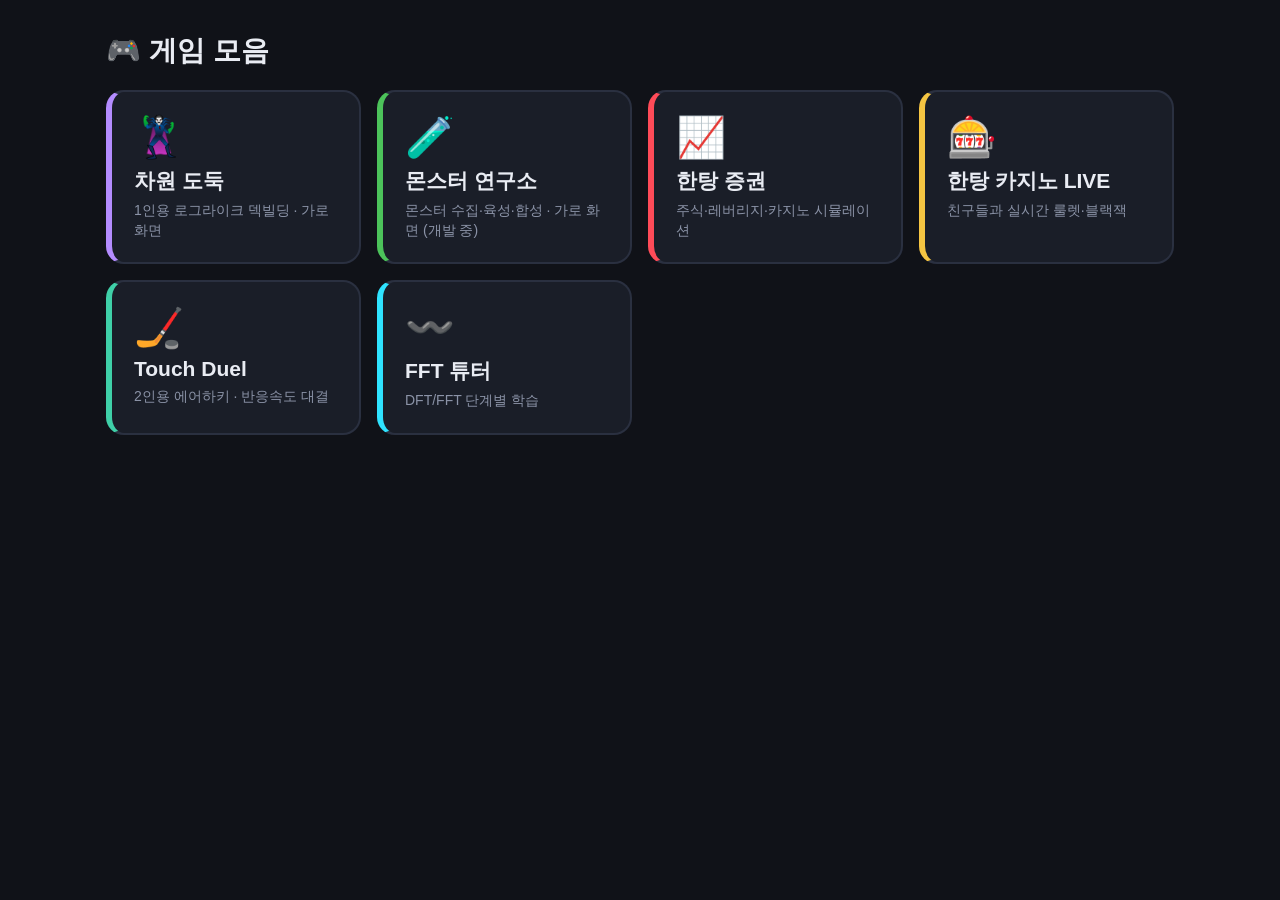
<file: index.html>
<!DOCTYPE html>
<html lang="ko">
<head>
<meta charset="utf-8">
<meta name="viewport" content="width=device-width, initial-scale=1, maximum-scale=1, user-scalable=no, viewport-fit=cover">
<meta name="apple-mobile-web-app-capable" content="yes">
<meta name="theme-color" content="#101218">
<title>게임 모음</title>
<style>
  :root { --bg: #101218; --card: #1a1e28; --line: #2a3040; --text: #e9ecf3; --muted: #8b93a7; }
  * { box-sizing: border-box; -webkit-tap-highlight-color: transparent; touch-action: manipulation; }
  html, body { margin: 0; min-height: 100%; background: var(--bg); color: var(--text);
    font-family: -apple-system, BlinkMacSystemFont, "Apple SD Gothic Neo", "Noto Sans KR", sans-serif;
    -webkit-user-select: none; user-select: none; }
  main { max-width: 1100px; margin: 0 auto;
    padding: max(24px, env(safe-area-inset-top)) max(16px, env(safe-area-inset-right)) 32px max(16px, env(safe-area-inset-left)); }
  h1 { font-size: 28px; margin: 8px 0 20px; }
  .grid { display: grid; grid-template-columns: repeat(auto-fill, minmax(240px, 1fr)); gap: 16px; }
  a.game { display: flex; flex-direction: column; gap: 6px; padding: 22px; min-height: 150px;
    background: var(--card); border: 2px solid var(--line); border-left: 6px solid var(--c);
    border-radius: 18px; color: inherit; text-decoration: none; }
  a.game:active { transform: scale(0.98); }
  .icon { font-size: 40px; }
  .name { font-size: 21px; font-weight: 800; }
  .desc { font-size: 14px; color: var(--muted); line-height: 1.4; }
</style>
</head>
<body>
<main>
  <h1>🎮 게임 모음</h1>
  <div class="grid">
    <a class="game" style="--c:#b48cff" href="dimension-thief/">
      <span class="icon">🦹</span><span class="name">차원 도둑</span>
      <span class="desc">1인용 로그라이크 덱빌딩 · 가로 화면</span></a>
    <a class="game" style="--c:#4cc35a" href="monster-lab/">
      <span class="icon">🧪</span><span class="name">몬스터 연구소</span>
      <span class="desc">몬스터 수집·육성·합성 · 가로 화면 (개발 중)</span></a>
    <a class="game" style="--c:#ff4b58" href="hantang/">
      <span class="icon">📈</span><span class="name">한탕 증권</span>
      <span class="desc">주식·레버리지·카지노 시뮬레이션</span></a>
    <a class="game" style="--c:#f5c542" href="hantang/casino.html">
      <span class="icon">🎰</span><span class="name">한탕 카지노 LIVE</span>
      <span class="desc">친구들과 실시간 룰렛·블랙잭</span></a>
    <a class="game" style="--c:#3fd0a8" href="air-hockey/">
      <span class="icon">🏒</span><span class="name">Touch Duel</span>
      <span class="desc">2인용 에어하키 · 반응속도 대결</span></a>
    <a class="game" style="--c:#2fe3ff" href="fft/step1.html">
      <span class="icon">〰️</span><span class="name">FFT 튜터</span>
      <span class="desc">DFT/FFT 단계별 학습</span></a>
  </div>
</main>
</body>
</html>
</file>
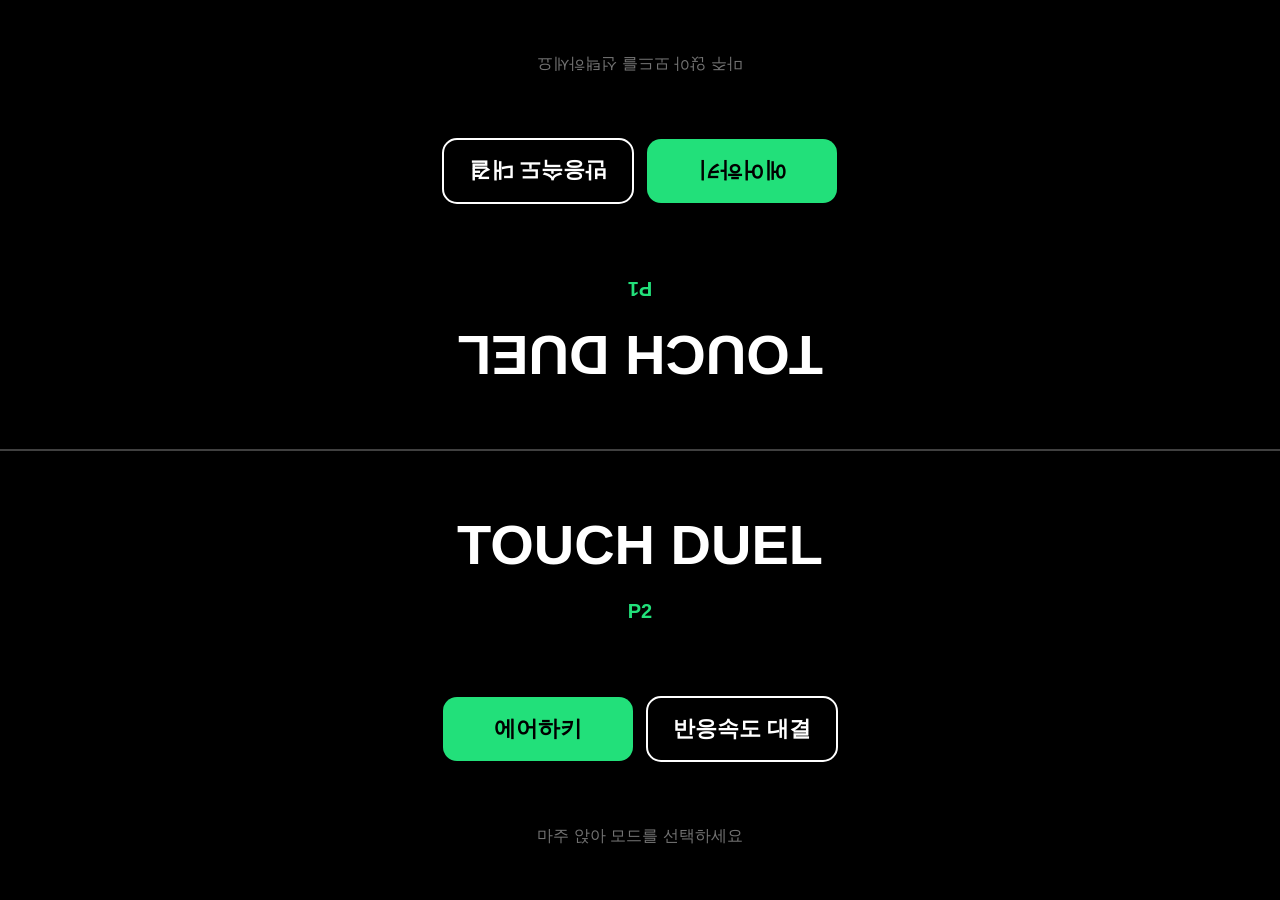
<file: air-hockey/index.html>
<!DOCTYPE html>
<html lang="ko">
<head>
<meta charset="utf-8">
<meta name="viewport" content="width=device-width, initial-scale=1, maximum-scale=1, minimum-scale=1, user-scalable=no, viewport-fit=cover">
<meta name="apple-mobile-web-app-capable" content="yes">
<meta name="mobile-web-app-capable" content="yes">
<meta name="apple-mobile-web-app-status-bar-style" content="black-translucent">
<meta name="format-detection" content="telephone=no">
<meta name="theme-color" content="#000000">
<title>Touch Duel</title>
<style>
  html, body {
    margin: 0; padding: 0;
    width: 100%; height: 100%;
    overflow: hidden;
    background: #000;
    /* 스크롤·확대·바운스 방지 */
    position: fixed; inset: 0;
    overscroll-behavior: none;
    touch-action: none;
    /* 길게 누르기 메뉴·텍스트 선택·탭 하이라이트 방지 */
    -webkit-user-select: none; user-select: none;
    -webkit-touch-callout: none;
    -webkit-tap-highlight-color: transparent;
    -webkit-text-size-adjust: none;
  }
  canvas { display: block; width: 100%; height: 100%; touch-action: none; }
</style>
</head>
<body>
<canvas id="c"></canvas>
<script>
'use strict';

/* =========================================================
   설정
   ========================================================= */
const ACCENT = '#22e07a';          // 유일한 강조색 (반응속도 모드의 "초록색"도 이 색)
const FG = '#ffffff';
const BG = '#000000';
const FONT = '-apple-system, BlinkMacSystemFont, "Apple SD Gothic Neo", "Helvetica Neue", sans-serif';
const HOCKEY_WIN = 7;

/* =========================================================
   캔버스 & 리사이즈
   ========================================================= */
const canvas = document.getElementById('c');
const ctx = canvas.getContext('2d', { alpha: false });
let W = 0, H = 0, DPR = 1;

function resize() {
  const nw = window.innerWidth, nh = window.innerHeight;
  if (nw === 0 || nh === 0) return;
  // 고해상도 화면은 2배까지만 (그 이상은 60fps 유지에 부담)
  DPR = Math.min(window.devicePixelRatio || 1, 2);
  canvas.width = Math.round(nw * DPR);
  canvas.height = Math.round(nh * DPR);
  ctx.setTransform(DPR, 0, 0, DPR, 0, 0);
  const oldW = W, oldH = H;
  W = nw; H = nh;
  if (oldW && oldH && app.scene && app.scene.resize) {
    app.scene.resize(W / oldW, H / oldH);
  }
}
window.addEventListener('resize', resize);
window.addEventListener('orientationchange', () => { resize(); setTimeout(resize, 250); });
if (window.visualViewport) window.visualViewport.addEventListener('resize', resize);

/* =========================================================
   효과음 (Web Audio API로 즉석 생성)
   ========================================================= */
let ac = null;
function ensureAudio() {
  try {
    if (!ac) {
      const AC = window.AudioContext || window.webkitAudioContext;
      if (!AC) return;
      ac = new AC();
      // iOS 잠금 해제용 무음 버퍼 1회 재생
      const b = ac.createBuffer(1, 1, 22050);
      const s = ac.createBufferSource();
      s.buffer = b; s.connect(ac.destination); s.start(0);
    }
    if (ac.state === 'suspended') ac.resume();
  } catch (e) { /* 오디오 불가 환경은 무시 */ }
}
function tone(freq, dur, type = 'sine', vol = 0.2, freqEnd = null, delay = 0) {
  if (!ac || ac.state !== 'running') return;
  const t0 = ac.currentTime + delay;
  const o = ac.createOscillator();
  const g = ac.createGain();
  o.type = type;
  o.frequency.setValueAtTime(freq, t0);
  if (freqEnd) o.frequency.exponentialRampToValueAtTime(freqEnd, t0 + dur);
  g.gain.setValueAtTime(0.0001, t0);
  g.gain.exponentialRampToValueAtTime(vol, t0 + 0.005);
  g.gain.exponentialRampToValueAtTime(0.0001, t0 + dur);
  o.connect(g); g.connect(ac.destination);
  o.start(t0); o.stop(t0 + dur + 0.02);
}
const sfx = {
  tap()  { tone(660, 0.06, 'triangle', 0.15); },
  hit(p) { tone(300 + 500 * p, 0.07, 'triangle', 0.12 + 0.2 * p, 150 + 200 * p); }, // p: 0~1 세기
  wall() { tone(180, 0.05, 'square', 0.05); },
  goal() { tone(523, 0.12, 'square', 0.12); tone(784, 0.22, 'square', 0.12, null, 0.11); },
  win()  { [523, 659, 784, 1047].forEach((f, i) => tone(f, 0.18, 'triangle', 0.18, null, i * 0.1)); },
};

/* =========================================================
   공통 UI 헬퍼
   - 화면을 가로로 반 나눠 아래쪽은 P2(정방향), 위쪽은 P1(180° 회전)로 그린다.
   - "로컬 좌표": 각 플레이어 기준 반쪽 화면. y=0 이 중앙선, y=H/2 가 자기 앞쪽 가장자리.
   ========================================================= */
function halfH() { return H / 2; }

// fn(who, w, h) 를 두 반쪽에 각각 그린다. who: 0=P1(위), 1=P2(아래)
function mirrored(fn) {
  ctx.save(); ctx.translate(0, H / 2); fn(1, W, H / 2); ctx.restore();
  ctx.save(); ctx.translate(W, H / 2); ctx.rotate(Math.PI); fn(0, W, H / 2); ctx.restore();
}
// 화면 좌표 → 해당 플레이어의 로컬 좌표
function toLocal(x, y) {
  return y >= H / 2 ? { who: 1, x, y: y - H / 2 } : { who: 0, x: W - x, y: H / 2 - y };
}

function font(size, weight = 600) { return `${weight} ${Math.round(size)}px ${FONT}`; }
function text(str, x, y, size, color = FG, weight = 600, align = 'center') {
  ctx.font = font(size, weight);
  ctx.fillStyle = color;
  ctx.textAlign = align;
  ctx.textBaseline = 'middle';
  ctx.fillText(str, x, y);
}
function roundRect(x, y, w, h, r) {
  ctx.beginPath();
  ctx.moveTo(x + r, y);
  ctx.arcTo(x + w, y, x + w, y + h, r);
  ctx.arcTo(x + w, y + h, x, y + h, r);
  ctx.arcTo(x, y + h, x, y, r);
  ctx.arcTo(x, y, x + w, y, r);
  ctx.closePath();
}

// 로컬 좌표 기준 버튼 한 줄 배치
function buttonRow(defs, yCenter) {
  const n = defs.length, gap = 14;
  const bw = Math.min((W - 40 - gap * (n - 1)) / n, 190);
  const bh = Math.min(halfH() * 0.17, 64);
  const total = n * bw + (n - 1) * gap;
  const x0 = (W - total) / 2;
  return defs.map((d, i) => ({ ...d, x: x0 + i * (bw + gap), y: yCenter - bh / 2, w: bw, h: bh }));
}
function drawButtons(btns) {
  for (const b of btns) {
    roundRect(b.x, b.y, b.w, b.h, Math.min(14, b.h / 3));
    if (b.primary) { ctx.fillStyle = ACCENT; ctx.fill(); }
    else { ctx.lineWidth = 2; ctx.strokeStyle = FG; ctx.stroke(); }
    text(b.label, b.x + b.w / 2, b.y + b.h / 2 + 1, Math.min(b.h * 0.38, 22), b.primary ? BG : FG);
  }
}
function hitButton(btns, lx, ly) {
  for (const b of btns) if (lx >= b.x && lx <= b.x + b.w && ly >= b.y && ly <= b.y + b.h) return b;
  return null;
}

// 중앙선 위 왼쪽 끝의 일시정지 버튼 (180° 대칭 아이콘이라 양쪽 모두 읽힘)
function pauseBtn() { const r = Math.max(22, Math.min(W, H) * 0.035); return { x: r + 10, y: H / 2, r }; }
function drawPauseBtn(color = FG, bg = BG) {
  const p = pauseBtn();
  ctx.beginPath(); ctx.arc(p.x, p.y, p.r, 0, Math.PI * 2);
  ctx.fillStyle = bg; ctx.fill();
  ctx.lineWidth = 2; ctx.strokeStyle = color; ctx.stroke();
  const bw = p.r * 0.2, bh = p.r * 0.8;
  ctx.fillStyle = color;
  ctx.fillRect(p.x - bw * 1.6, p.y - bh / 2, bw, bh);
  ctx.fillRect(p.x + bw * 0.6, p.y - bh / 2, bw, bh);
}
function hitPauseBtn(x, y) {
  const p = pauseBtn();
  return Math.hypot(x - p.x, y - p.y) <= p.r + 12; // 손가락용 여유 12px
}

/* =========================================================
   앱 상태 (장면 전환, 일시정지, 게임 종료 오버레이)
   ========================================================= */
const app = {
  scene: null,
  paused: false,
  over: null,      // 게임 종료 시 { winner, t, lines:[[P1줄],[P2줄]] }
};
function setScene(s) {
  app.scene = s; app.paused = false; app.over = null;
  s.enter();
}
function endGame(winner, lines) {
  app.over = { winner, t: performance.now(), lines: lines || [[], []] };
  sfx.win();
}

const pauseButtons = () => buttonRow([
  { id: 'resume', label: '계속', primary: true },
  { id: 'restart', label: '재시작' },
  { id: 'menu', label: '메뉴' },
], halfH() * 0.62);

const overButtons = () => buttonRow([
  { id: 'restart', label: '다시 하기', primary: true },
  { id: 'menu', label: '메뉴' },
], halfH() * 0.72);

function drawPauseOverlay() {
  ctx.fillStyle = 'rgba(0,0,0,0.82)';
  ctx.fillRect(0, 0, W, H);
  const btns = pauseButtons();
  mirrored((who, w, h) => {
    text('일시정지', w / 2, h * 0.3, Math.min(h * 0.14, 44), FG, 700);
    drawButtons(btns);
  });
}
function drawOverOverlay() {
  ctx.fillStyle = 'rgba(0,0,0,0.85)';
  ctx.fillRect(0, 0, W, H);
  const btns = overButtons();
  const o = app.over;
  mirrored((who, w, h) => {
    const won = o.winner === who;
    text(won ? '승리' : '패배', w / 2, h * 0.22, Math.min(h * 0.2, 72), won ? ACCENT : FG, 800);
    const lines = o.lines[who] || [];
    lines.forEach((l, i) => text(l, w / 2, h * 0.4 + i * Math.min(h * 0.08, 30), Math.min(h * 0.065, 22), 'rgba(255,255,255,0.75)', 500));
    drawButtons(btns);
  });
}

/* =========================================================
   메뉴 화면 (양쪽 모두에서 읽고 누를 수 있게 대칭으로 그림)
   ========================================================= */
const Menu = {
  enter() {},
  buttons() {
    return buttonRow([
      { id: 'hockey', label: '에어하키', primary: true },
      { id: 'reaction', label: '반응속도 대결' },
    ], halfH() * 0.62);
  },
  update() {},
  draw(now) {
    ctx.fillStyle = BG; ctx.fillRect(0, 0, W, H);
    ctx.fillStyle = 'rgba(255,255,255,0.25)';
    ctx.fillRect(0, H / 2 - 1, W, 2);
    const btns = this.buttons();
    mirrored((who, w, h) => {
      text('TOUCH DUEL', w / 2, h * 0.22, Math.min(h * 0.13, w * 0.1, 56), FG, 800);
      text(who === 0 ? 'P1' : 'P2', w / 2, h * 0.36, Math.min(h * 0.06, 20), ACCENT, 700);
      drawButtons(btns);
      text('마주 앉아 모드를 선택하세요', w / 2, h * 0.86, Math.min(h * 0.05, 16), 'rgba(255,255,255,0.45)', 500);
    });
  },
  down(id, x, y) {
    const l = toLocal(x, y);
    const b = hitButton(this.buttons(), l.x, l.y);
    if (!b) return;
    sfx.tap();
    if (b.id === 'hockey') setScene(Hockey);
    else if (b.id === 'reaction') setScene(Reaction);
  },
  move() {}, up() {},
};

/* =========================================================
   모드 1: 에어하키
   ---------------------------------------------------------
   좌표계: 화면 픽셀. P1(index 0)은 위쪽 절반, P2(index 1)는 아래쪽 절반.
   P1은 위쪽 골대를 지키고, 퍽이 위쪽 골대로 들어가면 P2 득점.

   [충돌 처리 요약]
   1) 서브스텝: 한 프레임 동안 퍽/말렛의 이동 거리를 퍽 반지름의 절반 이하로
      잘게 나눠 여러 번 적분한다. 빠른 퍽이 말렛·벽을 뚫고 지나가는
      "터널링"을 막기 위함. 말렛 위치도 서브스텝마다 이전→현재 위치를 보간.
   2) 퍽↔말렛 (원-원): 중심 거리 < r+R 이면 충돌.
      - 위치 보정: 퍽을 충돌 법선 n 방향으로 딱 맞닿는 위치까지 밀어낸다.
        말렛은 손가락이 붙잡고 있으므로 "무한 질량"으로 보고 퍽만 움직인다.
      - 속도 반사: 상대속도 v_rel = v_puck − v_mallet 의 법선 성분 vn 이
        서로 가까워지는 방향(vn < 0)일 때만 v_puck −= (1+e)·vn·n.
        → 말렛이 빠르게 휘두를수록 vn 이 커져 퍽이 더 세게 튕겨 나간다.
   3) 퍽↔벽: 좌우 벽, 위아래 벽(골 입구 제외)을 넘으면 벽 안으로 되돌리고
      해당 축 속도를 반전 후 반발계수 e_wall 을 곱한다.
   4) 퍽↔골대 기둥: 골 입구 양 끝을 "점"으로 보고 원-점 충돌을 처리
      (모서리에 걸친 퍽이 자연스럽게 튕기도록).
   5) 끼임 방지: 벽 보정 후에도 퍽과 말렛이 겹쳐 있으면(벽과 말렛 사이에
      낀 경우) 이번엔 말렛을 뒤로 밀어낸다.
   이후 매 프레임 마찰로 지수 감속하고, 최대 속도를 넘지 않게 자른다.
   ========================================================= */
const PUCK_E = 0.9;       // 말렛 반발계수
const WALL_E = 0.88;      // 벽 반발계수
const FRICTION = 0.45;    // 초당 감속 계수 (v *= e^(-k·dt))

const Hockey = {
  enter() {
    this.score = [0, 0];
    this.layout();
    this.mallets = [0, 1].map(i => {
      const x = W / 2, y = i === 0 ? H * 0.12 : H * 0.88;
      return { x, y, px: x, py: y, tx: x, ty: y, vx: 0, vy: 0, tid: null };
    });
    this.puck = { x: W / 2, y: H / 2, vx: 0, vy: 0 };
    this.resetPuck(-1);
    this.goalT = 0;         // 득점 연출 남은 시간
    this.lastScorer = -1;
    this.flash = [0, 0];    // 득점 하이라이트
    this.sndHit = 0; this.sndWall = 0;
  },
  layout() {
    const u = Math.min(W, H);
    this.u = u;
    this.R = u * 0.072;                              // 말렛 반지름
    this.r = u * 0.036;                              // 퍽 반지름
    this.goalW = Math.min(W * 0.42, u * 0.42);       // 골 입구 너비
    this.maxV = u * 4.2;                             // 퍽 최대 속도 (px/s)
    this.malletMaxV = u * 10;                        // 말렛 최대 이동 속도 (px/s)
  },
  goalX0() { return (W - this.goalW) / 2; },
  goalX1() { return (W + this.goalW) / 2; },
  resize(sx, sy) {
    const p = this.puck;
    p.x *= sx; p.y *= sy;
    for (const m of this.mallets) {
      m.x *= sx; m.y *= sy; m.px *= sx; m.py *= sy; m.tx *= sx; m.ty *= sy;
    }
    this.layout();
    this.mallets.forEach((m, i) => {
      const c = this.clampMallet(i, m.x, m.y); m.x = m.px = c.x; m.y = m.py = c.y;
      const t = this.clampMallet(i, m.tx, m.ty); m.tx = t.x; m.ty = t.y;
    });
    p.x = Math.min(Math.max(p.x, this.r), W - this.r);
  },
  resetPuck(conceder) {
    const p = this.puck;
    p.x = W / 2;
    p.y = conceder === 0 ? H * 0.25 : conceder === 1 ? H * 0.75 : H / 2;
    p.vx = 0; p.vy = 0;
  },
  // 말렛은 자기 영역(반쪽) 안에서만
  clampMallet(i, x, y) {
    const R = this.R;
    const y0 = i === 0 ? R : H / 2 + R;
    const y1 = i === 0 ? H / 2 - R : H - R;
    return { x: Math.min(Math.max(x, R), W - R), y: Math.min(Math.max(y, y0), y1) };
  },

  /* ---------- 입력 ---------- */
  down(id, x, y) {
    const i = y < H / 2 ? 0 : 1;        // 터치한 쪽 영역의 말렛
    const m = this.mallets[i];
    if (m.tid !== null) return;          // 이미 다른 손가락이 잡고 있음
    m.tid = id;
    const c = this.clampMallet(i, x, y);
    // 잡는 순간 말렛을 손가락 위치로 순간이동 (속도 0 처리 → 순간이동 강타 방지)
    m.x = m.px = m.tx = c.x; m.y = m.py = m.ty = c.y;
    sfx.tap();
  },
  move(id, x, y) {
    this.mallets.forEach((m, i) => {
      if (m.tid !== id) return;
      const c = this.clampMallet(i, x, y);
      m.tx = c.x; m.ty = c.y;
    });
  },
  up(id) {
    for (const m of this.mallets) if (m.tid === id) m.tid = null;
  },

  /* ---------- 물리 ---------- */
  update(dt, now) {
    const p = this.puck, r = this.r, R = this.R;
    this.flash[0] = Math.max(0, this.flash[0] - dt);
    this.flash[1] = Math.max(0, this.flash[1] - dt);

    // 말렛: 손가락 목표 위치로 이동 (한 프레임 최대 이동량 제한)
    let maxMove = 0;
    for (const m of this.mallets) {
      m.px = m.x; m.py = m.y;
      let dx = m.tx - m.x, dy = m.ty - m.y;
      const d = Math.hypot(dx, dy), lim = this.malletMaxV * dt;
      if (d > lim) { dx *= lim / d; dy *= lim / d; }
      m.x += dx; m.y += dy;
      m.vx = dx / dt; m.vy = dy / dt;
      maxMove = Math.max(maxMove, Math.hypot(dx, dy));
    }

    // 득점 연출 중: 퍽은 골 안쪽으로 미끄러지기만 하고 충돌 없음
    if (this.goalT > 0) {
      p.x += p.vx * dt; p.y += p.vy * dt;
      this.goalT -= dt;
      if (this.goalT <= 0) {
        const s = this.score;
        if (s[0] >= HOCKEY_WIN || s[1] >= HOCKEY_WIN) {
          const w = s[0] > s[1] ? 0 : 1;
          endGame(w, [[`${s[0]} : ${s[1]}`], [`${s[1]} : ${s[0]}`]]);
        } else {
          this.resetPuck(1 - this.lastScorer); // 실점한 쪽에서 서브
        }
      }
      return;
    }

    // [1] 서브스텝 수 결정: 퍽/말렛이 한 스텝에 r/2 이상 움직이지 않도록
    const travel = Math.max(Math.hypot(p.vx, p.vy) * dt, maxMove);
    const n = Math.min(24, Math.max(1, Math.ceil(travel / (r * 0.5))));
    const h = dt / n;

    for (let s = 1; s <= n; s++) {
      const t = s / n;
      p.x += p.vx * h;
      p.y += p.vy * h;

      // [2] 퍽 ↔ 말렛
      for (let i = 0; i < 2; i++) {
        const m = this.mallets[i];
        const mx = m.px + (m.x - m.px) * t;   // 이 서브스텝 시점의 말렛 위치
        const my = m.py + (m.y - m.py) * t;
        let dx = p.x - mx, dy = p.y - my;
        let d = Math.hypot(dx, dy);
        const minD = r + R;
        if (d < minD) {
          if (d < 1e-6) { dx = 0; dy = i === 0 ? 1 : -1; d = 1; }
          const nx = dx / d, ny = dy / d;
          // 위치 보정: 퍽만 밀어냄
          p.x = mx + nx * minD;
          p.y = my + ny * minD;
          // 속도 반사: 접근 중일 때만
          const vn = (p.vx - m.vx) * nx + (p.vy - m.vy) * ny;
          if (vn < 0) {
            p.vx -= (1 + PUCK_E) * vn * nx;
            p.vy -= (1 + PUCK_E) * vn * ny;
            const power = Math.min(1, -vn / this.maxV);
            if (now - this.sndHit > 60) { sfx.hit(power); this.sndHit = now; }
          }
        }
      }

      // [3][4] 벽·골대 기둥
      const scored = this.collideWalls(now);

      // [5] 벽과 말렛 사이에 낀 경우 말렛을 밀어냄
      for (let i = 0; i < 2; i++) {
        const m = this.mallets[i];
        const dx = m.x - p.x, dy = m.y - p.y, d = Math.hypot(dx, dy);
        if (d < r + R && d > 1e-6) {
          const c = this.clampMallet(i, p.x + dx / d * (r + R), p.y + dy / d * (r + R));
          m.x = c.x; m.y = c.y;
        }
      }

      if (scored >= 0) { this.onGoal(scored); break; }
    }

    // 마찰(지수 감속) + 최대 속도 제한
    const f = Math.exp(-FRICTION * dt);
    p.vx *= f; p.vy *= f;
    const sp = Math.hypot(p.vx, p.vy);
    if (sp > this.maxV) { p.vx *= this.maxV / sp; p.vy *= this.maxV / sp; }
    if (sp < 2) { p.vx = 0; p.vy = 0; }
  },

  // 반환값: 득점한 플레이어 index, 없으면 -1
  collideWalls(now) {
    const p = this.puck, r = this.r;
    const gx0 = this.goalX0(), gx1 = this.goalX1();
    const inMouth = p.x > gx0 && p.x < gx1;
    let bounced = false;

    // 좌우 벽
    if (p.x < r) { p.x = r; p.vx = Math.abs(p.vx) * WALL_E; bounced = true; }
    else if (p.x > W - r) { p.x = W - r; p.vx = -Math.abs(p.vx) * WALL_E; bounced = true; }

    // 위아래 벽 (골 입구 구간은 통과)
    if (!inMouth) {
      if (p.y < r) { p.y = r; p.vy = Math.abs(p.vy) * WALL_E; bounced = true; }
      else if (p.y > H - r) { p.y = H - r; p.vy = -Math.abs(p.vy) * WALL_E; bounced = true; }
    }

    // 골대 기둥 4개 (원-점 충돌)
    const posts = [[gx0, 0], [gx1, 0], [gx0, H], [gx1, H]];
    for (const [qx, qy] of posts) {
      const dx = p.x - qx, dy = p.y - qy, d = Math.hypot(dx, dy);
      if (d < r && d > 1e-6) {
        const nx = dx / d, ny = dy / d;
        p.x = qx + nx * r; p.y = qy + ny * r;
        const vn = p.vx * nx + p.vy * ny;
        if (vn < 0) { p.vx -= (1 + WALL_E) * vn * nx; p.vy -= (1 + WALL_E) * vn * ny; bounced = true; }
      }
    }

    if (bounced && now - this.sndWall > 50) { sfx.wall(); this.sndWall = now; }

    // 퍽 중심이 골라인을 넘으면 득점
    if (p.y < 0) return 1;       // 위쪽 골대 → P2 득점
    if (p.y > H) return 0;       // 아래쪽 골대 → P1 득점
    return -1;
  },

  onGoal(scorer) {
    this.score[scorer]++;
    this.lastScorer = scorer;
    this.flash[scorer] = 1.0;
    this.goalT = 1.1;
    sfx.goal();
  },

  /* ---------- 그리기 ---------- */
  draw(now) {
    const r = this.r, R = this.R, p = this.puck;
    ctx.fillStyle = BG; ctx.fillRect(0, 0, W, H);

    // 득점한 쪽 반쪽을 강조색으로 살짝 물들임
    for (let i = 0; i < 2; i++) {
      if (this.flash[i] > 0) {
        ctx.globalAlpha = this.flash[i] * 0.22;
        ctx.fillStyle = ACCENT;
        ctx.fillRect(0, i === 0 ? 0 : H / 2, W, H / 2);
        ctx.globalAlpha = 1;
      }
    }

    // 링크 라인
    ctx.strokeStyle = 'rgba(255,255,255,0.22)';
    ctx.lineWidth = 2;
    ctx.beginPath(); ctx.moveTo(0, H / 2); ctx.lineTo(W, H / 2); ctx.stroke();
    ctx.beginPath(); ctx.arc(W / 2, H / 2, this.u * 0.12, 0, Math.PI * 2); ctx.stroke();
    ctx.beginPath(); ctx.arc(W / 2, 0, this.goalW * 0.55, 0, Math.PI); ctx.stroke();
    ctx.beginPath(); ctx.arc(W / 2, H, this.goalW * 0.55, Math.PI, Math.PI * 2); ctx.stroke();

    // 벽 테두리
    ctx.strokeStyle = 'rgba(255,255,255,0.5)';
    ctx.lineWidth = 4;
    ctx.strokeRect(0, 0, W, H);
    // 골 입구 (강조색)
    const gx0 = this.goalX0();
    ctx.fillStyle = BG;
    ctx.fillRect(gx0, 0, this.goalW, 4);
    ctx.fillRect(gx0, H - 4, this.goalW, 4);
    ctx.fillStyle = ACCENT;
    ctx.fillRect(gx0, 0, this.goalW, 6);
    ctx.fillRect(gx0, H - 6, this.goalW, 6);

    // 점수 (위쪽은 180° 회전 → 각자 자기 방향에서 읽힘)
    const s = this.score;
    mirrored((who, w, h) => {
      const size = Math.min(h * 0.22, this.u * 0.13);
      const hl = this.flash[who] > 0;
      text(String(s[who]), w - size * 0.7, size * 0.75, size, hl ? ACCENT : 'rgba(255,255,255,0.55)', 800);
      if (this.goalT > 0 && this.lastScorer === who) {
        text('GOAL', w / 2, h * 0.5, Math.min(h * 0.25, 90), ACCENT, 900);
      }
    });

    // 퍽
    ctx.fillStyle = ACCENT;
    ctx.beginPath(); ctx.arc(p.x, p.y, r, 0, Math.PI * 2); ctx.fill();

    // 말렛
    for (const m of this.mallets) {
      ctx.fillStyle = FG;
      ctx.beginPath(); ctx.arc(m.x, m.y, R, 0, Math.PI * 2); ctx.fill();
      ctx.strokeStyle = BG; ctx.lineWidth = Math.max(2, R * 0.08);
      ctx.beginPath(); ctx.arc(m.x, m.y, R * 0.55, 0, Math.PI * 2); ctx.stroke();
      if (m.tid !== null) {
        ctx.fillStyle = BG;
        ctx.beginPath(); ctx.arc(m.x, m.y, R * 0.18, 0, Math.PI * 2); ctx.fill();
      }
    }

    drawPauseBtn();
  },
};

/* =========================================================
   모드 2: 반응속도 대결 (5판 3선승)
   ---------------------------------------------------------
   상태 흐름: pre(라운드 표시, 터치 무시) → wait(1~4초 무작위, 터치하면 부정출발)
             → go(화면이 강조색=초록, 먼저 자기 쪽 터치한 사람 승) → result → 다음 라운드
   반응 시간 = 터치 이벤트 시각 − 초록 화면을 그리기 시작한 프레임 시각 (ms).
   (화면 갱신 지연 때문에 실제보다 최대 1프레임 ≈ 16ms 크게 나올 수 있음 — 양쪽에 동일하게 적용)
   ========================================================= */
const REACTION_WIN = 3;

const Reaction = {
  enter() {
    this.score = [0, 0];
    this.best = [null, null];
    this.round = 0;
    this.nextRound();
  },
  nextRound() {
    this.round++;
    this.state = 'pre';
    this.timer = 1.2;
    this.result = null;
  },
  onPause() {},
  onResume() {
    // 대기/초록 도중에 멈췄다면 공정하게 이번 라운드를 다시 진행
    if (this.state === 'wait' || this.state === 'go' || this.state === 'pre') { this.round--; this.nextRound(); }
  },
  resize() {},
  update(dt, now) {
    if (this.state === 'pre') {
      this.timer -= dt;
      if (this.timer <= 0) {
        this.state = 'wait';
        this.goAt = now + 1000 + Math.random() * 3000; // 1~4초 무작위
      }
    } else if (this.state === 'wait') {
      if (now >= this.goAt) {
        this.state = 'go';
        this.goTime = now;
        tone(1320, 0.08, 'sine', 0.2);
      }
    } else if (this.state === 'result') {
      this.timer -= dt;
      if (this.timer <= 0) {
        const s = this.score;
        if (s[0] >= REACTION_WIN || s[1] >= REACTION_WIN) {
          const w = s[0] > s[1] ? 0 : 1;
          const bestLine = i => `최고 반응  ${this.best[i] != null ? this.best[i] + ' ms' : '—'}`;
          endGame(w, [
            [`${s[0]} : ${s[1]}`, bestLine(0)],
            [`${s[1]} : ${s[0]}`, bestLine(1)],
          ]);
        } else {
          this.nextRound();
        }
      }
    }
  },
  down(id, x, y) {
    const who = y < H / 2 ? 0 : 1;
    const now = eventNow; // 같은 터치 이벤트의 손가락들은 같은 시각으로 판정
    if (this.state === 'wait') {
      // 부정출발: 상대에게 점수
      this.score[1 - who]++;
      this.result = { type: 'foul', by: who, winner: 1 - who };
      this.state = 'result';
      this.timer = 2.0;
      tone(120, 0.35, 'sawtooth', 0.15, 70);
    } else if (this.state === 'go') {
      const ms = Math.max(0, Math.round(now - this.goTime));
      this.score[who]++;
      const times = [null, null]; times[who] = ms;
      this.result = { type: 'win', winner: who, times };
      if (this.best[who] == null || ms < this.best[who]) this.best[who] = ms;
      this.state = 'result';
      this.timer = 2.2;
      sfx.goal();
    } else if (this.state === 'result' && this.result.type === 'win') {
      // 진 쪽의 반응 시간도 참고용으로 표시
      const r = this.result;
      if (who !== r.winner && r.times[who] == null) {
        r.times[who] = Math.round(now - this.goTime);
        sfx.tap();
      }
    }
  },
  move() {}, up() {},

  draw(now) {
    const go = this.state === 'go';
    ctx.fillStyle = go ? ACCENT : BG;
    ctx.fillRect(0, 0, W, H);

    // 결과: 승자 쪽 반쪽을 강조색으로 옅게
    const r = this.result;
    if (this.state === 'result' && r) {
      ctx.globalAlpha = 0.18;
      ctx.fillStyle = ACCENT;
      ctx.fillRect(0, r.winner === 0 ? 0 : H / 2, W, H / 2);
      ctx.globalAlpha = 1;
    }

    const ink = go ? BG : FG;
    ctx.fillStyle = go ? 'rgba(0,0,0,0.35)' : 'rgba(255,255,255,0.25)';
    ctx.fillRect(0, H / 2 - 1, W, 2);

    const u = Math.min(W, H);
    mirrored((who, w, h) => {
      // 점수 + 3선승 점
      const ss = Math.min(h * 0.12, u * 0.07);
      text(String(this.score[who]), w - ss * 0.9, ss * 0.9, ss, go ? BG : 'rgba(255,255,255,0.6)', 800);
      for (let i = 0; i < REACTION_WIN; i++) {
        ctx.beginPath();
        ctx.arc(w - ss * 1.9 - i * ss * 0.45, ss * 0.9, ss * 0.13, 0, Math.PI * 2);
        if (i < this.score[who]) { ctx.fillStyle = go ? BG : ACCENT; ctx.fill(); }
        else { ctx.lineWidth = 1.5; ctx.strokeStyle = go ? BG : 'rgba(255,255,255,0.4)'; ctx.stroke(); }
      }

      const big = Math.min(h * 0.2, u * 0.12), mid = Math.min(h * 0.08, u * 0.045);
      const cy = h * 0.5;
      if (this.state === 'pre') {
        text(`ROUND ${this.round}`, w / 2, cy - big * 0.3, big * 0.6, FG, 800);
        text('준비…', w / 2, cy + big * 0.5, mid, 'rgba(255,255,255,0.6)', 500);
      } else if (this.state === 'wait') {
        text('기다리세요', w / 2, cy - big * 0.2, big * 0.6, FG, 800);
        text('초록색이 되면 자기 쪽을 터치!', w / 2, cy + big * 0.5, mid, 'rgba(255,255,255,0.55)', 500);
      } else if (go) {
        text('터치!', w / 2, cy, big * 1.2, BG, 900);
      } else if (this.state === 'result' && r) {
        if (r.type === 'win') {
          const won = r.winner === who;
          text(won ? '승리' : '패배', w / 2, cy - big * 0.55, big * 0.7, won ? ACCENT : FG, 800);
          const t = r.times[who];
          const label = t == null ? '—' : won ? `${t} ms` : `${t} ms (+${t - r.times[r.winner]})`;
          text(label, w / 2, cy + big * 0.35, won ? big * 0.75 : big * 0.45, won ? FG : 'rgba(255,255,255,0.6)', 700);
        } else {
          const fouled = r.by === who;
          text(fouled ? '부정출발!' : '상대 부정출발', w / 2, cy - big * 0.2, big * 0.6, fouled ? FG : ACCENT, 800);
          text(fouled ? '상대에게 1점' : '+1점', w / 2, cy + big * 0.5, mid, 'rgba(255,255,255,0.6)', 500);
        }
      }
    });

    drawPauseBtn(ink, go ? ACCENT : BG);
  },
};

/* =========================================================
   입력 (멀티터치: touch.identifier 로 손가락을 각각 추적)
   ========================================================= */
function onDown(id, x, y) {
  ensureAudio();
  const s = app.scene;
  if (s === Menu) { s.down(id, x, y); return; }

  if (app.over) {
    if (performance.now() - app.over.t < 700) return; // 연타로 인한 오작동 방지
    const l = toLocal(x, y);
    const b = hitButton(overButtons(), l.x, l.y);
    if (b) { sfx.tap(); b.id === 'restart' ? setScene(s) : setScene(Menu); }
    return;
  }
  if (app.paused) {
    const l = toLocal(x, y);
    const b = hitButton(pauseButtons(), l.x, l.y);
    if (!b) return;
    sfx.tap();
    if (b.id === 'resume') { app.paused = false; s.onResume && s.onResume(); }
    else if (b.id === 'restart') setScene(s);
    else setScene(Menu);
    return;
  }
  if (hitPauseBtn(x, y)) {
    sfx.tap();
    app.paused = true;
    s.onPause && s.onPause();
    return;
  }
  s.down(id, x, y);
}
function onMove(id, x, y) { if (!app.paused && !app.over) app.scene.move(id, x, y); }
function onUp(id) { app.scene.up(id); }

let eventNow = 0;
function eachTouch(e, fn) {
  eventNow = performance.now();
  const rect = canvas.getBoundingClientRect();
  for (let i = 0; i < e.changedTouches.length; i++) {
    const t = e.changedTouches[i];
    fn(t.identifier, t.clientX - rect.left, t.clientY - rect.top);
  }
}
const opt = { passive: false };
// preventDefault 로 스크롤·핀치줌·더블탭 줌·길게 누르기를 모두 차단
canvas.addEventListener('touchstart',  e => { e.preventDefault(); eachTouch(e, onDown); }, opt);
canvas.addEventListener('touchmove',   e => { e.preventDefault(); eachTouch(e, onMove); }, opt);
canvas.addEventListener('touchend',    e => { e.preventDefault(); ensureAudio(); eachTouch(e, id => onUp(id)); }, opt);
canvas.addEventListener('touchcancel', e => { e.preventDefault(); eachTouch(e, id => onUp(id)); }, opt);
// 캔버스 밖(노치 영역 등)까지 전역 차단
['touchstart', 'touchmove', 'touchend'].forEach(t => document.addEventListener(t, e => e.preventDefault(), opt));
['gesturestart', 'gesturechange', 'gestureend', 'contextmenu', 'dblclick', 'selectstart']
  .forEach(t => document.addEventListener(t, e => e.preventDefault(), opt));

// 데스크톱 테스트용 마우스 (터치 기기에서는 위 preventDefault 로 호환 마우스 이벤트가 안 생김)
let mouseDown = false;
canvas.addEventListener('mousedown', e => { mouseDown = true; eventNow = performance.now(); onDown('mouse', e.clientX, e.clientY); });
window.addEventListener('mousemove', e => { if (mouseDown) onMove('mouse', e.clientX, e.clientY); });
window.addEventListener('mouseup', () => { if (mouseDown) { mouseDown = false; onUp('mouse'); } });

// 앱이 백그라운드로 가면 자동 일시정지
document.addEventListener('visibilitychange', () => {
  if (document.hidden && app.scene !== Menu && !app.over && !app.paused) {
    app.paused = true;
    app.scene.onPause && app.scene.onPause();
  }
});

/* =========================================================
   메인 루프 (requestAnimationFrame, 60fps)
   ========================================================= */
let last = 0;
function frame(ts) {
  // 프레임 간격이 길어져도(탭 전환 등) 물리가 폭주하지 않게 dt 상한
  const dt = last ? Math.min((ts - last) / 1000, 1 / 30) : 1 / 60;
  last = ts;
  const s = app.scene;
  if (!app.paused && !app.over && dt > 0) s.update(dt, ts);
  s.draw(ts);
  if (app.over) drawOverOverlay();
  else if (app.paused) drawPauseOverlay();
  requestAnimationFrame(frame);
}

resize();
setScene(Menu);
requestAnimationFrame(frame);
</script>
</body>
</html>
</file>
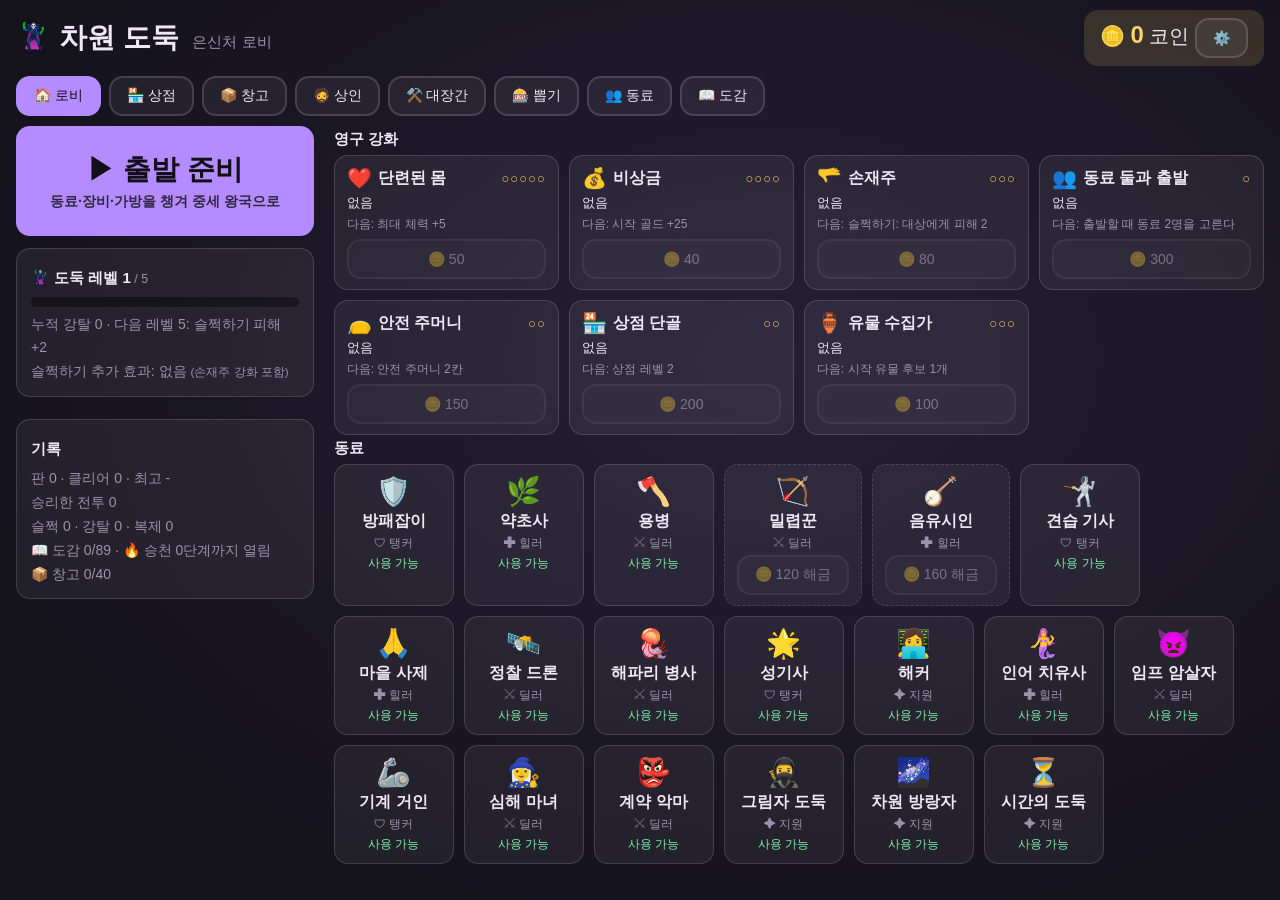
<file: dimension-thief/index.html>
<!DOCTYPE html>
<html lang="ko">
<head>
<meta charset="utf-8">
<meta name="viewport" content="width=device-width, initial-scale=1, maximum-scale=1, minimum-scale=1, user-scalable=no, viewport-fit=cover">
<meta name="apple-mobile-web-app-capable" content="yes">
<meta name="mobile-web-app-capable" content="yes">
<meta name="apple-mobile-web-app-status-bar-style" content="black-translucent">
<meta name="format-detection" content="telephone=no">
<meta name="theme-color" content="#15131c">
<title>차원 도둑</title>
<link rel="stylesheet" href="css/style.css">
</head>
<body>
<div id="app">
  <header id="topbar"></header>
  <main id="field">
    <section id="left">
      <div id="synergy"></div>
      <div id="allies"></div>
      <div id="log"></div>
    </section>
    <div id="vs">⚔</div>
    <section id="enemies"></section>
  </main>
  <div id="hint"></div>
  <footer id="bottom">
    <div id="energy"></div>
    <div id="hand"></div>
    <div id="side">
      <div id="piles"></div>
      <div id="endturn"></div>
    </div>
  </footer>
</div>
<div id="banner"></div>
<div id="fx"></div>
<div id="overlay"></div>
<div id="rotate"><div>📱↻<br>가로 화면으로 돌려 주세요</div></div>

<!-- 데이터 -->
<script src="data/config.js"></script>
<script src="data/dimensions.js"></script>
<script src="data/statuses.js"></script>
<script src="data/cards.js"></script>
<script src="data/enemies.js"></script>
<script src="data/player.js"></script>
<script src="data/encounters.js"></script>
<script src="data/companions.js"></script>
<script src="data/events.js"></script>
<script src="data/upgrades.js"></script>
<script src="data/items.js"></script>
<script src="data/relics.js"></script>
<script src="data/secrets.js"></script>
<!-- 로직 -->
<script src="js/rng.js"></script>
<script src="js/effects.js"></script>
<script src="js/cards.js"></script>
<script src="js/state.js"></script>
<script src="js/deck.js"></script>
<script src="js/items.js"></script>
<script src="js/gacha.js"></script>
<script src="js/abilities.js"></script>
<script src="js/synergy.js"></script>
<script src="js/relics.js"></script>
<script src="js/party.js"></script>
<script src="js/ai.js"></script>
<script src="js/enemy.js"></script>
<script src="js/combat.js"></script>
<script src="js/reward.js"></script>
<script src="js/map.js"></script>
<script src="js/run.js"></script>
<script src="js/lobby.js"></script>
<script src="js/save.js"></script>
<script src="js/sound.js"></script>
<script src="js/fx.js"></script>
<script src="js/ui.js"></script>
<script src="js/main.js"></script>
</body>
</html>
</file>
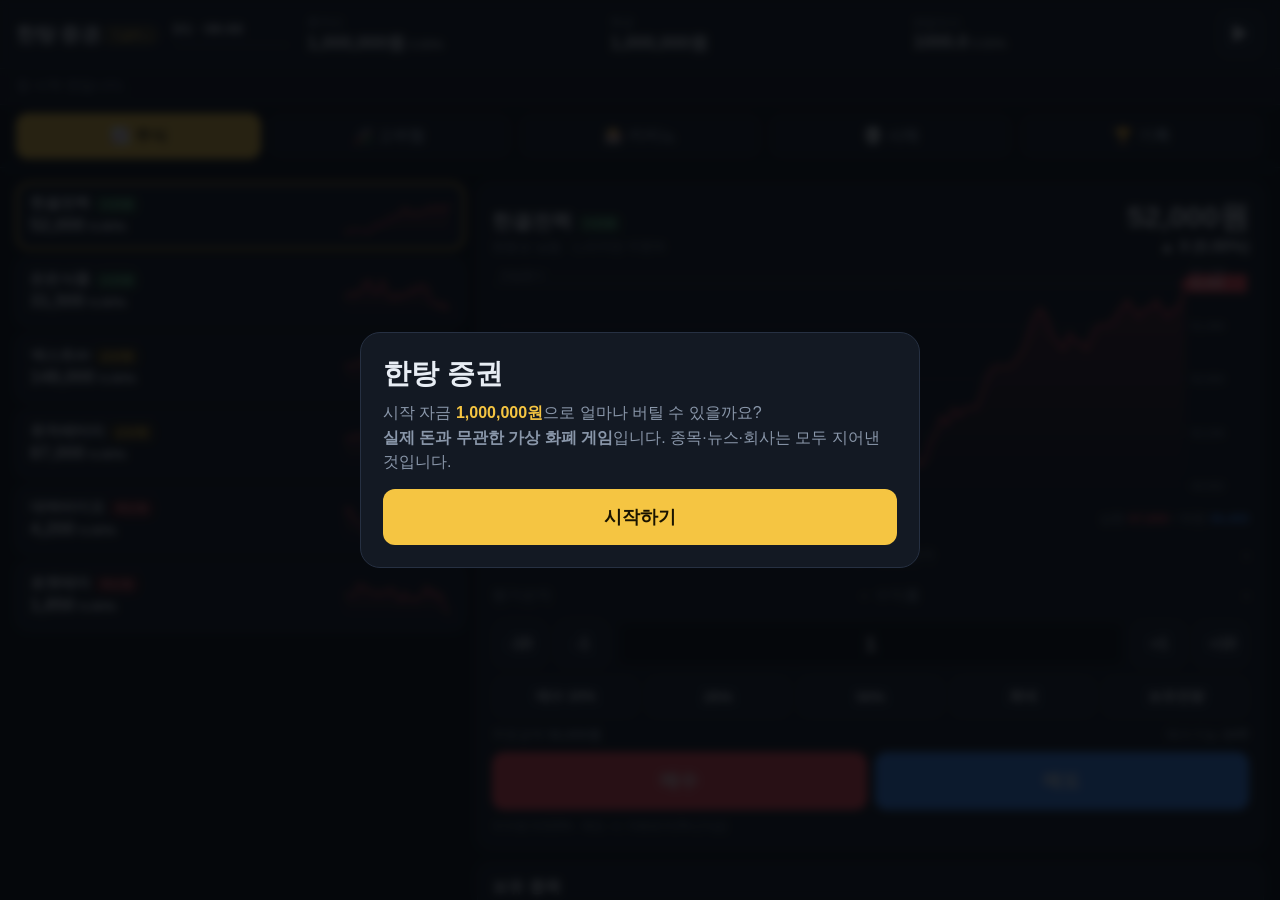
<file: hantang/index.html>
<!DOCTYPE html>
<html lang="ko">
<head>
<meta charset="utf-8">
<meta name="viewport" content="width=device-width, initial-scale=1, maximum-scale=1, user-scalable=no, viewport-fit=cover">
<meta name="apple-mobile-web-app-capable" content="yes">
<meta name="apple-mobile-web-app-status-bar-style" content="black-translucent">
<meta name="theme-color" content="#0a0d13">
<meta name="color-scheme" content="dark">
<title>한탕 증권</title>
<style>
:root{
  --bg:#0a0d13; --panel:#131923; --panel2:#1a2230; --line:#263042;
  --text:#e8edf4; --muted:#8a97aa;
  --up:#ff4b58; --up-bg:rgba(255,75,88,.15);
  --down:#3b8cff; --down-bg:rgba(59,140,255,.15);
  --gold:#f5c542; --warn:#ffb020; --ok:#2ecc71;
  --r:14px;
  color-scheme:dark;
}
*{box-sizing:border-box;-webkit-tap-highlight-color:transparent}
html,body{margin:0;height:100%;background:var(--bg);color:var(--text);
  font-family:-apple-system,BlinkMacSystemFont,"Apple SD Gothic Neo","Noto Sans KR","Malgun Gothic",sans-serif;
  touch-action:manipulation;-webkit-text-size-adjust:100%;overscroll-behavior:none}
body{-webkit-user-select:none;user-select:none;-webkit-touch-callout:none}
input{-webkit-user-select:text;user-select:text}
b,.num{font-variant-numeric:tabular-nums}
.up{color:var(--up)} .down{color:var(--down)} .muted{color:var(--muted)} .gold{color:var(--gold)}
.hidden{display:none!important}

#app{display:flex;flex-direction:column;height:100vh;height:100dvh;
  padding:env(safe-area-inset-top) env(safe-area-inset-right) 0 env(safe-area-inset-left)}

/* ---------- 헤더 ---------- */
header{display:grid;grid-template-columns:auto auto 1fr 1fr 1fr auto;gap:10px 16px;align-items:center;
  padding:10px 16px;background:var(--panel);border-bottom:1px solid var(--line)}
.brand{font-weight:800;font-size:20px;letter-spacing:-.5px;white-space:nowrap}
.brand .tag{font-size:11px;font-weight:600;color:var(--gold);border:1px solid var(--gold);border-radius:6px;padding:1px 5px;margin-left:4px;vertical-align:middle}
.clock{min-width:118px}
.clock .t{font-weight:700;font-size:15px;white-space:nowrap}
.bar{height:6px;background:var(--panel2);border-radius:3px;margin-top:5px;overflow:hidden}
.bar i{display:block;height:100%;width:0;background:var(--gold);transition:width .9s linear}
.kpi{min-width:0}
.kpi label{display:block;font-size:12px;color:var(--muted)}
.kpi b{font-size:18px;white-space:nowrap}
.kpi small{font-size:12px;margin-left:4px;white-space:nowrap}
@media (max-width:820px){
  header{grid-template-columns:1fr 1fr auto;}
  .brand{grid-column:1/2} .clock{grid-column:2/3}
  #btnPause{grid-column:3/4;grid-row:1}
}

#ticker{padding:8px 16px;font-size:14px;background:#0f141d;border-bottom:1px solid var(--line);
  white-space:nowrap;overflow:hidden;text-overflow:ellipsis;min-height:36px}

nav#tabs{display:flex;gap:6px;padding:8px 16px;background:var(--bg);border-bottom:1px solid var(--line);overflow-x:auto}
nav#tabs button{flex:1;min-width:80px;min-height:46px;border:0;border-radius:12px;background:var(--panel);color:var(--muted);font-size:16px;font-weight:700}
nav#tabs button.on{background:var(--gold);color:#1a1400}

main{flex:1;overflow-y:auto;-webkit-overflow-scrolling:touch;padding:14px 16px calc(28px + env(safe-area-inset-bottom))}
.tab{display:none}.tab.on{display:block}

/* ---------- 공통 컴포넌트 ---------- */
.card{background:var(--panel);border:1px solid var(--line);border-radius:var(--r);padding:14px}
.card h3{margin:0 0 10px;font-size:16px}
.btn{min-height:48px;padding:0 16px;border:0;border-radius:12px;background:var(--panel2);color:var(--text);font-size:16px;font-weight:700}
.btn:active{filter:brightness(1.3)}
.btn:disabled{opacity:.35}
.btn.icon{min-width:48px;padding:0;font-size:20px}
.btn.buy{background:var(--up);color:#fff}
.btn.sell{background:var(--down);color:#fff}
.btn.gold{background:var(--gold);color:#1a1400}
.btn.ghost{background:transparent;border:1px solid var(--line)}
.row{display:flex;gap:8px;align-items:center}
.row>*{flex:1}
.grid2{display:grid;grid-template-columns:1fr 1fr;gap:8px}
.badge{display:inline-block;font-size:11px;font-weight:700;padding:2px 6px;border-radius:6px;vertical-align:middle}
.b-stable{background:#1f3b2c;color:#6fe3a0}.b-growth{background:#3a2f12;color:#f5c542}.b-bomb{background:#43161b;color:#ff7b86}
.kv{display:flex;justify-content:space-between;padding:6px 0;border-bottom:1px dashed var(--line);font-size:15px}
.kv:last-child{border-bottom:0}
table{width:100%;border-collapse:collapse;font-size:14px}
th,td{padding:9px 6px;text-align:right;border-bottom:1px solid var(--line);white-space:nowrap}
th:first-child,td:first-child{text-align:left}
th{color:var(--muted);font-weight:600;font-size:12px}

/* ---------- 주식 탭 ---------- */
.stock-layout{display:grid;grid-template-columns:1fr;gap:12px}
.stock-list{display:grid;grid-template-columns:repeat(3,1fr);gap:8px}
@media (max-width:600px){.stock-list{grid-template-columns:repeat(2,1fr)}}
@media (orientation:landscape) and (min-width:900px){
  .stock-layout{grid-template-columns:minmax(300px,36%) 1fr}
  .stock-list{grid-template-columns:1fr}
  .side-col{position:sticky;top:0;align-self:start}
}
.scard{background:var(--panel);border:2px solid var(--line);border-radius:var(--r);padding:10px 12px;position:relative}
.scard.sel{border-color:var(--gold)}
.scard .nm{font-weight:700;font-size:15px;white-space:nowrap;overflow:hidden;text-overflow:ellipsis}
.scard .pr{font-size:18px;font-weight:800;margin-top:4px}
.scard .ch{font-size:13px;font-weight:600}
.scard canvas{width:100%;height:34px;display:block;margin-top:6px}
.scard .lim{position:absolute;top:8px;right:8px;font-size:11px;font-weight:800;padding:2px 5px;border-radius:5px}
.lim.u{background:var(--up);color:#fff}.lim.d{background:var(--down);color:#fff}
@media (orientation:landscape) and (min-width:900px){
  .scard{display:grid;grid-template-columns:1fr 110px;grid-template-rows:auto auto;column-gap:10px}
  .scard canvas{grid-column:2;grid-row:1/3;height:44px;margin:0;align-self:center}
}
.detail-head{display:flex;justify-content:space-between;align-items:flex-end;gap:10px;flex-wrap:wrap}
.detail-head .big{font-size:30px;font-weight:800}
#chart{width:100%;height:240px;display:block;margin-top:8px}
@media (orientation:landscape) and (max-height:700px){#chart{height:190px}}
.trade{margin-top:12px;display:grid;gap:8px}
.qty{display:grid;grid-template-columns:56px 56px 1fr 56px 56px;gap:6px}
.qty input{min-height:48px;border-radius:12px;border:1px solid var(--line);background:var(--bg);color:var(--text);font-size:20px;font-weight:700;text-align:center;width:100%}
.pcts{display:grid;grid-template-columns:repeat(5,1fr);gap:6px}
.pcts .btn{min-height:42px;font-size:14px;padding:0}
.trade-info{display:flex;justify-content:space-between;font-size:13px;color:var(--muted);flex-wrap:wrap;gap:4px}
.news-list{max-height:320px;overflow-y:auto}
.news-item{padding:8px 0;border-bottom:1px solid var(--line);font-size:14px;line-height:1.4}
.news-item .tm{color:var(--muted);font-size:12px;margin-right:6px}
.news-item.rumor{color:var(--warn)}
.news-item.true{color:var(--up)}.news-item.fake{color:var(--down)}

/* ---------- 오버레이 / 토스트 ---------- */
.overlay{position:fixed;inset:0;background:rgba(5,7,11,.86);display:flex;align-items:center;justify-content:center;z-index:50;padding:16px;
  -webkit-backdrop-filter:blur(4px);backdrop-filter:blur(4px)}
.modal{background:var(--panel);border:1px solid var(--line);border-radius:20px;padding:22px;width:min(560px,100%);max-height:92vh;overflow-y:auto}
.modal h1{margin:0 0 6px;font-size:28px}
.modal p{color:var(--muted);line-height:1.55;margin:8px 0}
#haltOv{background:rgba(40,10,10,.55);pointer-events:none}
#haltOv .modal{text-align:center;border-color:var(--up);width:auto}
#haltOv .cd{font-size:56px;font-weight:900;color:var(--up)}
#toasts{position:fixed;left:50%;transform:translateX(-50%);top:calc(env(safe-area-inset-top) + 10px);z-index:60;display:flex;flex-direction:column;gap:8px;width:min(520px,calc(100% - 32px));pointer-events:none}
.toast{background:rgba(30,39,53,.96);border:1px solid var(--line);border-left:5px solid var(--gold);border-radius:12px;padding:9px 12px;font-size:14px;font-weight:600;box-shadow:0 6px 24px rgba(0,0,0,.5);animation:tin .25s ease-out}
.toast.up{border-left-color:var(--up)}.toast.down{border-left-color:var(--down)}.toast.warn{border-left-color:var(--warn)}
@keyframes tin{from{opacity:0;transform:translateY(-10px)}to{opacity:1;transform:none}}
.house{margin-top:14px;padding:16px;border-radius:16px;background:linear-gradient(135deg,#3a1015,#2a0c10);border:2px solid var(--up);text-align:center}
.house .v{font-size:34px;font-weight:900;color:#ff6b76}
.stat-grid .kv b{font-size:16px}
.rec-list{font-size:14px}

/* ---------- 고위험 탭 ---------- */
.risk-layout{display:grid;gap:12px;grid-template-columns:1fr}
@media (orientation:landscape) and (min-width:900px){
  .risk-layout{grid-template-columns:1fr 1fr;align-items:start}
  .risk-layout .span2{grid-row:span 2}
}
.chips{display:flex;gap:6px;overflow-x:auto;padding-bottom:4px;-webkit-overflow-scrolling:touch}
.chip{flex:0 0 auto;min-height:50px;padding:6px 12px;border-radius:12px;border:2px solid var(--line);background:var(--panel2);color:var(--text);font-size:14px;font-weight:700;text-align:left;line-height:1.25}
.chip small{display:block;font-size:12px;font-weight:600}
.chip.on{border-color:var(--gold)}
.seg{display:grid;grid-auto-flow:column;grid-auto-columns:1fr;gap:6px;margin-top:8px}
.seg button{min-height:48px;border-radius:12px;border:0;background:var(--panel2);color:var(--muted);font-size:16px;font-weight:800;padding:0}
.seg button.on{background:var(--gold);color:#1a1400}
.seg.dir button.on[data-v="1"]{background:var(--up);color:#fff}
.seg.dir button.on[data-v="-1"]{background:var(--down);color:#fff}
.amt{display:grid;gap:6px;margin-top:8px}
.amt input{min-height:50px;border-radius:12px;border:1px solid var(--line);background:var(--bg);color:var(--text);font-size:20px;font-weight:700;text-align:center;width:100%}
.pcts4{display:grid;grid-template-columns:repeat(4,1fr);gap:6px}
.pcts4 .btn{min-height:42px;font-size:14px;padding:0}
canvas.mini{width:100%;height:150px;display:block;margin-top:8px}
.big-btn{width:100%;min-height:56px;font-size:18px;margin-top:8px}
.pos{display:grid;grid-template-columns:1fr auto auto;gap:4px 10px;align-items:center;padding:10px 0;border-bottom:1px solid var(--line)}
.pos .sub{font-size:12px;color:var(--muted)}
.btn.sm{min-height:44px;font-size:14px;padding:0 14px}
.hp{height:5px;border-radius:3px;background:var(--panel2);overflow:hidden;grid-column:1/-1}
.hp i{display:block;height:100%;transition:width .5s}
.coin-row{display:grid;grid-template-columns:1fr 96px;gap:8px;align-items:center;padding:8px 10px;border-radius:12px;border:2px solid transparent;background:var(--panel2);margin-bottom:6px}
.coin-row.on{border-color:var(--gold)}
.coin-row canvas{width:96px;height:34px;display:block}
.coin-row.rug{opacity:.55}
.note{font-size:12px;color:var(--muted);margin-top:6px;line-height:1.5}
.empty{color:var(--muted);font-size:14px;padding:10px 0}

/* ---------- 카지노 탭 ---------- */
.subnav{display:grid;grid-template-columns:repeat(4,1fr);gap:6px}
.subnav button{min-height:52px;border-radius:12px;border:0;background:var(--panel);color:var(--muted);font-size:16px;font-weight:800}
.subnav button.on{background:var(--panel2);color:var(--gold);box-shadow:inset 0 -3px 0 var(--gold)}
.betbar{display:grid;grid-template-columns:1.3fr repeat(4,1fr);gap:6px;align-items:end}
.betbar input{min-height:52px;border-radius:12px;border:1px solid var(--line);background:var(--bg);color:var(--gold);font-size:22px;font-weight:800;text-align:center;width:100%}
.betbar .btn{min-height:52px;font-size:14px;padding:0}
.betbar2{display:grid;grid-template-columns:repeat(3,1fr);gap:6px;margin-top:6px}
.betbar2 .btn{min-height:44px;font-size:14px}
@media (max-width:600px){.betbar{grid-template-columns:1fr 1fr}.betbar input{grid-column:1/-1}}
.cas{margin-top:12px}
.cas-grid{display:grid;grid-template-columns:1fr;gap:14px}
@media (orientation:landscape) and (min-width:900px){.cas-grid{grid-template-columns:minmax(280px,40%) 1fr;align-items:start}}
#wheel{width:100%;max-width:340px;aspect-ratio:1;display:block;margin:0 auto}
.rl-res{text-align:center;font-size:15px;margin-top:6px;min-height:22px}
.rl-opts{display:grid;grid-template-columns:repeat(3,1fr);gap:6px}
.rl-opts button,.numgrid button{border:2px solid transparent;border-radius:10px;font-weight:800;color:#fff}
.rl-opts button{min-height:48px;font-size:15px;background:var(--panel2)}
.numgrid{display:grid;grid-template-columns:repeat(13,1fr);gap:4px;margin-top:8px}
.numgrid button{min-height:42px;font-size:14px;padding:0}
.numgrid .z{grid-row:1/4;background:#12803c}
.nR{background:#b3202c}.nB{background:#20242c}
.rl-opts button.on,.numgrid button.on{border-color:var(--gold);box-shadow:0 0 0 2px var(--gold) inset}
.reels{display:grid;grid-template-columns:repeat(3,1fr);gap:10px;max-width:460px;margin:0 auto}
.reel{aspect-ratio:1;border-radius:18px;background:linear-gradient(#0c1018,#1d2533 50%,#0c1018);border:2px solid var(--line);display:flex;align-items:center;justify-content:center;font-size:clamp(44px,9vw,84px)}
.reel.win{border-color:var(--gold);box-shadow:0 0 18px rgba(245,197,66,.5)}
.paytable{display:grid;grid-template-columns:1fr 1fr;gap:2px 16px;font-size:14px;margin-top:10px}
.paytable div{display:flex;justify-content:space-between;padding:4px 0;border-bottom:1px dashed var(--line)}
.bj-area{min-height:120px}
.bj-cards{display:flex;gap:6px;flex-wrap:wrap;margin:6px 0}
.pcard{width:62px;height:88px;border-radius:9px;background:#f6f3ea;color:#161616;display:flex;flex-direction:column;justify-content:space-between;padding:5px 7px;font-weight:800;font-size:20px;box-shadow:0 3px 8px rgba(0,0,0,.4)}
.pcard .s{align-self:flex-end;font-size:26px}
.pcard.red{color:#c1121f}
.pcard.back{background:repeating-linear-gradient(45deg,#8a1722,#8a1722 6px,#6a0f18 6px,#6a0f18 12px);border:3px solid #f6f3ea}
.bj-hand{padding:8px;border-radius:12px;border:2px solid transparent}
.bj-hand.act{border-color:var(--gold)}
.bj-actions{display:grid;grid-template-columns:repeat(5,1fr);gap:6px;margin-top:10px}
.bj-actions .btn{min-height:58px}
.bj-msg{font-size:18px;font-weight:800;text-align:center;min-height:28px;margin-top:8px}
.lotto-grid{display:grid;grid-template-columns:repeat(9,1fr);gap:5px;margin-top:8px}
.lotto-grid button{min-height:44px;border-radius:50%;aspect-ratio:1;border:0;background:var(--panel2);color:var(--text);font-weight:800;font-size:15px;padding:0}
.lotto-grid button.on{background:var(--gold);color:#1a1400}
.balls{display:flex;gap:6px;flex-wrap:wrap;align-items:center}
.ball{width:40px;height:40px;border-radius:50%;display:flex;align-items:center;justify-content:center;font-weight:900;color:#111;font-size:16px}
.ball.hit{outline:3px solid #fff}
</style>
</head>
<body>
<div id="app">
  <header>
    <div class="brand">한탕 증권<span class="tag">가상머니</span></div>
    <div class="clock"><div class="t"><span id="hDay">D1</span> · <span id="hTime">09:00</span></div><div class="bar"><i id="hBar"></i></div></div>
    <div class="kpi"><label>총자산</label><b id="hNet">-</b><small id="hNetPct"></small></div>
    <div class="kpi"><label>현금</label><b id="hCash">-</b><small id="hDebt" class="down"></small></div>
    <div class="kpi"><label>한탕지수</label><b id="hIdx">-</b><small id="hIdxPct"></small></div>
    <button id="btnPause" class="btn icon" aria-label="일시정지">⏸</button>
  </header>
  <div id="ticker" class="muted">장 시작 전입니다.</div>
  <nav id="tabs">
    <button data-tab="stock" class="on">📈 주식</button>
    <button data-tab="risk">🎢 고위험</button>
    <button data-tab="casino">🎰 카지노</button>
    <button data-tab="loan">💀 사채</button>
    <button data-tab="record">🏆 기록</button>
  </nav>
  <main>
    <!-- ===== 주식 탭 ===== -->
    <section id="tab-stock" class="tab on">
      <div class="stock-layout">
        <div class="side-col">
          <div class="stock-list" id="stockList"></div>
        </div>
        <div style="display:grid;gap:12px">
          <div class="card" id="detail">
            <div class="detail-head">
              <div>
                <div><b id="dName" style="font-size:20px"></b> <span id="dBadge" class="badge"></span></div>
                <div class="muted" id="dDesc" style="font-size:13px;margin-top:3px"></div>
              </div>
              <div style="text-align:right">
                <div class="big" id="dPrice"></div>
                <div id="dChange" style="font-weight:700"></div>
              </div>
            </div>
            <canvas id="chart"></canvas>
            <div class="trade-info" style="margin-top:6px">
              <span>전일종가 <b id="dPrev"></b></span>
              <span>상한 <b class="up" id="dHi"></b> / 하한 <b class="down" id="dLo"></b></span>
            </div>
            <div class="trade">
              <div class="grid2" style="font-size:14px">
                <div class="kv"><span class="muted">보유</span><b id="dHold">0주</b></div>
                <div class="kv"><span class="muted">평균단가</span><b id="dAvg">-</b></div>
                <div class="kv"><span class="muted">평가손익</span><b id="dPnl">-</b></div>
                <div class="kv"><span class="muted">수익률</span><b id="dRet">-</b></div>
              </div>
              <div class="qty">
                <button class="btn" data-q="-10">-10</button>
                <button class="btn" data-q="-1">-1</button>
                <input id="qty" type="text" inputmode="numeric" pattern="[0-9]*" value="1" aria-label="수량">
                <button class="btn" data-q="1">+1</button>
                <button class="btn" data-q="10">+10</button>
              </div>
              <div class="pcts">
                <button class="btn" data-p="0.1">매수 10%</button>
                <button class="btn" data-p="0.25">25%</button>
                <button class="btn" data-p="0.5">50%</button>
                <button class="btn" data-p="1">최대</button>
                <button class="btn" data-p="hold">보유전량</button>
              </div>
              <div class="trade-info"><span>주문금액 <b id="dOrder">0원</b></span><span>매수가능 <b id="dCanBuy">0주</b></span></div>
              <div class="row">
                <button class="btn buy" id="btnBuy" style="min-height:58px;font-size:19px">매수</button>
                <button class="btn sell" id="btnSell" style="min-height:58px;font-size:19px">매도</button>
              </div>
              <div class="muted" style="font-size:12px">수수료 0.015% · 매도 시 거래세 0.2% (가상)</div>
            </div>
          </div>
          <div class="card">
            <h3>보유 종목</h3>
            <div style="overflow-x:auto"><table id="holdTable"></table></div>
          </div>
          <div class="card">
            <h3>뉴스 · 찌라시</h3>
            <div class="news-list" id="newsList"></div>
          </div>
        </div>
      </div>
    </section>

    <!-- ===== 고위험 탭 ===== -->
    <section id="tab-risk" class="tab">
      <div class="risk-layout">
        <div class="card span2" id="levCard">
          <h3>⚡ 레버리지 <span class="muted" style="font-size:12px;font-weight:500">손실이 증거금을 넘으면 강제 청산</span></h3>
          <div class="chips" id="levStocks"></div>
          <canvas id="levChart" class="mini"></canvas>
          <div class="seg dir" id="levDir"><button data-v="1">롱 ▲ 상승에 베팅</button><button data-v="-1">숏 ▼ 하락에 베팅</button></div>
          <div class="seg" id="levL"><button data-v="1">1x</button><button data-v="2">2x</button><button data-v="5">5x</button><button data-v="10">10x</button><button data-v="50">50x</button><button data-v="100">100x</button></div>
          <div class="amt">
            <input id="levAmt" type="text" inputmode="numeric" pattern="[0-9]*" value="0" aria-label="증거금">
            <div class="pcts4" data-amt="levAmt"><button class="btn" data-p="0.1">10%</button><button class="btn" data-p="0.25">25%</button><button class="btn" data-p="0.5">50%</button><button class="btn" data-p="1">최대</button></div>
          </div>
          <div class="trade-info" style="margin-top:8px"><span>포지션 규모 <b id="levSize">-</b></span><span>청산가 <b id="levLiq">-</b></span><span>수수료 <b id="levFee">-</b></span></div>
          <button class="btn gold big-btn" id="btnLevOpen">포지션 열기</button>
          <div class="note">수수료: 포지션 규모의 0.05% (열 때·닫을 때). 100배면 증거금의 5%씩 나갑니다.</div>
          <h3 style="margin-top:14px">내 포지션</h3>
          <div id="levPos"></div><div class="empty" id="levEmpty">열린 포지션이 없습니다</div>
        </div>

        <div class="card" id="coinCard">
          <h3>🐸 밈코인 <span class="muted" style="font-size:12px;font-weight:500">매 초 0.4% 확률로 먹튀</span></h3>
          <div id="coinList"></div><div class="empty" id="coinEmpty">새 코인 상장 대기 중…</div>
          <div id="coinTrade" class="hidden">
            <canvas id="coinChart" class="mini"></canvas>
            <div class="trade-info" style="margin-top:6px"><span>보유 <b id="coinHold">-</b></span><span>평가 <b id="coinVal">-</b></span><span>손익 <b id="coinPnl">-</b></span></div>
            <div class="amt">
              <input id="coinAmt" type="text" inputmode="numeric" pattern="[0-9]*" value="0" aria-label="매수 금액">
              <div class="pcts4" data-amt="coinAmt"><button class="btn" data-p="0.1">10%</button><button class="btn" data-p="0.25">25%</button><button class="btn" data-p="0.5">50%</button><button class="btn" data-p="1">최대</button></div>
            </div>
            <div class="row" style="margin-top:8px">
              <button class="btn buy" id="btnCoinBuy" style="min-height:54px">매수</button>
              <button class="btn sell" id="btnCoinHalf" style="min-height:54px">절반 매도</button>
              <button class="btn sell" id="btnCoinAll" style="min-height:54px">전량 매도</button>
            </div>
            <div class="note">거래 수수료 0.1%. 주식 거래 정지와 무관하게 24시간 거래됩니다.</div>
          </div>
        </div>

        <div class="card" id="optCard">
          <h3>🎯 옵션 베팅 <span class="muted" style="font-size:12px;font-weight:500">30초 뒤 방향 맞히면 1.9배</span></h3>
          <div class="chips" id="optStocks"></div>
          <div class="seg dir" id="optDir"><button data-v="1">▲ 오른다</button><button data-v="-1">▼ 내린다</button></div>
          <div class="amt">
            <input id="optAmt" type="text" inputmode="numeric" pattern="[0-9]*" value="0" aria-label="베팅 금액">
            <div class="pcts4" data-amt="optAmt"><button class="btn" data-p="0.1">10%</button><button class="btn" data-p="0.25">25%</button><button class="btn" data-p="0.5">50%</button><button class="btn" data-p="1">최대</button></div>
          </div>
          <button class="btn gold big-btn" id="btnOpt">베팅하기</button>
          <div class="note">가격이 그대로면 원금 반환. 하우스 엣지 약 5%.</div>
          <div id="optList" style="margin-top:8px"></div>
          <div id="optLog" class="note"></div>
        </div>
      </div>
    </section>

    <!-- ===== 카지노 탭 ===== -->
    <section id="tab-casino" class="tab">
      <div class="subnav" id="casNav"><button data-v="roulette">🎡 룰렛</button><button data-v="slot">🎰 슬롯</button><button data-v="bj">🃏 블랙잭</button><button data-v="lotto">🎟️ 복권</button></div>
      <div class="card" id="casBetBox" style="margin-top:10px">
        <div class="betbar">
          <input id="casBet" type="text" inputmode="numeric" pattern="[0-9]*" value="10000" aria-label="베팅 금액">
          <button class="btn" data-add="10000">+1만</button><button class="btn" data-add="50000">+5만</button>
          <button class="btn" data-add="100000">+10만</button><button class="btn" data-add="500000">+50만</button>
        </div>
        <div class="betbar2"><button class="btn" data-bet="half">½</button><button class="btn" data-bet="all">올인 🔥</button><button class="btn ghost" data-bet="clear">초기화</button></div>
      </div>

      <div class="card cas" id="cas-roulette">
        <div class="cas-grid">
          <div><canvas id="wheel"></canvas><div class="rl-res" id="rlRes">유럽식 룰렛 · 0~36</div></div>
          <div>
            <div class="rl-opts" id="rlOpts">
              <button data-b="red" class="nR">빨강 ×2</button><button data-b="black" class="nB">검정 ×2</button><button data-b="odd">홀 ×2</button>
              <button data-b="even">짝 ×2</button><button data-b="low">1~18 ×2</button><button data-b="high">19~36 ×2</button>
            </div>
            <div class="numgrid" id="numGrid"></div>
            <div class="muted" style="font-size:13px;margin-top:6px">숫자 하나에 걸면 적중 시 ×36 (35:1). 0이 나오면 숫자 0 베팅 외엔 모두 패배.</div>
            <button class="btn gold big-btn" id="btnSpin">스핀</button>
          </div>
        </div>
      </div>

      <div class="card cas hidden" id="cas-slot">
        <div class="reels"><div class="reel" id="reel0">🍒</div><div class="reel" id="reel1">🍋</div><div class="reel" id="reel2">💎</div></div>
        <div class="bj-msg" id="slotMsg">돌려라!</div>
        <button class="btn gold big-btn" id="btnSlot" style="max-width:460px;display:block;margin:8px auto 0">레버 당기기</button>
        <div class="paytable" id="payTable"></div>
        <div class="note">이론 환수율(RTP) 95.05% · 하우스 엣지 4.95%</div>
      </div>

      <div class="card cas hidden" id="cas-bj">
        <div class="bj-area"><div class="muted">딜러 <b id="bjDealerT"></b></div><div class="bj-cards" id="bjDealer"></div></div>
        <div class="bj-area"><div class="muted">플레이어</div><div id="bjHands"></div></div>
        <div class="bj-msg" id="bjMsg">베팅 금액을 정하고 딜을 누르세요</div>
        <div class="bj-actions">
          <button class="btn gold" id="bjDeal">딜</button><button class="btn buy" id="bjHit">히트</button>
          <button class="btn sell" id="bjStand">스탠드</button><button class="btn" id="bjDouble">더블</button><button class="btn" id="bjSplit">스플릿</button>
        </div>
        <div class="note">6덱 · 딜러 소프트17 스탠드 · 블랙잭 3:2 · 스플릿 1회(에이스 스플릿은 한 장만) · 스플릿 후 더블 가능 · 기본전략 기준 하우스 엣지 약 0.45%</div>
      </div>

      <div class="card cas hidden" id="cas-lotto">
        <h3>🎟️ 한탕 로또 6/45 <span class="muted" style="font-size:13px;font-weight:500">1장 5,000원 · 게임일마다 1장 · 장 마감 때 추첨</span></h3>
        <div id="lottoMine"></div>
        <div id="lottoBuy">
          <div class="muted" style="font-size:14px">번호 6개를 고르세요 (<b id="lottoCnt">0</b>/6)</div>
          <div class="lotto-grid" id="lottoGrid"></div>
          <div class="row" style="margin-top:8px"><button class="btn" id="lottoAuto">자동 선택</button><button class="btn ghost" id="lottoClear">지우기</button><button class="btn gold" id="lottoBtn">구매 5,000원</button></div>
        </div>
        <h3 style="margin-top:14px">지난 추첨</h3>
        <div id="lottoLast" class="muted">아직 추첨 결과가 없습니다</div>
        <h3 style="margin-top:14px">당첨금과 확률</h3>
        <table id="lottoTable"></table>
        <div class="note">1~3등은 실제 로또처럼 판매액의 50%를 돌려주는 구조를 기준으로 고정 금액을 정했습니다(기대 회수율 약 50%).</div>
      </div>
    </section>

    <!-- ===== 사채 탭 ===== -->
    <section id="tab-loan" class="tab">
      <div style="display:grid;gap:12px;max-width:820px;margin:0 auto">
        <div class="card" style="border-color:#5a1a20">
          <h3>💀 (주)한방캐피탈 <span class="muted" style="font-size:12px;font-weight:500">가상의 사채업체 · 무서류 즉시 입금</span></h3>
          <div class="grid2">
            <div class="kv"><span class="muted">남은 빚</span><b id="lnBal" class="down">0원</b></div>
            <div class="kv"><span class="muted">하루 이자율(복리)</span><b id="lnRate">-</b></div>
            <div class="kv"><span class="muted">상환 기한</span><b id="lnDue">-</b></div>
            <div class="kv"><span class="muted">대출 가능 한도</span><b id="lnLimit">-</b></div>
          </div>
          <div id="lnWarn" class="note" style="font-size:14px"></div>
        </div>
        <div class="card">
          <h3>빌리기</h3>
          <div class="amt">
            <input id="lnAmt" type="text" inputmode="numeric" pattern="[0-9]*" value="100000" aria-label="대출 금액">
            <div class="pcts4" id="lnChips"><button class="btn" data-v="100000">10만</button><button class="btn" data-v="500000">50만</button><button class="btn" data-v="1000000">100만</button><button class="btn" data-v="max">한도</button></div>
          </div>
          <button class="btn buy big-btn" id="btnBorrow">빌리기</button>
          <div class="note">하루 5% 복리 · 첫 대출일로부터 5일 안에 갚아야 합니다. 연체 하루마다 이자율 +3%p, 연체 3일째 장 마감에 전 재산 압류.</div>
        </div>
        <div class="card">
          <h3>갚기</h3>
          <div class="row"><button class="btn" id="btnRepayHalf">절반 상환</button><button class="btn gold" id="btnRepayAll">전액 상환</button></div>
        </div>
        <div class="card">
          <h3>빚이 불어나는 속도</h3>
          <table id="lnProj"></table>
        </div>
      </div>
    </section>

    <!-- ===== 기록 탭 ===== -->
    <section id="tab-record" class="tab">
      <div style="display:grid;gap:12px;max-width:760px;margin:0 auto">
        <div class="card">
          <h3>역대 기록</h3>
          <div class="kv"><span>최고 자산</span><b class="gold" id="rBest">-</b></div>
          <div class="kv"><span>최장 생존</span><b id="rDays">-</b></div>
          <div class="kv"><span>플레이 횟수</span><b id="rGames">-</b></div>
          <div class="rec-list" id="rHistory"></div>
        </div>
        <div class="card stat-grid">
          <h3>이번 게임 손익</h3>
          <div id="rNow"></div>
        </div>
        <div class="card">
          <h3>게임 규칙</h3>
          <p class="muted" style="line-height:1.6;margin:0">
            · 1게임일 = 실제 60초, 가격은 1초마다 움직입니다 (09:00~15:30 장).<br>
            · 가격제한폭 ±30% (전일 종가 기준). 폭탄형 종목은 주가가 상장가의 8% 아래로 마감하면 상장폐지됩니다.<br>
            · 찌라시는 50% 확률로 진짜입니다. 나머지는 '사실무근' 해명과 함께 반대로 움직입니다.<br>
            · 레버리지: 손실이 증거금에 닿으면 강제 청산. 밈코인: 매 초 0.4% 확률로 먹튀(0원).<br>
            · 옵션: 30초 뒤 방향 적중 시 1.9배, 보합이면 원금 반환.<br>
            · 카지노: 룰렛 엣지 2.70%, 슬롯 4.95%, 블랙잭 약 0.45%(기본전략 기준), 복권 약 50%.<br>
            · 사채: 하루 5% 복리, 5일 기한, 연체 시 이자율 상승, 연체 3일째 압류.<br>
            · 총자산(재산 − 빚)이 0원 이하가 되면 파산입니다.
          </p>
        </div>
        <div class="row">
          <button class="btn ghost" id="btnRetire">은퇴하고 정산하기</button>
        </div>
      </div>
    </section>
  </main>
</div>

<div id="toasts"></div>

<div id="haltOv" class="overlay hidden">
  <div class="modal">
    <div style="font-weight:800;font-size:20px">⛔ 서킷브레이커 발동</div>
    <div class="cd" id="haltCd">10</div>
    <div class="muted">모든 거래가 일시 정지되었습니다</div>
  </div>
</div>

<div id="startOv" class="overlay">
  <div class="modal">
    <h1>한탕 증권</h1>
    <p>시작 자금 <b class="gold">1,000,000원</b>으로 얼마나 버틸 수 있을까요?<br>
      <b>실제 돈과 무관한 가상 화폐 게임</b>입니다. 종목·뉴스·회사는 모두 지어낸 것입니다.</p>
    <p id="startInfo"></p>
    <div style="display:grid;gap:8px;margin-top:14px">
      <button class="btn gold" id="btnStart" style="min-height:56px;font-size:18px">시작하기</button>
      <button class="btn ghost hidden" id="btnNew">새 게임으로 시작</button>
    </div>
  </div>
</div>

<div id="overOv" class="overlay hidden">
  <div class="modal">
    <h1 id="oTitle">💸 파산</h1>
    <p id="oSub"></p>
    <div class="grid2" style="margin:10px 0">
      <div class="card" style="text-align:center"><div class="muted" style="font-size:13px">이번 최고 자산</div><b style="font-size:20px" class="gold" id="oPeak"></b></div>
      <div class="card" style="text-align:center"><div class="muted" style="font-size:13px">생존 일수</div><b style="font-size:20px" id="oDays"></b></div>
    </div>
    <div class="stat-grid" id="oStats"></div>
    <div class="house">
      <div style="font-weight:800">🏦 하우스가 가져간 돈</div>
      <div class="v" id="oHouse"></div>
      <div class="muted" style="font-size:13px" id="oHouseSub"></div>
    </div>
    <p class="muted" id="oBest" style="text-align:center"></p>
    <button class="btn gold" id="btnRestart" style="width:100%;min-height:56px;font-size:18px;margin-top:8px">다시 시작</button>
  </div>
</div>

<script>
'use strict';
/* =====================================================================
 *  한탕 증권 — 가상 화폐 주식/도박 시뮬레이션 (실제 돈과 무관)
 * ===================================================================== */

// ---------- 상수 ----------
const START_CASH = 1000000;
const TPD = 60;               // Ticks Per Day: 1게임일 = 60틱 = 실제 60초
const HIST_LEN = 300;         // 차트에 보관할 최근 틱 수 (5게임일)
const FEE_RATE = 0.00015;     // 매수·매도 수수료 0.015%
const TAX_RATE = 0.002;       // 매도 거래세 0.2% (게임용 가상 세율)
const LIMIT = 0.30;           // 가격제한폭 ±30%
const DELIST_RATIO = 0.08;    // 폭탄형: 상장가 대비 8% 미만으로 마감하면 상장폐지
const SAVE_KEY = 'hantang_save_v1';
const BEST_KEY = 'hantang_best_v1';

// ---------- 난수 ----------
const rand = Math.random;
/* 표준정규분포 난수 (Box–Muller 변환)
 * 서로 독립인 균등분포 U1,U2 ∈ (0,1] 에 대해
 *   Z = sqrt(-2 ln U1) · cos(2π U2)
 * 는 평균 0, 표준편차 1인 정규분포를 따른다. */
function randn(){
  let u = 0, v = 0;
  while (u === 0) u = rand();
  while (v === 0) v = rand();
  return Math.sqrt(-2 * Math.log(u)) * Math.cos(2 * Math.PI * v);
}
const uni = (a, b) => a + rand() * (b - a);
const randInt = (a, b) => a + Math.floor(rand() * (b - a + 1));
const pick = arr => arr[Math.floor(rand() * arr.length)];
const clamp = (v, a, b) => Math.min(b, Math.max(a, v));

// ---------- 종목 정의 (전부 가상의 회사) ----------
/* sigmaDay : 하루(60틱) 기준 로그수익률 표준편차 → 틱당 σ = sigmaDay/√60
 *            (랜덤워크에서 분산은 시간에 비례하므로 표준편차는 √시간에 비례)
 * muDay    : 하루 기준 로그 드리프트(평균 추세) → 틱당 μ = muDay/60
 * beta     : 시장 전체 충격(폭락장 등)에 대한 민감도
 * corr     : 공통 시장 요인과의 상관계수 (종목들이 같이 움직이는 정도)
 * jumpP    : 매 틱마다 '점프(갑작스런 급등락)'가 일어날 확률
 * jumpSize : 점프 크기의 기준값 (실제 크기는 0.5~1.5배 사이 무작위)
 * ※ μ를 크게 잡으면 "30초 뒤 상승" 옵션이 한쪽으로 유리해져 하우스 엣지가 사라진다.
 *   예) μ=0.6%/일, σ=5.5%/일 → 30틱 뒤 상승확률 ≈ Φ(0.003/0.039) ≈ 53% → 1.9배 배당이면 기대값 1.007(플레이어 유리).
 *   그래서 추세는 σ에 비해 아주 작게 둔다. */
const TYPE_INFO = {
  stable: {label:'안정형', cls:'b-stable', desc:'변동성 낮음 · 느리지만 꾸준히'},
  growth: {label:'성장형', cls:'b-growth', desc:'변동성 중간 · 상승 추세'},
  bomb:   {label:'폭탄형', cls:'b-bomb',   desc:'변동성 극단적 · 상장폐지 위험'}
};
const STOCK_DEFS = [
  {id:'HG', name:'한결전력',   type:'stable', price:52000,  sigmaDay:0.018, muDay:0.0005, beta:0.5, corr:0.45},
  {id:'DD', name:'든든식품',   type:'stable', price:31500,  sigmaDay:0.022, muDay:0.0004, beta:0.4, corr:0.40},
  {id:'NX', name:'넥스트AI',   type:'growth', price:148000, sigmaDay:0.055, muDay:0.0020, beta:1.2, corr:0.55},
  {id:'FB', name:'퓨처배터리', type:'growth', price:87000,  sigmaDay:0.060, muDay:0.0015, beta:1.3, corr:0.55},
  {id:'DB', name:'대박바이오', type:'bomb',   price:4200,   sigmaDay:0.130, muDay:-0.004, beta:1.4, corr:0.30, jumpP:0.006, jumpSize:0.07},
  {id:'RK', name:'로켓테마',   type:'bomb',   price:1850,   sigmaDay:0.150, muDay:-0.006, beta:1.5, corr:0.25, jumpP:0.008, jumpSize:0.08}
];
// 상장폐지 후 새로 상장되는 폭탄형 종목 이름 풀 (가상)
const NEW_BOMB_NAMES = ['한방제약','초전도랩','천운에너지','불사조조선','메타광산','대왕코인테크','기적의생명','황금광업','우주항공테마','신세계로봇'];

/* ---------- 한국식 호가 단위 ----------
 * 실제 국내 주식처럼 가격대별로 최소 가격 변동폭이 다르다. */
function tickSize(p){
  if (p < 2000) return 1;
  if (p < 5000) return 5;
  if (p < 20000) return 10;
  if (p < 50000) return 50;
  if (p < 200000) return 100;
  if (p < 500000) return 500;
  return 1000;
}
const roundTick = p => { const t = tickSize(p); return Math.max(t, Math.round(p / t) * t); };
const floorTick = p => { const t = tickSize(p); return Math.max(t, Math.floor(p / t) * t); };
const ceilTick  = p => { const t = tickSize(p); return Math.ceil(p / t) * t; };

// ---------- 포맷 ----------
const fmt = n => (Math.round(n) || 0).toLocaleString('ko-KR');   // || 0 : '-0' 표시 방지
const won = n => fmt(n) + '원';
const sgnWon = n => (n > 0 ? '+' : '') + fmt(n) + '원';
const pct = v => (v > 0 ? '+' : '') + (v * 100).toFixed(2) + '%';
const cls = v => v > 0 ? 'up' : v < 0 ? 'down' : '';
function shortWon(n){
  const a = Math.abs(n), s = n < 0 ? '-' : '';
  if (a >= 1e8) return s + (a / 1e8).toFixed(2) + '억';
  if (a >= 1e4) return s + Math.floor(a / 1e4).toLocaleString('ko-KR') + '만';
  return s + fmt(a);
}
const $ = id => document.getElementById(id);

// ---------- 저장소 (Safari 사생활 보호 모드 등에서 실패할 수 있어 try/catch) ----------
function lsGet(k){ try { const v = localStorage.getItem(k); return v ? JSON.parse(v) : null; } catch(e){ return null; } }
function lsSet(k, v){ try { localStorage.setItem(k, JSON.stringify(v)); } catch(e){} }
function lsDel(k){ try { localStorage.removeItem(k); } catch(e){} }

/* =====================================================================
 *  게임 상태
 * ===================================================================== */
let S = null;          // 현재 게임 상태 (저장 대상)
let running = false;   // 타이머 동작 여부 (저장 안 함)

function makeStock(d, uid){
  const s = {
    id: d.id || ('N' + uid), name: d.name, type: d.type,
    x: d.price,               // 내부 연속 가격 (호가 단위로 반올림하기 전 값)
    prevClose: d.price,       // 전일 종가 → 가격제한폭 기준
    base: d.price,            // 상장가 → 지수·상장폐지 기준
    sigma: d.sigmaDay / Math.sqrt(TPD),
    mu: d.muDay / TPD,
    beta: d.beta, corr: d.corr,
    jumpP: d.jumpP || 0, jumpSize: d.jumpSize || 0,
    hist: [], queue: [], spec: 0,
    rallyDays: 0, rallyLeft: 0
  };
  // 차트가 비어 보이지 않도록 과거 60틱을 같은 랜덤워크로 만들어 현재가에 맞춰 붙인다
  const w = [0];
  for (let i = 1; i < TPD; i++) w.push(w[i-1] + s.sigma * randn());
  const last = w[w.length - 1];
  s.hist = w.map(v => roundTick(d.price * Math.exp(v - last)));
  return s;
}

function newGame(){
  return {
    v: 1, cash: START_CASH, day: 1, tick: 0, t: 0, over: false, started: false,
    stocks: STOCK_DEFS.map(d => makeStock(d)),
    hold: {},                 // { 종목id: {qty, avg} }
    rumors: [], news: [],
    crash: null, haltLeft: 0, cbToday: false,
    idxOpen: 1000, peak: START_CASH, dayStartNet: START_CASH,
    uid: 1, newNameIdx: 0,
    stats: { stock:0, lev:0, coin:0, option:0, casino:0, lottery:0, loanInterest:0, fees:0 },
    theo: 0,                  // 이론상 하우스 몫(= 건 돈 × 하우스 엣지)의 누적
    sel: 'HG',
    // 2단계
    lev: [], coins: [], coinHold: {}, coinIdx: 0, opts: [], optLog: [],
    ui: { levSid: 'NX', levDir: 1, levL: 10, coin: null, optSid: 'NX', optDir: 1 },
    // 3단계
    spin: null, lastRl: null,
    bj: { shoe: [], hands: [], dealer: [], active: 0, phase: 'bet', msg: '' },
    lotto: null, lottoLast: null,
    // 4단계
    loan: null
  };
}
// 예전 버전 저장 파일에 없는 필드를 기본값으로 채운다
function migrate(d){
  const base = newGame();
  for (const k in base) if (d[k] === undefined) d[k] = base[k];
  for (const k in base.stats) if (d.stats[k] === undefined) d.stats[k] = 0;
  for (const k in base.ui) if (d.ui[k] === undefined) d.ui[k] = base.ui[k];
  return d;
}

const getStock = id => S.stocks.find(s => s.id === id);
const limUp = s => floorTick(s.prevClose * (1 + LIMIT));
const limDn = s => ceilTick(s.prevClose * (1 - LIMIT));
function priceOf(s){ return clamp(roundTick(s.x), limDn(s), limUp(s)); }

function stockValue(){
  let v = 0;
  for (const id in S.hold){ const s = getStock(id); if (s) v += priceOf(s) * S.hold[id].qty; }
  return v;
}
function netWorth(){ return S.cash + stockValue() + levTotal() + coinValue() + optPending() + spinPending() + bjPending() - debt(); }

/* 한탕지수: 각 종목의 (현재가 / 상장가) 평균 × 1000.
 * 새 종목은 상장가 기준 1000에서 출발한다. */
function marketIndex(){
  const a = S.stocks.map(s => priceOf(s) / s.base);
  return a.reduce((x, y) => x + y, 0) / a.length * 1000;
}

/* =====================================================================
 *  가격 생성 원리
 * ---------------------------------------------------------------------
 *  기하 랜덤워크(Geometric Random Walk) — 로그 가격이 매 틱 무작위로 움직임:
 *
 *    ln P(t+1) = ln P(t) + μ + σ·Z + β·M_event + J + 뉴스충격
 *
 *   · μ         : 종목별 추세(드리프트)
 *   · σ·Z       : 무작위 변동. Z = ρ·M + √(1-ρ²)·ε
 *                 M은 모든 종목이 공유하는 '시장' 난수, ε는 종목 고유 난수.
 *                 둘 다 표준정규분포이고 독립이므로 Z도 표준정규분포이며,
 *                 두 종목 사이의 상관계수는 ρ₁·ρ₂가 된다.
 *   · β·M_event : 폭락장 같은 시장 이벤트의 추세 × 종목 민감도
 *   · J         : 확률 jumpP로 발생하는 점프 (폭탄형 종목의 '갑툭튀' 급등락)
 *   · 뉴스충격  : 찌라시 진위 판명 시 몇 틱에 나눠 반영되는 큰 움직임
 *
 *  로그 가격을 쓰는 이유: 가격이 절대 음수가 되지 않고, +10%와 -10%가
 *  가격 수준과 무관하게 같은 '비율'로 작동하기 때문.
 *  마지막에 가격제한폭(전일 종가 ±30%)으로 잘라내고, 화면에 보이는
 *  가격은 호가 단위로 반올림한다.
 * ===================================================================== */
function stepPrices(){
  const M = randn();               // 이번 틱의 공통 시장 요인
  let evDrift = 0;
  if (S.crash){
    evDrift = S.crash.drift;
    if (--S.crash.left <= 0){ S.crash = null; addNews('info', '📉 폭락장 진정… 저가 매수세 유입'); }
  }
  for (const s of S.stocks){
    const z = s.corr * M + Math.sqrt(1 - s.corr * s.corr) * randn();
    let d = s.mu + s.sigma * z + s.beta * evDrift + s.spec;
    if (s.jumpP && rand() < s.jumpP) d += (rand() < 0.5 ? -1 : 1) * s.jumpSize * uni(0.5, 1.5);
    if (s.queue.length) d += s.queue.shift();
    if (s.rallyLeft > 0){ d += 0.03; s.rallyLeft--; }     // 상한가 행진: 틱당 +3% 로그 추세
    const lo = s.prevClose * (1 - LIMIT), hi = s.prevClose * (1 + LIMIT);
    s.x = clamp(s.x * Math.exp(d), lo, hi);
  }
}
function pushHist(){
  for (const s of S.stocks){ s.hist.push(priceOf(s)); if (s.hist.length > HIST_LEN) s.hist.shift(); }
}

/* =====================================================================
 *  찌라시 뉴스
 * ---------------------------------------------------------------------
 *  · 매 틱 1/28 확률로 발생 (동시에 최대 2개) → 평균 약 28초마다 1건
 *  · 발생 즉시 진위(isTrue)를 50% 확률로 정해 두지만 플레이어에겐 숨긴다.
 *  · 판명 전(8~16초): '기대 매수/투매'로 틱당 약 0.25%씩 소문 방향으로 움직임
 *  · 판명 시
 *      진짜 → 소문 방향으로 8~18% (종목 성격에 따라 ×0.5~×1.5) 4틱에 걸쳐 반영
 *      가짜 → 그동안 오른(내린) 만큼 되돌리고 반대로 4~9% 추가
 *  → 소문 직후 바로 올라탄 사람만 약간 유리하고, 늦게 따라가면 기대값이 작아진다.
 * ===================================================================== */
const RUMOR_UP = ['{n}, 글로벌 빅테크 인수설','{n}, 조 단위 해외 수주설','{n}, 핵심 특허 독점 계약설',
  '{n}, 대형 국책과제 선정설','{n}, 슈퍼개미 지분 매집설','{n}, 깜짝 흑자전환설'];
const RUMOR_DN = ['{n}, 대표이사 횡령설','{n}, 대규모 유상증자설','{n}, 주력 공장 화재설',
  '{n}, 회계감사 의견거절설','{n}, 주력 제품 리콜설','{n}, 최대주주 지분 매각설'];
const TYPE_SCALE = { stable: 0.5, growth: 1.0, bomb: 1.5 };

function maybeRumor(){
  if (S.rumors.length >= 2 || rand() >= 1 / 28) return;
  const cand = S.stocks.filter(s => !S.rumors.some(r => r.id === s.id));
  if (!cand.length) return;
  const s = pick(cand);
  const sign = rand() < 0.6 ? 1 : -1;
  const text = pick(sign > 0 ? RUMOR_UP : RUMOR_DN).replace('{n}', s.name);
  const r = { id: s.id, sign, text, isTrue: rand() < 0.5, left: randInt(8, 16), specSum: 0 };
  s.spec = sign * 0.0025 * TYPE_SCALE[s.type];
  S.rumors.push(r);
  addNews('rumor', '📢 [찌라시] ' + text, true);
}
function updateRumors(){
  for (let i = S.rumors.length - 1; i >= 0; i--){
    const r = S.rumors[i], s = getStock(r.id);
    if (!s){ S.rumors.splice(i, 1); continue; }
    r.specSum += s.spec;
    if (--r.left > 0) continue;
    s.spec = 0;
    const k = TYPE_SCALE[s.type];
    if (r.isTrue){
      const mag = uni(0.08, 0.18) * k;
      for (let j = 0; j < 4; j++) s.queue.push(r.sign * mag / 4);
      addNews('true', `✅ [공시] ${s.name} — "${r.text.split(', ')[1]}" 사실로 확인!`, true, r.sign > 0 ? 'up' : 'down');
    } else {
      const back = -(r.specSum + r.sign * uni(0.04, 0.09) * k);
      for (let j = 0; j < 4; j++) s.queue.push(back / 4);
      addNews('fake', `❌ [해명] ${s.name} "사실무근" — 찌라시 무너짐`, true, r.sign > 0 ? 'down' : 'up');
    }
    S.rumors.splice(i, 1);
  }
}

/* =====================================================================
 *  시장 이벤트
 * ---------------------------------------------------------------------
 *  · 폭락장    : 매 틱 1/450 확률. 20틱 동안 모든 종목에 틱당 -0.8%×β 추세.
 *                (평균 β≈1이면 20틱 동안 약 -15%)
 *  · 상한가 행진: 매 틱 1/600 확률. 한 종목(폭탄형 가중)이 2~4일 연속
 *                하루 25틱 동안 +3%/틱 추세 → 대부분 상한가에 붙음.
 *                행진이 끝나면 60% 확률로 다음 날 '차익실현 폭탄'(-20%).
 *  · 서킷브레이커: 한탕지수가 당일 시가 대비 -8% 이상 빠지면 10초간 거래 정지
 *                (하루 1회). 폭락장과 별개로 1/1500 확률 외부 충격(-3~-6% 갭 하락)
 *                후 바로 발동되기도 한다.
 * ===================================================================== */
function maybeEvents(){
  if (S.t < 20) return;   // 시작 직후 20초는 평화롭게
  if (!S.crash && rand() < 1 / 450){
    S.crash = { left: 20, drift: -0.008 };
    addNews('event', '🚨 [속보] 대형 악재 발생 — 폭락장 시작!', true, 'down');
  }
  if (!S.stocks.some(s => s.rallyDays > 0) && rand() < 1 / 600){
    const w = S.stocks.map(s => s.type === 'bomb' ? 4 : s.type === 'growth' ? 2 : 1);
    let r = rand() * w.reduce((a, b) => a + b, 0), s = S.stocks[0];
    for (let i = 0; i < w.length; i++){ r -= w[i]; if (r <= 0){ s = S.stocks[i]; break; } }
    s.rallyDays = randInt(2, 4);
    s.rallyLeft = 25;
    addNews('event', `🚀 [특징주] ${s.name} 테마 형성 — 상한가 직행!`, true, 'up');
  }
  if (!S.cbToday && S.haltLeft === 0 && rand() < 1 / 1500){
    const shock = uni(0.03, 0.06);
    for (const s of S.stocks) s.x = Math.max(s.prevClose * (1 - LIMIT), s.x * Math.exp(-shock * s.beta));
    addNews('event', '💥 [긴급] 해외발 외부 충격 — 전 종목 갭 하락', true, 'down');
    triggerCB();
  }
}
function checkCB(){
  if (!S.cbToday && S.haltLeft === 0 && marketIndex() <= S.idxOpen * 0.92) triggerCB();
}
function triggerCB(){
  S.cbToday = true;
  S.haltLeft = 10;
  addNews('event', '⛔ 서킷브레이커 발동 — 10초간 전 종목 거래 정지', true, 'down');
}
const halted = () => S.haltLeft > 0;

/* =====================================================================
 *  장 마감 처리
 * ===================================================================== */
function endOfDay(){
  const net = netWorth();
  const diff = net - S.dayStartNet;
  toast(`🔔 D${S.day} 장 마감 · 총자산 ${won(net)} (${sgnWon(diff)})`, cls(diff));
  drawLotto();
  loanEndOfDay();

  for (const s of S.stocks) s.prevClose = priceOf(s);

  // 상장폐지 (폭탄형만)
  for (let i = S.stocks.length - 1; i >= 0; i--){
    const s = S.stocks[i];
    if (s.type !== 'bomb' || s.prevClose >= s.base * DELIST_RATIO) continue;
    const h = S.hold[s.id];
    if (h){ S.stats.stock -= h.avg * h.qty; delete S.hold[s.id]; }
    // 이 종목의 레버리지 포지션은 마지막 거래가로 강제 정산
    for (const p of S.lev.filter(p => p.sid === s.id)) closeLev(p.uid, true);
    addNews('event', `☠️ ${s.name} 상장폐지 — 보유 주식은 휴지조각`, true, 'down');
    S.rumors = S.rumors.filter(r => r.id !== s.id);
    const name = NEW_BOMB_NAMES[S.newNameIdx++ % NEW_BOMB_NAMES.length];
    const ns = makeStock({ name, type:'bomb', price: roundTick(uni(1200, 9000)),
      sigmaDay: uni(0.12, 0.17), muDay: uni(-0.007, -0.002), beta: uni(1.2, 1.6), corr: 0.3,
      jumpP: 0.007, jumpSize: 0.08 }, S.uid++);
    S.stocks.splice(i, 1, ns);
    if (S.sel === s.id) S.sel = ns.id;
    addNews('info', `🆕 신규 상장: ${ns.name} (${won(ns.base)})`);
  }

  // 상한가 행진 이어가기 / 종료
  for (const s of S.stocks){
    if (s.rallyDays <= 0) continue;
    s.rallyDays--;
    if (s.rallyDays > 0){
      s.rallyLeft = 25;
      addNews('event', `🚀 ${s.name} 상한가 행진 계속!`, true, 'up');
    } else if (rand() < 0.6){
      for (let j = 0; j < 4; j++) s.queue.push(-0.05);
      addNews('event', `💣 ${s.name} 차익실현 매물 폭탄 예고`, true, 'down');
    }
  }

  S.day++; S.tick = 0; S.cbToday = false;
  S.idxOpen = marketIndex();
  S.dayStartNet = netWorth();
  save();
}

/* =====================================================================
 *  메인 루프 (1초마다)
 * ===================================================================== */
function tick(){
  if (!running || S.over) return;
  S.t++; S.tick++;
  if (halted()){
    S.haltLeft--;
    pushHist();
    if (!halted()) addNews('info', '🔔 거래 재개', true);
  } else {
    maybeEvents();
    maybeRumor();
    stepPrices();
    updateRumors();
    pushHist();
    checkCB();
    checkLiquidations();
  }
  stepCoins();          // 코인은 서킷브레이커와 무관하게 움직인다
  settleOpts();
  if (S.tick >= TPD) endOfDay();
  const nw = netWorth();
  if (nw > S.peak) S.peak = nw;
  if (nw <= 0){ gameOver('bankrupt'); return; }
  render();
  if (S.t % 3 === 0) save();
}

/* =====================================================================
 *  매매
 * ===================================================================== */
function buyStock(id, qty){
  const s = getStock(id);
  if (!s || qty <= 0) return;
  if (halted()) return toast('⛔ 거래 정지 중입니다', 'warn');
  const p = priceOf(s), cost = p * qty, fee = Math.ceil(cost * FEE_RATE);
  if (cost + fee > S.cash) return toast('현금이 부족합니다', 'warn');
  S.cash -= cost + fee;
  S.stats.fees += fee;
  const h = S.hold[id] || (S.hold[id] = { qty: 0, avg: 0 });
  h.avg = (h.avg * h.qty + p * qty) / (h.qty + qty);
  h.qty += qty;
  toast(`매수 체결 · ${s.name} ${fmt(qty)}주 @ ${won(p)}`, 'up');
  afterAction();
}
function sellStock(id, qty, forced){
  const s = getStock(id), h = S.hold[id];
  if (!s || !h || qty <= 0) return toast('보유 수량이 없습니다', 'warn');
  if (halted() && !forced) return toast('⛔ 거래 정지 중입니다', 'warn');
  qty = Math.min(qty, h.qty);
  const p = priceOf(s), gross = p * qty;
  const fee = Math.ceil(gross * FEE_RATE), tax = Math.ceil(gross * TAX_RATE);
  S.cash += gross - fee - tax;
  S.stats.fees += fee + tax;
  const pnl = (p - h.avg) * qty;
  S.stats.stock += pnl;
  h.qty -= qty;
  if (h.qty <= 0) delete S.hold[id];
  if (forced) return;
  toast(`매도 체결 · ${s.name} ${fmt(qty)}주 (${sgnWon(pnl)})`, cls(pnl) || 'down');
  afterAction();
}
function afterAction(){
  const nw = netWorth();
  if (nw > S.peak) S.peak = nw;
  if (nw <= 0 && S.started) return gameOver('bankrupt');
  render(); save();
}

/* =====================================================================
 *  뉴스 / 토스트
 * ===================================================================== */
function gameClock(tk){
  // 60틱을 09:00~15:30(390분)에 대응 → 1틱 = 6.5분
  const m = 9 * 60 + Math.floor(tk * 6.5);
  return String(Math.floor(m / 60)).padStart(2, '0') + ':' + String(m % 60).padStart(2, '0');
}
function addNews(kind, text, doToast, tcls){
  S.news.unshift({ kind, text, when: `D${S.day} ${gameClock(S.tick)}` });
  if (S.news.length > 40) S.news.pop();
  $('ticker').textContent = text;
  $('ticker').className = kind === 'rumor' ? '' : '';
  if (doToast) toast(text, tcls || (kind === 'rumor' ? 'warn' : ''));
  newsDirty = true;
}
function toast(msg, c){
  const box = $('toasts');
  const el = document.createElement('div');
  el.className = 'toast ' + (c || '');
  el.textContent = msg;
  box.appendChild(el);
  while (box.children.length > 3) box.removeChild(box.firstChild);
  setTimeout(() => el.remove(), 3000);
}

/* =====================================================================
 *  차트 (Canvas 직접 그리기)
 * ===================================================================== */
function prepCanvas(cv){
  const dpr = window.devicePixelRatio || 1;
  const w = cv.clientWidth, h = cv.clientHeight;
  if (!w || !h) return null;
  const W = Math.round(w * dpr), H = Math.round(h * dpr);
  if (cv.width !== W || cv.height !== H){ cv.width = W; cv.height = H; }
  const ctx = cv.getContext('2d');
  ctx.setTransform(dpr, 0, 0, dpr, 0, 0);
  ctx.clearRect(0, 0, w, h);
  return { ctx, w, h };
}
const CSSV = n => getComputedStyle(document.documentElement).getPropertyValue(n).trim();
let COLORS = null;
function colors(){ return COLORS || (COLORS = { up: CSSV('--up'), down: CSSV('--down'), line: CSSV('--line'), muted: CSSV('--muted'), gold: CSSV('--gold') }); }

function drawLine(cv, data, opt){
  const c = prepCanvas(cv); if (!c || data.length < 2) return;
  const { ctx, w, h } = c, C = colors();
  const axis = !!opt.axis;
  const padL = 4, padR = axis ? 64 : 2, padT = 8, padB = axis ? 18 : 2;
  let min = Math.min(...data), max = Math.max(...data);
  const refs = (opt.refs || []).filter(r => r && r.v > 0);
  if (axis) for (const r of refs){ min = Math.min(min, r.v); max = Math.max(max, r.v); }
  if (max - min < max * 0.004){ const m = (max + min) / 2; min = m * 0.998; max = m * 1.002; }
  const rg = max - min; min -= rg * 0.06; max += rg * 0.06;
  const n = data.length, span = Math.max(n - 1, opt.minSpan || 1);
  const X = i => padL + (i + (span - (n - 1))) * (w - padL - padR) / span;
  const Y = v => padT + (max - v) * (h - padT - padB) / (max - min);
  const col = data[n - 1] >= (opt.base || data[0]) ? C.up : C.down;

  if (axis){
    ctx.font = '11px -apple-system,sans-serif'; ctx.fillStyle = C.muted;
    ctx.strokeStyle = C.line; ctx.lineWidth = 1;
    for (let k = 0; k <= 4; k++){
      const v = min + (max - min) * k / 4, y = Y(v);
      ctx.beginPath(); ctx.moveTo(padL, y); ctx.lineTo(w - padR, y); ctx.stroke();
      ctx.fillText(fmt(v), w - padR + 6, y + 4);
    }
    // 날짜 구분선
    if (opt.t0 != null){
      ctx.setLineDash([2, 4]);
      for (let i = 0; i < n; i++){
        const at = opt.t0 - (n - 1 - i);
        if (at > 0 && at % TPD === 0){
          const x = X(i);
          ctx.beginPath(); ctx.moveTo(x, padT); ctx.lineTo(x, h - padB); ctx.stroke();
          ctx.fillText('D' + (at / TPD + 1), x + 3, h - 4);
        }
      }
      ctx.setLineDash([]);
    }
    for (const r of refs){
      ctx.setLineDash([5, 4]); ctx.strokeStyle = r.c; ctx.lineWidth = 1;
      const y = Y(r.v);
      ctx.beginPath(); ctx.moveTo(padL, y); ctx.lineTo(w - padR, y); ctx.stroke();
      ctx.setLineDash([]); ctx.fillStyle = r.c; ctx.fillText(r.label, padL + 4, y - 4);
    }
  }
  // 가격선 + 그라데이션
  ctx.beginPath();
  for (let i = 0; i < n; i++){ const x = X(i), y = Y(data[i]); i ? ctx.lineTo(x, y) : ctx.moveTo(x, y); }
  ctx.strokeStyle = col; ctx.lineWidth = axis ? 2 : 1.5; ctx.lineJoin = 'round'; ctx.stroke();
  ctx.lineTo(X(n - 1), h - padB); ctx.lineTo(X(0), h - padB); ctx.closePath();
  const g = ctx.createLinearGradient(0, padT, 0, h - padB);
  g.addColorStop(0, col + '44'); g.addColorStop(1, col + '00');
  ctx.fillStyle = g; ctx.fill();
  if (axis){
    const y = Y(data[n - 1]);
    ctx.fillStyle = col; ctx.beginPath(); ctx.arc(X(n - 1), y, 4, 0, Math.PI * 2); ctx.fill();
    ctx.fillRect(w - padR + 2, y - 9, padR - 4, 18);
    ctx.fillStyle = '#fff'; ctx.font = 'bold 11px -apple-system,sans-serif';
    ctx.fillText(fmt(data[n - 1]), w - padR + 5, y + 4);
  }
}

/* =====================================================================
 *  2단계: 고위험 상품
 * ===================================================================== */

/* ---------- 레버리지 ----------
 *  증거금 m, 배율 L, 진입가 E, 현재가 P, 방향 d(롱 +1 / 숏 -1)
 *    포지션 규모 = m × L
 *    평가금액(equity) = m + d × (m×L) × (P/E − 1)
 *  equity ≤ 0, 즉 손실이 증거금을 넘는 순간 강제 청산(증거금 전액 손실).
 *    청산가 = E × (1 − d/L)
 *    예) 100배 롱이면 진입가에서 1%만 빠져도 청산.
 *  가격이 갭으로 청산가를 뛰어넘어도 손실은 증거금까지만(거래소가 떠안는다고 가정). */
const LEV_FEE = 0.0005;
const LEVS = [1, 2, 5, 10, 50, 100];
function levPrice(p){ const s = getStock(p.sid); return s ? priceOf(s) : p.last; }
function levEquity(p){ return Math.max(0, p.margin + p.dir * p.margin * p.L * (levPrice(p) / p.entry - 1)); }
const levLiqPrice = (entry, dir, L) => entry * (1 - dir / L);
function levTotal(){ return S.lev.reduce((a, p) => a + levEquity(p), 0); }
function openLev(sid, dir, L, margin){
  const s = getStock(sid);
  if (!s) return;
  if (halted()) return toast('⛔ 거래 정지 중에는 포지션을 열 수 없습니다', 'warn');
  margin = Math.floor(margin);
  if (margin < 1000) return toast('증거금은 1,000원 이상이어야 합니다', 'warn');
  const fee = Math.ceil(margin * L * LEV_FEE);
  if (margin + fee > S.cash) return toast('현금이 부족합니다 (증거금+수수료)', 'warn');
  S.cash -= margin + fee; S.stats.fees += fee;
  const e = priceOf(s);
  S.lev.push({ uid: S.uid++, sid, dir, L, margin, entry: e, last: e });
  toast(`⚡ ${s.name} ${dir > 0 ? '롱' : '숏'} ${L}x 진입 · 증거금 ${won(margin)} · 청산가 ${fmt(levLiqPrice(e, dir, L))}`, dir > 0 ? 'up' : 'down');
  afterAction();
}
function closeLev(uid, forced){
  const i = S.lev.findIndex(p => p.uid === uid); if (i < 0) return;
  const p = S.lev[i];
  if (!forced && halted() && getStock(p.sid)) return toast('⛔ 거래 정지 중입니다', 'warn');
  const eq = levEquity(p);
  const fee = Math.min(eq, Math.ceil(p.margin * p.L * (levPrice(p) / p.entry) * LEV_FEE));
  S.cash += eq - fee; S.stats.fees += fee;
  S.stats.lev += eq - p.margin;
  S.lev.splice(i, 1);
  const nm = (getStock(p.sid) || { name: '종목' }).name;
  toast(`포지션 종료 · ${nm} ${p.L}x (${sgnWon(eq - p.margin)})`, cls(eq - p.margin));
  if (!forced) afterAction();
}
function checkLiquidations(){
  for (let i = S.lev.length - 1; i >= 0; i--){
    const p = S.lev[i];
    p.last = levPrice(p);
    if (levEquity(p) > 0) continue;
    S.stats.lev -= p.margin;
    S.lev.splice(i, 1);
    const nm = (getStock(p.sid) || { name: '종목' }).name;
    addNews('event', `💥 강제청산 — ${nm} ${p.dir > 0 ? '롱' : '숏'} ${p.L}x, 증거금 ${won(p.margin)} 전액 손실`, true, 'down');
  }
}

/* ---------- 밈코인 ----------
 *  가격: 주식과 같은 기하 랜덤워크지만 훨씬 거칠다.
 *    ln P(t+1) = ln P(t) − 0.3% + σ·Z (+ 상장 직후 15틱 동안 '펌핑' +2.5%/틱)
 *    σ = 4.5~8%/틱 (주식 폭탄형의 약 3~5배), 가격제한폭 없음
 *    매 틱 2% 확률로 ±20~60% 점프(고래 매수/매도)
 *  먹튀(러그풀): 매 틱 독립적으로 p = 0.4% 확률로 가격이 0원이 된다.
 *    1분(60틱) 살아남을 확률 = (1 − 0.004)^60 ≈ 78.6%
 *    평균 수명 = 1/p = 250틱 ≈ 4게임일
 *    → 오래 들고 있을수록 먹튀 맞을 확률이 커진다(5일이면 약 70%). */
const COIN_FEE = 0.001, RUG_P = 0.004, COIN_HIST = 180;
const COIN_NAMES = [['도지왕','DGK'],['개미코인','ANT'],['떡상토큰','TTS'],['한강뷰','HGV'],['존버코인','JBR'],
  ['김치펌프','KPM'],['달나라','MOON'],['불장코인','FIRE'],['라면토큰','RMN'],['치킨코인','CHKN'],['고양이왕','CAT'],['로또토큰','LTTO']];
function coinFmt(p){ return p >= 100 ? fmt(p) : p >= 1 ? p.toFixed(2) : p.toFixed(4); }
function listCoin(){
  const [nm, sym] = COIN_NAMES[S.coinIdx % COIN_NAMES.length];
  const gen = Math.floor(S.coinIdx / COIN_NAMES.length);
  S.coinIdx++;
  const p = uni(3, 80);
  const c = { id: 'C' + S.uid++, name: nm + (gen ? ' ' + (gen + 1) : ''), sym, x: p, base: p, hist: [p],
    sigma: uni(0.045, 0.08), hype: 15, rug: false, deadLeft: 0 };
  S.coins.push(c);
  if (!S.ui.coin) S.ui.coin = c.id;
  return c;
}
const getCoin = id => S.coins.find(c => c.id === id);
function coinValue(){ let v = 0; for (const id in S.coinHold){ const c = getCoin(id); if (c) v += c.x * S.coinHold[id].qty; } return v; }
function rugCoin(c){
  c.rug = true; c.x = 0; c.deadLeft = 20;
  const h = S.coinHold[c.id];
  if (h){ S.stats.coin -= h.cost; delete S.coinHold[c.id]; }
  addNews('event', `🏃 ${c.name}(${c.sym}) 개발자 먹튀! 가격 0원` + (h ? ` — 보유분 ${won(h.cost)} 증발` : ''), true, 'down');
}
function stepCoins(){
  for (let i = S.coins.length - 1; i >= 0; i--){
    const c = S.coins[i];
    if (c.rug){
      c.hist.push(0); if (c.hist.length > COIN_HIST) c.hist.shift();
      if (--c.deadLeft <= 0){ S.coins.splice(i, 1); if (S.ui.coin === c.id) S.ui.coin = null; }
      continue;
    }
    if (rand() < RUG_P){ rugCoin(c); continue; }
    let d = -0.003 + c.sigma * randn();
    if (c.hype > 0){ d += 0.025; c.hype--; }
    if (rand() < 0.02) d += (rand() < 0.5 ? -1 : 1) * uni(0.2, 0.6);
    c.x = Math.max(1e-4, c.x * Math.exp(d));
    c.hist.push(c.x); if (c.hist.length > COIN_HIST) c.hist.shift();
  }
  if (S.coins.filter(c => !c.rug).length < 2 && rand() < 1 / 90){
    const c = listCoin();
    addNews('event', `🐸 신규 밈코인 상장: ${c.name}(${c.sym}) — 펌핑 시작?!`, true, 'warn');
  }
  if (!S.ui.coin || !getCoin(S.ui.coin)){ const a = S.coins.find(c => !c.rug); S.ui.coin = a ? a.id : null; }
}
function buyCoin(id, amt){
  const c = getCoin(id); amt = Math.floor(amt);
  if (!c || c.rug) return toast('거래할 수 없는 코인입니다', 'warn');
  if (amt < 1000) return toast('1,000원 이상 매수하세요', 'warn');
  const fee = Math.ceil(amt * COIN_FEE);
  if (amt + fee > S.cash) return toast('현금이 부족합니다', 'warn');
  S.cash -= amt + fee; S.stats.fees += fee;
  const h = S.coinHold[id] || (S.coinHold[id] = { qty: 0, cost: 0 });
  h.qty += amt / c.x; h.cost += amt;
  toast(`🐸 ${c.name} ${won(amt)} 매수 @ ${coinFmt(c.x)}`, 'up');
  afterAction();
}
function sellCoin(id, frac, forced){
  const c = getCoin(id), h = S.coinHold[id];
  if (!c || !h) return toast('보유한 코인이 없습니다', 'warn');
  const q = h.qty * frac, gross = q * c.x, fee = Math.ceil(gross * COIN_FEE);
  const costPart = h.cost * frac;
  S.cash += gross - fee; S.stats.fees += fee;
  S.stats.coin += gross - costPart;
  h.qty -= q; h.cost -= costPart;
  if (frac >= 1 || h.qty * c.x < 1) delete S.coinHold[id];
  if (forced) return;
  toast(`🐸 ${c.name} 매도 ${won(gross)} (${sgnWon(gross - costPart)})`, cls(gross - costPart) || 'down');
  afterAction();
}

/* ---------- 옵션 베팅 (30초 뒤 상승/하락) ----------
 *  적중 시 원금의 1.9배 지급, 가격이 정확히 같으면 원금 반환, 틀리면 0.
 *  추세가 없는 랜덤워크라면 P(상승) = P(하락) = (1 − P(보합)) / 2 이므로
 *    기대 회수율 = 1.9 × (1−P보합)/2 + 1 × P보합 = 0.95 + 0.05 × P보합
 *    → 하우스 엣지 = 5% × (1 − P보합). 보합이 드물면 거의 5%.
 *  단, 찌라시·상한가 행진처럼 '정보'가 있는 순간엔 확률이 한쪽으로 기운다.
 *  (그걸 읽어내는 게 이 게임의 실력 요소) */
const OPT_TICKS = 30, OPT_PAY = 1.9, OPT_EDGE = 0.05;
function placeOpt(sid, dir, stake){
  const s = getStock(sid); stake = Math.floor(stake);
  if (!s) return;
  if (halted()) return toast('⛔ 거래 정지 중에는 베팅할 수 없습니다', 'warn');
  if (stake < 1000) return toast('1,000원 이상 걸어야 합니다', 'warn');
  if (stake > S.cash) return toast('현금이 부족합니다', 'warn');
  S.cash -= stake;
  S.theo += stake * OPT_EDGE;
  S.opts.push({ uid: S.uid++, sid, name: s.name, dir, stake, entry: priceOf(s), at: S.t + OPT_TICKS });
  toast(`🎯 ${s.name} 30초 뒤 ${dir > 0 ? '상승' : '하락'}에 ${won(stake)}`, dir > 0 ? 'up' : 'down');
  afterAction();
}
function settleOpts(){
  for (let i = S.opts.length - 1; i >= 0; i--){
    const o = S.opts[i];
    if (S.t < o.at) continue;
    const s = getStock(o.sid), px = s ? priceOf(s) : o.entry;
    const res = px === o.entry ? 'push' : ((px > o.entry) === (o.dir > 0) ? 'win' : 'lose');
    const pay = res === 'win' ? Math.floor(o.stake * OPT_PAY) : res === 'push' ? o.stake : 0;
    S.cash += pay;
    S.stats.option += pay - o.stake;
    S.opts.splice(i, 1);
    const msg = res === 'win' ? `🎯 적중! ${o.name} ${fmt(o.entry)}→${fmt(px)} · ${won(pay)} 수령`
      : res === 'push' ? `🎯 보합 — ${o.name} 원금 ${won(o.stake)} 반환`
      : `🎯 실패 — ${o.name} ${fmt(o.entry)}→${fmt(px)} · ${won(o.stake)} 잃음`;
    S.optLog.unshift(msg); if (S.optLog.length > 5) S.optLog.pop();
    toast(msg, res === 'win' ? 'up' : res === 'lose' ? 'down' : '');
  }
}
const optPending = () => S.opts.reduce((a, o) => a + o.stake, 0);

/* ---------- 고위험 탭 렌더링 ---------- */
// 매초 DOM을 통째로 갈아엎으면 터치 도중 버튼이 사라져 탭이 씹히므로, key 기준으로 제자리 갱신한다
function syncList(box, items, key, make, update){
  const keys = items.map(key);
  for (const el of Array.from(box.children)) if (!keys.includes(el.dataset.k)) el.remove();
  items.forEach((it, i) => {
    let el = box.querySelector(`[data-k="${key(it)}"]`);
    if (!el){ el = document.createElement('div'); el.dataset.k = key(it); el.innerHTML = make(it); }
    if (box.children[i] !== el) box.insertBefore(el, box.children[i] || null);
    update(el, it);
  });
}
function renderChips(box, selId){
  syncList(box, S.stocks, s => s.id,
    s => `<button class="chip" data-sid="${s.id}">${s.name}<small></small></button>`,
    (el, s) => {
      const p = priceOf(s), ch = p / s.prevClose - 1, b = el.firstChild;
      b.classList.toggle('on', s.id === selId);
      const sm = b.querySelector('small'); sm.textContent = `${fmt(p)} ${pct(ch)}`; sm.className = cls(ch);
    });
}
function segSet(box, v){ for (const b of box.children) b.classList.toggle('on', +b.dataset.v === v); }
const amtVal = id => Math.max(0, parseInt($(id).value.replace(/[^0-9]/g, ''), 10) || 0);

function renderRisk(){
  const C = colors(), u = S.ui;
  // 레버리지
  if (!getStock(u.levSid)) u.levSid = S.stocks[0].id;
  renderChips($('levStocks'), u.levSid);
  segSet($('levDir'), u.levDir); segSet($('levL'), u.levL);
  const ls = getStock(u.levSid), lp = priceOf(ls), m = amtVal('levAmt');
  $('levSize').textContent = won(m * u.levL);
  $('levLiq').textContent = u.levL === 1 && u.levDir === 1 ? '없음(0원)' : fmt(levLiqPrice(lp, u.levDir, u.levL));
  $('levFee').textContent = won(Math.ceil(m * u.levL * LEV_FEE));
  const mine = S.lev.filter(p => p.sid === ls.id);
  drawLine($('levChart'), ls.hist.slice(-120), { axis: true, base: ls.prevClose, t0: S.t, minSpan: 119,
    refs: mine.slice(0, 2).map(p => ({ v: levLiqPrice(p.entry, p.dir, p.L), c: C.gold, label: `청산가 ${p.L}x` })) });
  $('btnLevOpen').disabled = halted();
  $('levEmpty').classList.toggle('hidden', S.lev.length > 0);
  syncList($('levPos'), S.lev, p => 'L' + p.uid,
    p => `<div class="pos"><div><b class="nm"></b> <span class="badge"></span><div class="sub"></div></div>
      <div style="text-align:right"><b class="eq"></b><div class="sub pr"></div></div>
      <button class="btn sm ghost" data-close="${p.uid}">종료</button><div class="hp"><i></i></div></div>`,
    (el, p) => {
      const s = getStock(p.sid), eq = levEquity(p), pnl = eq - p.margin, r = pnl / p.margin;
      el.querySelector('.nm').textContent = s ? s.name : '?';
      const bd = el.querySelector('.badge'); bd.textContent = `${p.dir > 0 ? '롱' : '숏'} ${p.L}x`;
      bd.style.background = p.dir > 0 ? 'var(--up-bg)' : 'var(--down-bg)'; bd.style.color = p.dir > 0 ? 'var(--up)' : 'var(--down)';
      el.querySelector('.sub').textContent = `증거금 ${fmt(p.margin)} · 진입 ${fmt(p.entry)} · 현재 ${fmt(levPrice(p))} · 청산가 ${fmt(levLiqPrice(p.entry, p.dir, p.L))}`;
      const e = el.querySelector('.eq'); e.textContent = won(eq); e.className = 'eq ' + cls(pnl);
      const pr = el.querySelector('.pr'); pr.textContent = `${sgnWon(pnl)} (${pct(r)})`; pr.className = 'sub pr ' + cls(pnl);
      const hp = Math.min(1, eq / p.margin / 2);
      const bar = el.querySelector('.hp i'); bar.style.width = (hp * 100) + '%';
      bar.style.background = hp < 0.2 ? 'var(--down)' : hp < 0.5 ? 'var(--warn)' : 'var(--ok)';
    });

  // 밈코인
  $('coinEmpty').classList.toggle('hidden', S.coins.length > 0);
  syncList($('coinList'), S.coins, c => c.id,
    c => `<div class="coin-row" data-coin="${c.id}"><div><b class="nm"></b><div class="sub" style="font-size:13px"></div></div><canvas></canvas></div>`,
    (el, c) => {
      const row = el.firstChild;
      row.classList.toggle('on', c.id === S.ui.coin); row.classList.toggle('rug', c.rug);
      const h = S.coinHold[c.id];
      row.querySelector('.nm').textContent = `${c.name} (${c.sym})` + (h ? ' 💼' : '');
      const r = c.x / c.base - 1, sub = row.querySelector('.sub');
      sub.innerHTML = c.rug ? '<span class="down">☠️ 먹튀 — 0원</span>'
        : `${coinFmt(c.x)}원 <span class="${cls(r)}">상장가 대비 ${pct(r)}</span>`;
      drawLine(row.querySelector('canvas'), c.hist.slice(-60), { base: c.hist[Math.max(0, c.hist.length - 60)] });
    });
  const c = getCoin(S.ui.coin);
  $('coinTrade').classList.toggle('hidden', !c);
  if (c){
    const h = S.coinHold[c.id];
    drawLine($('coinChart'), c.hist, { axis: true, base: c.base, minSpan: 119,
      refs: h ? [{ v: h.cost / h.qty, c: C.gold, label: '평균단가' }] : [] });
    // 코인은 가격이 작아 축 라벨이 반올림되므로 차트 위 가격 표시는 생략, 정보줄로 대신
    $('coinHold').textContent = h ? `${h.qty.toFixed(2)}개` : '-';
    $('coinVal').textContent = h ? won(h.qty * c.x) : '-';
    const pnl = h ? h.qty * c.x - h.cost : 0;
    $('coinPnl').textContent = h ? sgnWon(pnl) : '-'; $('coinPnl').className = cls(pnl);
    $('btnCoinBuy').disabled = c.rug; $('btnCoinHalf').disabled = $('btnCoinAll').disabled = !h;
  }

  // 옵션
  if (!getStock(u.optSid)) u.optSid = S.stocks[0].id;
  renderChips($('optStocks'), u.optSid);
  segSet($('optDir'), u.optDir);
  $('btnOpt').disabled = halted();
  $('btnOpt').textContent = `베팅하기 · 적중 시 ${won(Math.floor(amtVal('optAmt') * OPT_PAY))}`;
  syncList($('optList'), S.opts, o => 'O' + o.uid,
    o => `<div class="pos"><div><b class="nm"></b><div class="sub"></div></div><b class="st" style="grid-column:2/4"></b><div class="hp"><i style="background:var(--gold)"></i></div></div>`,
    (el, o) => {
      const s = getStock(o.sid), px = s ? priceOf(s) : o.entry;
      const winning = px === o.entry ? 0 : ((px > o.entry) === (o.dir > 0) ? 1 : -1);
      el.querySelector('.nm').textContent = `${o.name} ${o.dir > 0 ? '▲상승' : '▼하락'} · ${won(o.stake)}`;
      el.querySelector('.sub').textContent = `진입 ${fmt(o.entry)} → 현재 ${fmt(px)} · ${Math.max(0, o.at - S.t)}초 남음`;
      const st = el.querySelector('.st');
      st.textContent = winning > 0 ? '적중 중' : winning < 0 ? '빗나감' : '보합';
      st.className = 'st ' + (winning > 0 ? 'up' : winning < 0 ? 'down' : 'muted');
      el.querySelector('.hp i').style.width = ((OPT_TICKS - (o.at - S.t)) / OPT_TICKS * 100) + '%';
    });
  $('optLog').innerHTML = S.optLog.map(x => '· ' + x).join('<br>');
}

/* =====================================================================
 *  3단계: 카지노
 *  공통: 베팅 즉시 결과를 난수로 '먼저' 확정해 S.spin에 저장한 뒤 애니메이션만
 *  보여준다. 도중에 새로고침해도 결과가 바뀌지 않는다(되돌리기 꼼수 방지).
 * ===================================================================== */
function casBetAmt(){ return Math.max(0, parseInt($('casBet').value.replace(/[^0-9]/g, ''), 10) || 0); }
function takeBet(bet){
  if (bet < 1000){ toast('1,000원 이상 걸어야 합니다', 'warn'); return false; }
  if (bet > S.cash){ toast('현금이 부족합니다', 'warn'); return false; }
  S.cash -= bet;
  return true;
}
// 확정됐지만 아직 공개 전인 베팅(룰렛·슬롯) — 총자산에는 원금으로 잡아 둔다
const spinPending = () => S.spin ? S.spin.bet : 0;
function finishSpin(silent){
  const sp = S.spin; if (!sp) return;
  S.spin = null;
  S.cash += sp.pay;
  S.stats.casino += sp.pay - sp.bet;
  if (!silent) toast(sp.msg, sp.pay > sp.bet ? 'up' : sp.pay === sp.bet ? '' : 'down');
  afterAction();
}

/* ---------- 룰렛 (유럽식, 0 하나) ----------
 *  37칸(0~36) 중 하나가 균등확률 1/37로 나온다.
 *  · 빨강/검정·홀/짝·1~18/19~36 : 18칸 적중, 2배 지급
 *      기대 회수율 = 18/37 × 2 = 36/37 = 97.30%
 *  · 숫자 하나 : 1칸 적중, 36배 지급(35:1)
 *      기대 회수율 = 1/37 × 36 = 36/37 = 97.30%
 *  → 어떤 베팅이든 하우스 엣지 = 1/37 ≈ 2.70% (0이 하우스 몫을 만든다) */
const WHEEL = [0,32,15,19,4,21,2,25,17,34,6,27,13,36,11,30,8,23,10,5,24,16,33,1,20,14,31,9,22,18,29,7,28,12,35,3,26];
const REDS = new Set([1,3,5,7,9,12,14,16,18,19,21,23,25,27,30,32,34,36]);
const numColor = n => n === 0 ? 'g' : REDS.has(n) ? 'r' : 'b';
const RL_EDGE = 1 / 37;
let rlBet = 'red', wheelAng = 0, rlAnim = false;
function rlWins(bet, n){
  if (typeof bet === 'number') return bet === n;
  if (n === 0) return false;
  return bet === 'red' ? REDS.has(n) : bet === 'black' ? !REDS.has(n) : bet === 'odd' ? n % 2 === 1
    : bet === 'even' ? n % 2 === 0 : bet === 'low' ? n <= 18 : n >= 19;
}
const RL_NAME = { red:'빨강', black:'검정', odd:'홀', even:'짝', low:'1~18', high:'19~36' };
function drawWheel(ang, hi){
  const c = prepCanvas($('wheel')); if (!c) return;
  const { ctx, w } = c, R = w / 2, a = Math.PI * 2 / 37;
  ctx.save(); ctx.translate(R, R);
  ctx.beginPath(); ctx.arc(0, 0, R - 2, 0, Math.PI * 2); ctx.fillStyle = '#5a3a1a'; ctx.fill();
  for (let i = 0; i < 37; i++){
    const n = WHEEL[i], st = -Math.PI / 2 + ang + i * a - a / 2;
    ctx.beginPath(); ctx.moveTo(0, 0); ctx.arc(0, 0, R * 0.9, st, st + a); ctx.closePath();
    ctx.fillStyle = n === 0 ? '#12803c' : REDS.has(n) ? '#b3202c' : '#1b1e24'; ctx.fill();
    ctx.strokeStyle = '#c9a44a'; ctx.lineWidth = 1; ctx.stroke();
    ctx.save(); ctx.rotate(st + a / 2); ctx.translate(R * 0.78, 0); ctx.rotate(Math.PI / 2);
    ctx.fillStyle = '#fff'; ctx.font = `bold ${Math.max(9, R * 0.075)}px -apple-system,sans-serif`;
    ctx.textAlign = 'center'; ctx.fillText(String(n), 0, 4); ctx.restore();
  }
  ctx.beginPath(); ctx.arc(0, 0, R * 0.55, 0, Math.PI * 2); ctx.fillStyle = '#2a1c0e'; ctx.fill();
  ctx.fillStyle = hi != null ? (numColor(hi) === 'r' ? '#ff5a66' : numColor(hi) === 'g' ? '#3ee07f' : '#fff') : '#c9a44a';
  ctx.font = `900 ${R * 0.32}px -apple-system,sans-serif`; ctx.textAlign = 'center'; ctx.textBaseline = 'middle';
  ctx.fillText(hi != null ? String(hi) : '🎡', 0, 2);
  ctx.restore();
  // 고정 포인터(위쪽)
  ctx.fillStyle = '#f5c542'; ctx.beginPath(); ctx.moveTo(R - 11, 0); ctx.lineTo(R + 11, 0); ctx.lineTo(R, R * 0.2); ctx.closePath(); ctx.fill();
}
function spinRoulette(){
  if (rlAnim || S.spin) return;
  const bet = casBetAmt();
  if (!takeBet(bet)) return;
  const n = randInt(0, 36);                       // 결과 확정: 0~36 균등
  const win = rlWins(rlBet, n);
  const mult = typeof rlBet === 'number' ? 36 : 2;
  const pay = win ? bet * mult : 0;
  const bname = typeof rlBet === 'number' ? '숫자 ' + rlBet : RL_NAME[rlBet];
  S.theo += bet * RL_EDGE;
  S.lastRl = n;
  S.spin = { game: 'roulette', bet, pay, n,
    msg: win ? `🎡 ${n}! ${bname} 적중 — ${won(pay)} 획득` : `🎡 ${n} — ${bname} 실패, ${won(bet)} 잃음` };
  save();
  // 애니메이션: 결과 칸이 위쪽 포인터에 멈추도록 회전각 계산 (칸 i가 위에 오려면 각도 = −i·a)
  rlAnim = true; render();
  const a = Math.PI * 2 / 37, idx = WHEEL.indexOf(n);
  const from = wheelAng, base = ((-idx * a - from) % (Math.PI * 2) + Math.PI * 2) % (Math.PI * 2);
  const to = from + Math.PI * 2 * 5 + base, T = 3200, t0 = performance.now();
  $('rlRes').textContent = '돌아가는 중…';
  (function step(now){
    const k = Math.min(1, (now - t0) / T), e = 1 - Math.pow(1 - k, 3);
    wheelAng = from + (to - from) * e;
    drawWheel(wheelAng, k >= 1 ? n : null);
    if (k < 1) return requestAnimationFrame(step);
    wheelAng %= Math.PI * 2;
    rlAnim = false;
    $('rlRes').innerHTML = `결과 <b class="${numColor(n) === 'r' ? 'up' : ''}">${n}</b> ${n === 0 ? '(초록)' : REDS.has(n) ? '빨강' : '검정'}`;
    finishSpin();
  })(t0);
}

/* ---------- 슬롯머신 ----------
 *  릴 3개, 각 릴은 32칸(가중치)에서 독립적으로 하나를 뽑는다.
 *    🍒5 🍋8 🍉7 🔔5 ⭐4 7️⃣2 💎1  (합 32)
 *  한 조합의 확률 = w1·w2·w3 / 32³ (=32,768)
 *  배당(원금 대비 배수):
 *    같은 그림 3개: 💎500 7️⃣100 ⭐35 🔔25 🍒20 🍉12 🍋8
 *    🍒 2개(아무 자리): 5 / 첫 번째 릴 🍒 1개: 1(원금)
 *  모든 조합(7³=343가지)의 확률×배당을 더하면 환수율(RTP) = 31,147/32,768 ≈ 95.05%
 *  → 하우스 엣지 4.95%. (당첨이라도 원금보다 적거나 같은 경우가 많아 '이긴 기분'만 자주 든다) */
const SLOT_SYM = ['🍒','🍋','🍉','🔔','⭐','7️⃣','💎'];
const SLOT_W   = [5, 8, 7, 5, 4, 2, 1];
const SLOT_PAY3 = { '💎':500, '7️⃣':100, '⭐':35, '🔔':25, '🍒':20, '🍉':12, '🍋':8 };
const SLOT_RTP = 31147 / 32768;
function slotReel(){
  let r = rand() * 32;
  for (let i = 0; i < SLOT_SYM.length; i++){ r -= SLOT_W[i]; if (r < 0) return SLOT_SYM[i]; }
  return SLOT_SYM[SLOT_SYM.length - 1];
}
function slotPay(r){
  if (r[0] === r[1] && r[1] === r[2]) return SLOT_PAY3[r[0]];
  const ch = r.filter(x => x === '🍒').length;
  if (ch === 2) return 5;
  if (r[0] === '🍒') return 1;
  return 0;
}
let slotAnim = false;
function spinSlot(){
  if (slotAnim || S.spin) return;
  const bet = casBetAmt();
  if (!takeBet(bet)) return;
  const res = [slotReel(), slotReel(), slotReel()];
  const m = slotPay(res), pay = bet * m;
  S.theo += bet * (1 - SLOT_RTP);
  S.spin = { game: 'slot', bet, pay, res,
    msg: m > 1 ? `🎰 ${res.join('')} ×${m} — ${won(pay)}!` : m === 1 ? `🎰 ${res.join('')} 원금 반환` : `🎰 ${res.join('')} 꽝 — ${won(bet)} 잃음` };
  save();
  slotAnim = true; render();
  const els = [0, 1, 2].map(i => $('reel' + i));
  els.forEach(e => e.classList.remove('win'));
  $('slotMsg').textContent = '…';
  const t0 = performance.now(), stops = [700, 1100, 1500];
  const iv = setInterval(() => {
    const el = performance.now() - t0;
    els.forEach((e, i) => { e.textContent = el < stops[i] ? pick(SLOT_SYM) : res[i]; });
    if (el >= stops[2]){
      clearInterval(iv); slotAnim = false;
      if (m > 0) els.forEach(e => e.classList.add('win'));
      $('slotMsg').innerHTML = m > 1 ? `<span class="up">×${m} 당첨! ${won(pay)}</span>` : m === 1 ? '원금 반환' : '<span class="down">꽝</span>';
      finishSpin();
    }
  }, 70);
}

/* ---------- 블랙잭 ----------
 *  6덱(312장) 슈, 75% 소진 시 재셔플. 카드 = 0~51 정수(숫자 = i%13+1, 무늬 = ⌊i/13⌋).
 *  규칙: 딜러 소프트17 스탠드(S17), 블랙잭 3:2, 첫 두 장에서 더블,
 *        스플릿 1회(같은 점수 두 장), 에이스 스플릿은 한 장씩만, 스플릿 후 더블 가능.
 *  딜러 업카드가 A/10이면 바로 블랙잭 확인(피크) — 딜러 블랙잭이면 원금만 잃는다.
 *  하우스 엣지: 확률표를 직접 계산하기 어려워, 같은 규칙 + 기본전략으로
 *  500만 판을 시뮬레이션한 값(플레이어 기대값 약 −0.45%)을 사용.
 *  기본전략을 벗어날수록(예: 16에서 스탠드 남발) 엣지는 커진다. */
const BJ_EDGE = 0.0045;
const cardVal = c => Math.min(c % 13 + 1, 10);
function newShoe(){
  const s = [];
  for (let d = 0; d < 6; d++) for (let i = 0; i < 52; i++) s.push(i);
  for (let i = s.length - 1; i > 0; i--){ const j = Math.floor(rand() * (i + 1)); const t = s[i]; s[i] = s[j]; s[j] = t; }  // Fisher–Yates 셔플
  return s;
}
function bjDraw(){ if (!S.bj.shoe.length) S.bj.shoe = newShoe(); return S.bj.shoe.pop(); }
function handTotal(h){
  let t = 0, aces = 0;
  for (const c of h){ const v = cardVal(c); t += v; if (v === 1) aces++; }
  const soft = aces > 0 && t + 10 <= 21;
  return { t: soft ? t + 10 : t, soft };
}
const isBJ = h => h.length === 2 && handTotal(h).t === 21;
const bjPending = () => S.bj && S.bj.phase === 'play' ? S.bj.hands.reduce((a, h) => a + h.bet, 0) : 0;
function bjDeal(){
  const b = S.bj;
  if (b.phase === 'play') return;
  const bet = casBetAmt();
  if (!takeBet(bet)) return;
  if (b.shoe.length < 78){ if (b.shoe.length) toast('🃏 새 슈로 셔플했습니다'); b.shoe = newShoe(); }
  S.theo += bet * BJ_EDGE;
  b.hands = [{ c: [bjDraw(), bjDraw()], bet, done: false, split: false, ace: false }];
  b.dealer = [bjDraw(), bjDraw()];
  b.active = 0; b.phase = 'play'; b.msg = '';
  const pB = isBJ(b.hands[0].c), dB = isBJ(b.dealer);
  if (pB || dB) return bjSettle();
  afterAction();
}
function bjCur(){ const b = S.bj; return b.phase === 'play' ? b.hands[b.active] : null; }
function bjNext(){
  const b = S.bj;
  while (b.active < b.hands.length && b.hands[b.active].done) b.active++;
  if (b.active >= b.hands.length) return bjSettle();
  afterAction();
}
function bjHit(){
  const h = bjCur(); if (!h) return;
  h.c.push(bjDraw());
  const t = handTotal(h.c).t;
  if (t >= 21) h.done = true;
  bjNext();
}
function bjStand(){ const h = bjCur(); if (!h) return; h.done = true; bjNext(); }
function bjDouble(){
  const h = bjCur(); if (!h || h.c.length !== 2 || h.ace) return;
  if (h.bet > S.cash) return toast('더블할 현금이 부족합니다', 'warn');
  S.cash -= h.bet; S.theo += h.bet * BJ_EDGE; h.bet *= 2; h.dbl = true;
  h.c.push(bjDraw()); h.done = true;
  bjNext();
}
function bjSplit(){
  const b = S.bj, h = bjCur();
  if (!h || b.hands.length > 1 || h.c.length !== 2 || cardVal(h.c[0]) !== cardVal(h.c[1])) return;
  if (h.bet > S.cash) return toast('스플릿할 현금이 부족합니다', 'warn');
  S.cash -= h.bet; S.theo += h.bet * BJ_EDGE;
  const ace = cardVal(h.c[0]) === 1;
  b.hands = [
    { c: [h.c[0], bjDraw()], bet: h.bet, done: ace, split: true, ace },
    { c: [h.c[1], bjDraw()], bet: h.bet, done: ace, split: true, ace }
  ];
  for (const x of b.hands) if (handTotal(x.c).t === 21) x.done = true;
  b.active = 0;
  bjNext();
}
function bjSettle(){
  const b = S.bj;
  const natural = b.hands.length === 1 && !b.hands[0].split && isBJ(b.hands[0].c);
  const dBJ = isBJ(b.dealer);
  // 버스트되지 않은 손이 있고, 양쪽 모두 내추럴이 아닐 때만 딜러가 카드를 더 받는다
  if (!natural && !dBJ && b.hands.some(h => handTotal(h.c).t <= 21))
    while (handTotal(b.dealer).t < 17) b.dealer.push(bjDraw());
  const dt = handTotal(b.dealer).t;
  let totalBet = 0, totalPay = 0; const msgs = [];
  for (const h of b.hands){
    const pt = handTotal(h.c).t; let pay = 0, m;
    totalBet += h.bet;
    if (natural && dBJ){ pay = h.bet; m = '둘 다 블랙잭 — 푸시'; }
    else if (natural){ pay = h.bet * 2.5; m = '블랙잭! 3:2'; }
    else if (dBJ){ pay = 0; m = '딜러 블랙잭'; }
    else if (pt > 21){ pay = 0; m = '버스트'; }
    else if (dt > 21 || pt > dt){ pay = h.bet * 2; m = '승리'; }
    else if (pt === dt){ pay = h.bet; m = '푸시'; }
    else { pay = 0; m = '패배'; }
    h.res = m; totalPay += pay; msgs.push(m);
  }
  totalPay = Math.floor(totalPay);
  S.cash += totalPay;
  S.stats.casino += totalPay - totalBet;
  b.phase = 'done';
  const net = totalPay - totalBet;
  b.msg = msgs.join(' / ') + ` (${sgnWon(net)})`;
  toast('🃏 ' + b.msg, cls(net));
  afterAction();
}
function cardHTML(c, hidden){
  if (hidden) return '<div class="pcard back"></div>';
  const r = c % 13 + 1, s = Math.floor(c / 13) % 4;
  const rk = r === 1 ? 'A' : r === 11 ? 'J' : r === 12 ? 'Q' : r === 13 ? 'K' : String(r);
  const sym = ['♠','♥','♦','♣'][s];
  return `<div class="pcard ${s === 1 || s === 2 ? 'red' : ''}"><span>${rk}</span><span class="s">${sym}</span></div>`;
}

/* ---------- 복권 (6/45) ----------
 *  1~45 중 6개를 고르고, 추첨 번호 6개 + 보너스 1개와 비교.
 *  전체 조합 수 C(45,6) = 8,145,060
 *    1등 6개 일치            1가지        → 1/8,145,060
 *    2등 5개 + 보너스        6가지        → 1/1,357,510
 *    3등 5개(보너스 제외)    C(6,5)×C(39,1) − 6 = 228가지 → 1/35,724
 *    4등 4개                 C(6,4)×C(39,2) = 11,115가지 → 1/733
 *    5등 3개                 C(6,3)×C(39,3) = 182,780가지 → 1/45
 *  당첨금(티켓값 배수): 1등 1,952,000 / 2등 54,000 / 3등 1,430 / 4등 50 / 5등 5
 *  기대 회수율 = Σ(가짓수 × 배수) / 8,145,060 ≈ 49.99%  → 하우스 엣지 약 50%
 *  (실제 한국 로또도 판매액의 약 50%만 당첨금으로 돌려준다) */
const LOTTO_PRICE = 5000;
const LOTTO_PRIZE = [null, 1952000, 54000, 1430, 50, 5];
const LOTTO_ODDS = [null, 8145060, 1357510, 35724, 733, 45];
let lottoPick = [];
function drawNums(k){
  const a = []; for (let i = 1; i <= 45; i++) a.push(i);
  for (let i = 0; i < k; i++){ const j = i + Math.floor(rand() * (45 - i)); const t = a[i]; a[i] = a[j]; a[j] = t; }
  return a.slice(0, k);
}
function buyLotto(){
  if (S.lotto && S.lotto.day === S.day) return toast('오늘은 이미 구매했습니다', 'warn');
  if (lottoPick.length !== 6) return toast('번호 6개를 고르세요', 'warn');
  if (LOTTO_PRICE > S.cash) return toast('현금이 부족합니다', 'warn');
  S.cash -= LOTTO_PRICE;
  S.stats.lottery -= LOTTO_PRICE;
  S.theo += LOTTO_PRICE * 0.5;
  S.lotto = { day: S.day, nums: lottoPick.slice().sort((a, b) => a - b) };
  lottoPick = [];
  toast(`🎟️ 복권 구매: ${S.lotto.nums.join(', ')} — 오늘 장 마감에 추첨`);
  afterAction();
}
function drawLotto(){
  if (!S.lotto || S.lotto.day !== S.day) return;
  const d = drawNums(7), win = d.slice(0, 6).sort((a, b) => a - b), bonus = d[6];
  const mine = S.lotto.nums, hit = mine.filter(n => win.includes(n)).length, hb = mine.includes(bonus);
  const rank = hit === 6 ? 1 : hit === 5 && hb ? 2 : hit === 5 ? 3 : hit === 4 ? 4 : hit === 3 ? 5 : 0;
  const prize = rank ? LOTTO_PRICE * LOTTO_PRIZE[rank] : 0;
  S.cash += prize; S.stats.lottery += prize;
  S.lottoLast = { day: S.day, win, bonus, mine, rank, prize };
  S.lotto = null;
  addNews('info', rank ? `🎟️ D${S.day} 복권 ${rank}등 당첨! ${won(prize)}` : `🎟️ D${S.day} 복권 낙첨 (${hit}개 일치)`, true, rank ? 'up' : '');
}
function ballColor(n){ return n <= 10 ? '#fbc400' : n <= 20 ? '#69c8f2' : n <= 30 ? '#ff7272' : n <= 40 ? '#aaa' : '#b0d840'; }
const ballHTML = (n, hit) => `<span class="ball${hit ? ' hit' : ''}" style="background:${ballColor(n)}">${n}</span>`;

/* ---------- 카지노 렌더링 ---------- */
let casSub = 'roulette', casBuilt = false;
function buildCasino(){
  // 룰렛 숫자판: 실제 테이블처럼 3줄 × 12열 + 왼쪽 0
  let h = '<button class="z" data-n="0">0</button>';
  for (let row = 0; row < 3; row++) for (let col = 0; col < 12; col++){
    const n = col * 3 + (3 - row);
    h += `<button data-n="${n}" class="${REDS.has(n) ? 'nR' : 'nB'}">${n}</button>`;
  }
  $('numGrid').innerHTML = h;
  $('payTable').innerHTML = Object.entries(SLOT_PAY3).map(([k, v]) => `<div><span>${k}${k}${k}</span><b>×${v}</b></div>`).join('')
    + '<div><span>🍒🍒 (아무 자리)</span><b>×5</b></div><div><span>🍒 첫 릴</span><b>×1</b></div>';
  let g = ''; for (let n = 1; n <= 45; n++) g += `<button data-l="${n}">${n}</button>`;
  $('lottoGrid').innerHTML = g;
  $('lottoTable').innerHTML = '<tr><th>등수</th><th>조건</th><th>확률</th><th>당첨금</th></tr>' +
    [1,2,3,4,5].map(r => `<tr><td>${r}등</td><td>${['','6개','5개+보너스','5개','4개','3개'][r]}</td><td>1/${fmt(LOTTO_ODDS[r])}</td><td>${shortWon(LOTTO_PRICE * LOTTO_PRIZE[r])}원</td></tr>`).join('');
  casBuilt = true;
}
function renderCasino(){
  if (!casBuilt) buildCasino();
  for (const b of $('casNav').children) b.classList.toggle('on', b.dataset.v === casSub);
  for (const k of ['roulette','slot','bj','lotto']) $('cas-' + k).classList.toggle('hidden', k !== casSub);
  $('casBetBox').classList.toggle('hidden', casSub === 'lotto');
  if (casSub === 'roulette'){
    for (const b of $('rlOpts').children) b.classList.toggle('on', b.dataset.b === rlBet);
    for (const b of $('numGrid').children) b.classList.toggle('on', +b.dataset.n === rlBet);
    const bet = casBetAmt(), nm = typeof rlBet === 'number' ? '숫자 ' + rlBet : RL_NAME[rlBet];
    $('btnSpin').textContent = rlAnim ? '돌아가는 중…' : `스핀 · ${nm}에 ${won(bet)} (적중 시 ${won(bet * (typeof rlBet === 'number' ? 36 : 2))})`;
    $('btnSpin').disabled = rlAnim;
    if (!rlAnim) drawWheel(wheelAng, S.lastRl);
  } else if (casSub === 'slot'){
    $('btnSlot').disabled = slotAnim;
    $('btnSlot').textContent = slotAnim ? '…' : `레버 당기기 · ${won(casBetAmt())}`;
  } else if (casSub === 'bj'){
    const b = S.bj, play = b.phase === 'play';
    $('bjDealer').innerHTML = b.dealer.map((c, i) => cardHTML(c, play && i === 1)).join('');
    $('bjDealerT').textContent = b.dealer.length ? (play ? `(${cardVal(b.dealer[0]) === 1 ? 'A' : cardVal(b.dealer[0])} + ?)` : `(${handTotal(b.dealer).t})`) : '';
    $('bjHands').innerHTML = b.hands.map((h, i) => {
      const t = handTotal(h.c);
      return `<div class="bj-hand ${play && i === b.active ? 'act' : ''}"><div class="muted" style="font-size:13px">베팅 ${won(h.bet)}${h.dbl ? ' (더블)' : ''} · 합계 <b style="color:var(--text)">${t.soft && t.t < 21 ? 'soft ' : ''}${t.t}</b>${h.res ? ' · <b class="gold">' + h.res + '</b>' : ''}</div><div class="bj-cards">${h.c.map(c => cardHTML(c)).join('')}</div></div>`;
    }).join('');
    $('bjMsg').textContent = play ? '히트 / 스탠드 / 더블 / 스플릿' : (b.msg || '베팅 금액을 정하고 딜을 누르세요');
    const h = bjCur();
    $('bjDeal').disabled = play;
    $('bjHit').disabled = $('bjStand').disabled = !h;
    $('bjDouble').disabled = !h || h.c.length !== 2 || h.ace || h.bet > S.cash;
    $('bjSplit').disabled = !h || b.hands.length > 1 || h.c.length !== 2 || cardVal(h.c[0]) !== cardVal(h.c[1]) || h.bet > S.cash;
  } else {
    const have = S.lotto && S.lotto.day === S.day;
    $('lottoBuy').classList.toggle('hidden', !!have);
    $('lottoMine').innerHTML = have ? `<div style="margin-bottom:8px">오늘(D${S.day}) 내 번호</div><div class="balls">${S.lotto.nums.map(n => ballHTML(n)).join('')}</div><div class="note">장 마감(15:30)에 추첨합니다</div>` : '';
    for (const b of $('lottoGrid').children) b.classList.toggle('on', lottoPick.includes(+b.dataset.l));
    $('lottoCnt').textContent = lottoPick.length;
    const L = S.lottoLast;
    $('lottoLast').innerHTML = L ? `<div class="muted" style="font-size:13px;margin-bottom:6px">D${L.day} 당첨 번호</div><div class="balls">${L.win.map(n => ballHTML(n, L.mine.includes(n))).join('')} + ${ballHTML(L.bonus, L.mine.includes(L.bonus))}</div>
      <div style="margin-top:8px">내 번호 ${L.mine.join(', ')} → <b class="${L.rank ? 'up' : 'muted'}">${L.rank ? L.rank + '등 ' + won(L.prize) : '낙첨'}</b></div>` : '아직 추첨 결과가 없습니다';
  }
}

/* =====================================================================
 *  4단계: 사채
 * ---------------------------------------------------------------------
 *  장 마감마다 복리 이자:  빚(t+1) = 빚(t) × (1 + r)
 *    → n일 뒤 빚 = 원금 × (1 + r)^n.  r = 5%면 5일 뒤 1.28배, 14일 뒤 약 2배, 30일 뒤 4.3배.
 *  상환 기한(첫 대출일 + 5일)을 넘기면 연체 하루마다 r이 3%p씩 오른다(5% → 8% → 11% …).
 *  연체 3일째 장 마감에 '압류': 주식·코인을 시장가로 팔고 레버리지를 강제 청산해 빚을 갚는다.
 *  그래도 모자라면 빚이 남고, 총자산(= 재산 − 빚)이 0원 이하가 되면 파산.
 *  한도 = max(50만, 총자산) − 이미 빌린 돈  (빚이 늘수록 더 못 빌린다)
 * ===================================================================== */
const LOAN_RATE = 0.05, LOAN_TERM = 5, LOAN_PENALTY = 0.03, SEIZE_AFTER = 3;
const debt = () => S.loan ? S.loan.bal : 0;
function loanLimit(){ return Math.max(0, Math.floor(Math.max(500000, netWorth()) - debt())); }
function loanRate(){
  if (!S.loan) return LOAN_RATE;
  return LOAN_RATE + LOAN_PENALTY * Math.max(0, S.day - S.loan.due);
}
function borrow(amt){
  amt = Math.floor(amt);
  if (amt < 10000) return toast('1만원 이상 빌릴 수 있습니다', 'warn');
  if (S.loan && S.day > S.loan.due) return toast('연체 중에는 추가 대출이 안 됩니다', 'warn');
  if (amt > loanLimit()) return toast(`한도 초과 — 최대 ${won(loanLimit())}`, 'warn');
  if (!S.loan) S.loan = { bal: 0, due: S.day + LOAN_TERM };
  S.loan.bal += amt;
  S.cash += amt;
  toast(`💀 ${won(amt)} 입금 완료. D${S.loan.due} 장 마감까지 갚으세요`, 'warn');
  afterAction();
}
function repay(amt){
  if (!S.loan) return toast('갚을 빚이 없습니다', 'warn');
  amt = Math.min(Math.floor(amt), Math.ceil(S.loan.bal), Math.floor(S.cash));
  if (amt <= 0) return toast('현금이 없습니다', 'warn');
  S.cash -= amt; S.loan.bal -= amt;
  if (S.loan.bal < 1){ S.loan = null; toast('🎉 빚을 모두 갚았습니다!', 'up'); }
  else toast(`${won(amt)} 상환 · 남은 빚 ${won(S.loan.bal)}`);
  afterAction();
}
function loanEndOfDay(){
  if (!S.loan) return;
  const r = loanRate(), interest = S.loan.bal * r;
  S.loan.bal += interest;
  S.stats.loanInterest += interest;
  const over = S.day - S.loan.due;
  if (over >= SEIZE_AFTER) return seize();
  if (over >= 0)
    addNews('event', over === 0 ? `💀 오늘이 상환 기한이었습니다. 내일부터 이자율 ${((LOAN_RATE + LOAN_PENALTY) * 100).toFixed(0)}%`
      : `💀 연체 ${over}일째 — 이자율 ${((r + LOAN_PENALTY) * 100).toFixed(0)}%로 상승. ${SEIZE_AFTER - over}일 뒤 압류`, true, 'down');
  else if (over === -1) addNews('event', `💀 내일(D${S.loan.due}) 장 마감이 상환 기한입니다. 남은 빚 ${won(S.loan.bal)}`, true, 'warn');
}
function seize(){
  const before = netWorth();
  for (const id of Object.keys(S.hold)) sellStock(id, S.hold[id].qty, true);
  for (const p of S.lev.slice()) closeLev(p.uid, true);
  for (const id of Object.keys(S.coinHold)) if (getCoin(id) && !getCoin(id).rug) sellCoin(id, 1, true);
  const pay = Math.min(S.cash, S.loan.bal);
  S.cash -= pay; S.loan.bal -= pay;
  const left = S.loan.bal;
  if (left < 1) S.loan = null;
  addNews('event', `🚨 압류 집행 — 전 재산 처분, ${won(pay)} 회수` + (left >= 1 ? `, 그래도 ${won(left)} 남음` : ''), true, 'down');
  return before;
}
function renderLoan(){
  const L = S.loan;
  $('lnBal').textContent = won(debt());
  $('lnRate').textContent = (loanRate() * 100).toFixed(0) + '% / 일';
  $('lnDue').textContent = L ? `D${L.due} 장 마감` + (S.day > L.due ? ` (연체 ${S.day - L.due}일)` : ` (D-${L.due - S.day})`) : '-';
  $('lnDue').className = L && S.day >= L.due ? 'down' : '';
  $('lnLimit').textContent = won(loanLimit());
  $('lnWarn').innerHTML = `지금까지 낸 이자 <b class="down">${won(S.stats.loanInterest)}</b>` +
    (L && S.day > L.due ? `<br><b class="down">⚠️ 연체 중! D${L.due + SEIZE_AFTER} 장 마감에 압류됩니다.</b>` : '');
  $('btnBorrow').disabled = !!(L && S.day > L.due);
  $('btnRepayHalf').disabled = $('btnRepayAll').disabled = !L;
  const P = L ? L.bal : amtVal('lnAmt');
  let h = `<tr><th>경과</th><th>이자율 5% 유지 시</th><th>기한 넘겨 연체 시</th></tr>`;
  for (const n of [1, 3, 5, 7, 10, 20, 30]){
    // 연체 시나리오: 5일까지 5%, 이후 하루마다 3%p씩 상승 (압류 없다고 가정한 계산)
    let v = P; for (let k = 1; k <= n; k++) v *= 1 + (k <= LOAN_TERM ? LOAN_RATE : LOAN_RATE + LOAN_PENALTY * (k - LOAN_TERM));
    h += `<tr><td>${n}일 뒤</td><td>${won(P * Math.pow(1 + LOAN_RATE, n))}</td><td class="down">${won(v)}</td></tr>`;
  }
  $('lnProj').innerHTML = h + `<tr><td colspan="3" class="muted" style="text-align:left">기준 금액 ${won(P)} (빚이 있으면 현재 빚, 없으면 입력 금액)</td></tr>`;
}

/* =====================================================================
 *  렌더링
 * ===================================================================== */
let listKey = '', newsDirty = true;
function buildStockList(){
  const box = $('stockList');
  box.innerHTML = '';
  for (const s of S.stocks){
    const el = document.createElement('div');
    el.className = 'scard'; el.dataset.id = s.id;
    el.innerHTML = `<div class="nm">${s.name} <span class="badge ${TYPE_INFO[s.type].cls}">${TYPE_INFO[s.type].label}</span></div>
      <div><span class="pr num"></span> <span class="ch num"></span></div><canvas></canvas><span class="lim hidden"></span>`;
    el.addEventListener('click', () => { S.sel = s.id; setQty(1); render(); });
    box.appendChild(el);
  }
  listKey = S.stocks.map(s => s.id).join();
}
function renderStockList(){
  if (listKey !== S.stocks.map(s => s.id).join()) buildStockList();
  for (const el of $('stockList').children){
    const s = getStock(el.dataset.id); if (!s) continue;
    const p = priceOf(s), ch = p / s.prevClose - 1;
    el.classList.toggle('sel', s.id === S.sel);
    el.querySelector('.pr').textContent = fmt(p);
    el.querySelector('.pr').className = 'pr num ' + cls(ch);
    const c = el.querySelector('.ch'); c.textContent = pct(ch); c.className = 'ch num ' + cls(ch);
    const lim = el.querySelector('.lim');
    if (p >= limUp(s)){ lim.textContent = '상한가'; lim.className = 'lim u'; }
    else if (p <= limDn(s)){ lim.textContent = '하한가'; lim.className = 'lim d'; }
    else lim.className = 'lim hidden';
    drawLine(el.querySelector('canvas'), s.hist.slice(-TPD), { base: s.prevClose, minSpan: TPD - 1 });
  }
}
function selStock(){ return getStock(S.sel) || S.stocks[0]; }
function getQty(){ return Math.max(0, parseInt($('qty').value.replace(/[^0-9]/g, ''), 10) || 0); }
function setQty(q){ $('qty').value = String(Math.max(0, Math.floor(q))); updateOrder(); }
function maxBuy(s){ const p = priceOf(s); return Math.floor(S.cash / (p * (1 + FEE_RATE))); }
function updateOrder(){
  const s = selStock(); if (!s) return;
  $('dOrder').textContent = won(priceOf(s) * getQty());
  $('dCanBuy').textContent = fmt(maxBuy(s)) + '주';
}
function renderDetail(){
  const s = selStock(); if (!s) return;
  S.sel = s.id;
  const p = priceOf(s), ch = p / s.prevClose - 1, ti = TYPE_INFO[s.type];
  $('dName').textContent = s.name;
  $('dBadge').textContent = ti.label; $('dBadge').className = 'badge ' + ti.cls;
  $('dDesc').textContent = ti.desc + (s.rallyDays > 0 ? ' · 🚀 상한가 행진 중' : '');
  $('dPrice').textContent = fmt(p) + '원'; $('dPrice').className = 'big num ' + cls(ch);
  $('dChange').textContent = `${ch >= 0 ? '▲' : '▼'} ${fmt(Math.abs(p - s.prevClose))} (${pct(ch)})`;
  $('dChange').className = cls(ch);
  $('dPrev').textContent = won(s.prevClose);
  $('dHi').textContent = fmt(limUp(s)); $('dLo').textContent = fmt(limDn(s));
  const h = S.hold[s.id];
  if (h){
    const pnl = (p - h.avg) * h.qty, r = p / h.avg - 1;
    $('dHold').textContent = fmt(h.qty) + '주';
    $('dAvg').textContent = won(h.avg);
    $('dPnl').textContent = sgnWon(pnl); $('dPnl').className = cls(pnl);
    $('dRet').textContent = pct(r); $('dRet').className = cls(r);
  } else {
    $('dHold').textContent = '0주'; $('dAvg').textContent = '-';
    $('dPnl').textContent = '-'; $('dPnl').className = ''; $('dRet').textContent = '-'; $('dRet').className = '';
  }
  const C = colors();
  drawLine($('chart'), s.hist, { axis: true, base: s.prevClose, t0: S.t, minSpan: 119,
    refs: [ { v: s.prevClose, c: C.muted, label: '전일종가' }, h ? { v: h.avg, c: C.gold, label: '평균단가' } : null ] });
  $('btnBuy').disabled = $('btnSell').disabled = halted();
  updateOrder();
}
function renderHoldings(){
  const ids = Object.keys(S.hold);
  if (!ids.length){ $('holdTable').innerHTML = '<tr><td class="muted" style="text-align:left">보유 종목이 없습니다</td></tr>'; return; }
  let html = '<tr><th>종목</th><th>수량</th><th>평균단가</th><th>현재가</th><th>평가손익</th><th>수익률</th></tr>';
  for (const id of ids){
    const s = getStock(id), h = S.hold[id]; if (!s) continue;
    const p = priceOf(s), pnl = (p - h.avg) * h.qty, r = p / h.avg - 1;
    html += `<tr data-id="${id}"><td><b>${s.name}</b></td><td>${fmt(h.qty)}</td><td>${fmt(h.avg)}</td><td>${fmt(p)}</td>
      <td class="${cls(pnl)}">${sgnWon(pnl)}</td><td class="${cls(r)}">${pct(r)}</td></tr>`;
  }
  $('holdTable').innerHTML = html;
}
function renderNews(){
  if (!newsDirty) return;
  newsDirty = false;
  $('newsList').innerHTML = S.news.length
    ? S.news.map(n => `<div class="news-item ${n.kind}"><span class="tm">${n.when}</span>${n.text}</div>`).join('')
    : '<div class="muted">아직 뉴스가 없습니다</div>';
}
function renderHeader(){
  const nw = netWorth(), r = nw / START_CASH - 1;
  $('hDay').textContent = 'D' + S.day;
  $('hTime').textContent = gameClock(S.tick);
  $('hBar').style.width = (S.tick / TPD * 100) + '%';
  $('hNet').textContent = won(nw); $('hNet').className = cls(r);
  $('hNetPct').textContent = pct(r); $('hNetPct').className = cls(r);
  $('hCash').textContent = won(S.cash);
  $('hDebt').textContent = S.loan ? '빚 ' + shortWon(S.loan.bal) : '';
  const idx = marketIndex(), ir = idx / S.idxOpen - 1;
  $('hIdx').textContent = idx.toFixed(1); $('hIdxPct').textContent = pct(ir); $('hIdxPct').className = cls(ir);
  $('btnPause').textContent = running ? '⏸' : '▶';
  $('haltOv').classList.toggle('hidden', !halted());
  $('haltCd').textContent = S.haltLeft;
}

/* 손익 통계 항목 — 단계가 추가될 때마다 여기에 행이 늘어난다 */
function statRows(final){
  const st = S.stats;
  // 주식 손익 = 실현손익 + (정산 시점의) 미실현 평가손익
  let unreal = 0;
  for (const id in S.hold){ const s = getStock(id); if (s) unreal += (priceOf(s) - S.hold[id].avg) * S.hold[id].qty; }
  const levUnreal = S.lev.reduce((a, p) => a + levEquity(p) - p.margin, 0);
  let coinUnreal = 0;
  for (const id in S.coinHold){ const c = getCoin(id); if (c) coinUnreal += c.x * S.coinHold[id].qty - S.coinHold[id].cost; }
  return [
    ['주식 손익', st.stock + unreal],
    ['레버리지 손익', st.lev + levUnreal],
    ['코인 손익', st.coin + coinUnreal],
    ['옵션 베팅 손익', st.option],
    ['카지노 손익', st.casino],
    ['복권 손익', st.lottery],
    ['수수료·세금', -st.fees],
    ['사채 이자', -st.loanInterest]
  ];
}
/* 하우스(증권사·카지노·복권·사채업자)가 가져간 돈
 * = 수수료·세금 + 사채 이자 + 카지노/복권/옵션에서 플레이어가 잃은 순액 */
function houseTake(){
  const st = S.stats;
  return st.fees + st.loanInterest - st.casino - st.lottery - st.option;
}
function renderStatsInto(el){
  el.innerHTML = statRows().map(([k, v]) => `<div class="kv"><span>${k}</span><b class="${cls(v)}">${sgnWon(v)}</b></div>`).join('');
}
function renderRecord(){
  const b = lsGet(BEST_KEY) || { best: 0, days: 0, games: 0, hist: [] };
  $('rBest').textContent = b.best ? won(b.best) : '-';
  $('rDays').textContent = b.days ? b.days + '일' : '-';
  $('rGames').textContent = b.games + '회';
  $('rHistory').innerHTML = (b.hist || []).length
    ? '<table style="margin-top:8px"><tr><th>#</th><th>생존</th><th>최고 자산</th><th>최종</th></tr>' +
      b.hist.map((g, i) => `<tr><td>${b.games - i}</td><td>${g.days}일</td><td>${fmt(g.peak)}</td><td>${g.reason === 'bankrupt' ? '파산' : '은퇴 ' + fmt(g.final)}</td></tr>`).join('') + '</table>'
    : '';
  renderStatsInto($('rNow'));
}

let curTab = 'stock';
function render(){
  if (!S) return;
  renderHeader();
  if (curTab === 'stock'){ renderStockList(); renderDetail(); renderHoldings(); renderNews(); }
  else if (curTab === 'risk') renderRisk();
  else if (curTab === 'casino') renderCasino();
  else if (curTab === 'loan') renderLoan();
  else if (curTab === 'record') renderRecord();
}

/* =====================================================================
 *  저장 / 게임 흐름
 * ===================================================================== */
function save(){ if (S && !S.over) lsSet(SAVE_KEY, S); }
function load(){
  const d = lsGet(SAVE_KEY);
  if (d && d.v === 1 && !d.over && Array.isArray(d.stocks)) return migrate(d);
  return null;
}
let timer = null;
function setRunning(on){
  running = on && !S.over;
  if (running && !timer) timer = setInterval(tick, 1000);
  if (!running && timer){ clearInterval(timer); timer = null; }
  renderHeader();
}
function gameOver(reason){
  if (S.over) return;
  S.over = true; setRunning(false);
  const final = netWorth();
  const b = lsGet(BEST_KEY) || { best: 0, days: 0, games: 0, hist: [] };
  const newBest = S.peak > b.best, newDays = S.day > b.days;
  b.best = Math.max(b.best, S.peak); b.days = Math.max(b.days, S.day); b.games++;
  b.hist = [{ days: S.day, peak: Math.round(S.peak), final: Math.round(final), reason }].concat(b.hist || []).slice(0, 10);
  lsSet(BEST_KEY, b);
  lsDel(SAVE_KEY);

  $('oTitle').textContent = reason === 'bankrupt' ? '💸 파산' : '🏖️ 은퇴';
  $('oSub').textContent = reason === 'bankrupt'
    ? `D${S.day}, 총자산이 0원 이하가 되어 파산했습니다.`
    : `D${S.day}에 ${won(final)}을 들고 은퇴했습니다. (시작 대비 ${pct(final / START_CASH - 1)})`;
  $('oPeak').textContent = won(S.peak);
  $('oDays').textContent = S.day + '일';
  renderStatsInto($('oStats'));
  const ht = houseTake();
  $('oHouse').textContent = ht >= 0 ? won(ht) : '하우스가 오히려 ' + won(-ht) + ' 잃음';
  $('oHouseSub').innerHTML = `수수료·세금 ${won(S.stats.fees)} + 사채 이자 ${won(S.stats.loanInterest)} + 카지노·복권·옵션 순손실 ${won(-(S.stats.casino + S.stats.lottery + S.stats.option))}` +
    `<br>이론상 하우스 몫(건 돈 × 하우스 엣지): ${won(S.theo)} — 오래 할수록 실제 값이 이 숫자에 수렴합니다`;
  $('oBest').textContent = (newBest ? '🎉 최고 자산 신기록! ' : '') + (newDays ? '🎉 최장 생존 신기록! ' : '') +
    `역대 최고 ${won(b.best)} · 최장 ${b.days}일`;
  $('overOv').classList.remove('hidden');
}
function startNew(){
  S = newGame(); S.started = true;
  listCoin();
  newsDirty = true; listKey = '';
  addNews('info', '🔔 D1 장이 열렸습니다. 행운을 빕니다!');
  $('overOv').classList.add('hidden'); $('startOv').classList.add('hidden');
  setQty(1); render(); save(); setRunning(true);
}

/* =====================================================================
 *  이벤트 바인딩
 * ===================================================================== */
// 줌 방지: 핀치(제스처) / 더블탭 / 다중 터치 확대
document.addEventListener('gesturestart', e => e.preventDefault(), { passive: false });
document.addEventListener('gesturechange', e => e.preventDefault(), { passive: false });
document.addEventListener('dblclick', e => e.preventDefault(), { passive: false });
document.addEventListener('touchmove', e => { if (e.touches.length > 1) e.preventDefault(); }, { passive: false });
// 더블탭 확대는 CSS touch-action: manipulation 으로 막는다
// (touchend에서 막으면 빠른 연속 탭—예: 매수 버튼 연타—까지 씹히므로 사용하지 않음)

$('tabs').addEventListener('click', e => {
  const b = e.target.closest('button[data-tab]'); if (!b) return;
  curTab = b.dataset.tab;
  for (const x of $('tabs').children) x.classList.toggle('on', x === b);
  for (const sec of document.querySelectorAll('.tab')) sec.classList.toggle('on', sec.id === 'tab-' + curTab);
  newsDirty = true; render();
  document.querySelector('main').scrollTop = 0;
});
$('btnPause').addEventListener('click', () => { if (S && S.started && !S.over){ setRunning(!running); toast(running ? '▶ 재개' : '⏸ 일시정지'); } });
document.querySelectorAll('[data-q]').forEach(b => b.addEventListener('click', () => setQty(getQty() + +b.dataset.q)));
document.querySelectorAll('[data-p]').forEach(b => b.addEventListener('click', () => {
  const s = selStock(); if (!s) return;
  if (b.dataset.p === 'hold'){ setQty(S.hold[s.id] ? S.hold[s.id].qty : 0); return; }
  setQty(Math.floor(maxBuy(s) * +b.dataset.p));
}));
$('qty').addEventListener('input', updateOrder);
$('btnBuy').addEventListener('click', () => buyStock(S.sel, getQty()));
$('btnSell').addEventListener('click', () => sellStock(S.sel, getQty()));
$('holdTable').addEventListener('click', e => { const tr = e.target.closest('tr[data-id]'); if (tr){ S.sel = tr.dataset.id; render(); document.querySelector('main').scrollTop = 0; } });
$('btnRetire').addEventListener('click', () => {
  if (S && S.started && !S.over && confirm('지금 자산으로 게임을 끝내고 정산할까요?')) gameOver('retire');
});
$('btnRestart').addEventListener('click', startNew);

// --- 사채 탭 ---
$('lnChips').addEventListener('click', e => {
  const b = e.target.closest('[data-v]'); if (!b) return;
  $('lnAmt').value = String(b.dataset.v === 'max' ? loanLimit() : +b.dataset.v); render();
});
$('lnAmt').addEventListener('input', () => render());
$('btnBorrow').addEventListener('click', () => borrow(amtVal('lnAmt')));
$('btnRepayHalf').addEventListener('click', () => S.loan && repay(Math.ceil(S.loan.bal / 2)));
$('btnRepayAll').addEventListener('click', () => S.loan && repay(S.loan.bal));

// --- 카지노 탭 ---
$('casNav').addEventListener('click', e => { const b = e.target.closest('[data-v]'); if (b){ casSub = b.dataset.v; render(); } });
$('casBetBox').addEventListener('click', e => {
  const b = e.target.closest('button'); if (!b) return;
  let v = casBetAmt();
  if (b.dataset.add) v += +b.dataset.add;
  else if (b.dataset.bet === 'half') v = Math.floor(v / 2);
  else if (b.dataset.bet === 'all') v = Math.floor(S.cash);
  else if (b.dataset.bet === 'clear') v = 0;
  $('casBet').value = String(v); render();
});
$('casBet').addEventListener('input', () => render());
$('rlOpts').addEventListener('click', e => { const b = e.target.closest('[data-b]'); if (b && !rlAnim){ rlBet = b.dataset.b; render(); } });
$('numGrid').addEventListener('click', e => { const b = e.target.closest('[data-n]'); if (b && !rlAnim){ rlBet = +b.dataset.n; render(); } });
$('btnSpin').addEventListener('click', spinRoulette);
$('btnSlot').addEventListener('click', spinSlot);
$('bjDeal').addEventListener('click', bjDeal);
$('bjHit').addEventListener('click', bjHit);
$('bjStand').addEventListener('click', bjStand);
$('bjDouble').addEventListener('click', bjDouble);
$('bjSplit').addEventListener('click', bjSplit);
$('lottoGrid').addEventListener('click', e => {
  const b = e.target.closest('[data-l]'); if (!b) return;
  const n = +b.dataset.l, i = lottoPick.indexOf(n);
  if (i >= 0) lottoPick.splice(i, 1); else if (lottoPick.length < 6) lottoPick.push(n);
  render();
});
$('lottoAuto').addEventListener('click', () => { lottoPick = drawNums(6); render(); });
$('lottoClear').addEventListener('click', () => { lottoPick = []; render(); });
$('lottoBtn').addEventListener('click', buyLotto);

// --- 고위험 탭 ---
$('levStocks').addEventListener('click', e => { const b = e.target.closest('[data-sid]'); if (b){ S.ui.levSid = b.dataset.sid; render(); } });
$('optStocks').addEventListener('click', e => { const b = e.target.closest('[data-sid]'); if (b){ S.ui.optSid = b.dataset.sid; render(); } });
$('levDir').addEventListener('click', e => { const b = e.target.closest('[data-v]'); if (b){ S.ui.levDir = +b.dataset.v; render(); } });
$('levL').addEventListener('click', e => { const b = e.target.closest('[data-v]'); if (b){ S.ui.levL = +b.dataset.v; render(); } });
$('optDir').addEventListener('click', e => { const b = e.target.closest('[data-v]'); if (b){ S.ui.optDir = +b.dataset.v; render(); } });
// 금액 % 버튼: 입력칸마다 '최대 금액' 계산식이 다르다(수수료 포함 여부)
const AMT_MAX = {
  levAmt: () => S.cash / (1 + S.ui.levL * LEV_FEE),
  coinAmt: () => S.cash / (1 + COIN_FEE),
  optAmt: () => S.cash
};
document.querySelectorAll('[data-amt]').forEach(g => g.addEventListener('click', e => {
  const b = e.target.closest('[data-p]'); if (!b) return;
  const id = g.dataset.amt;
  $(id).value = String(Math.floor(AMT_MAX[id]() * +b.dataset.p));
  render();
}));
['levAmt', 'coinAmt', 'optAmt'].forEach(id => $(id).addEventListener('input', () => render()));
$('btnLevOpen').addEventListener('click', () => openLev(S.ui.levSid, S.ui.levDir, S.ui.levL, amtVal('levAmt')));
$('levPos').addEventListener('click', e => { const b = e.target.closest('[data-close]'); if (b) closeLev(+b.dataset.close); });
$('coinList').addEventListener('click', e => { const r = e.target.closest('[data-coin]'); if (r){ S.ui.coin = r.dataset.coin; render(); } });
$('btnCoinBuy').addEventListener('click', () => buyCoin(S.ui.coin, amtVal('coinAmt')));
$('btnCoinHalf').addEventListener('click', () => sellCoin(S.ui.coin, 0.5));
$('btnCoinAll').addEventListener('click', () => sellCoin(S.ui.coin, 1));
$('btnOpt').addEventListener('click', () => placeOpt(S.ui.optSid, S.ui.optDir, amtVal('optAmt')));
$('btnNew').addEventListener('click', () => { if (confirm('저장된 게임을 버리고 새로 시작할까요?')) startNew(); });
$('btnStart').addEventListener('click', () => {
  if (S && S.started){ $('startOv').classList.add('hidden'); render(); setRunning(true); }
  else startNew();
});
// 화면을 벗어나면 자동 일시정지 + 저장
document.addEventListener('visibilitychange', () => { if (document.hidden && S && !S.over){ save(); setRunning(false); } });
window.addEventListener('pagehide', save);
let rzT = null;
window.addEventListener('resize', () => { clearTimeout(rzT); rzT = setTimeout(render, 120); });

// ---------- 초기화 ----------
(function init(){
  const saved = load();
  const b = lsGet(BEST_KEY);
  if (saved){
    S = saved;
    if (S.spin) finishSpin(true);   // 애니메이션 도중 종료된 룰렛·슬롯은 이미 정해진 결과로 정산
    $('btnStart').textContent = `이어하기 (D${S.day})`;
    $('btnNew').classList.remove('hidden');
    $('startInfo').innerHTML = `저장된 게임: D${S.day} · 총자산 <b>${won(netWorth())}</b>`;
  } else {
    S = newGame();
  }
  if (b && b.best) $('startInfo').innerHTML += `<br>역대 최고 자산 <b class="gold">${won(b.best)}</b> · 최장 생존 ${b.days}일`;
  render();
})();
</script>
</body>
</html>
</file>
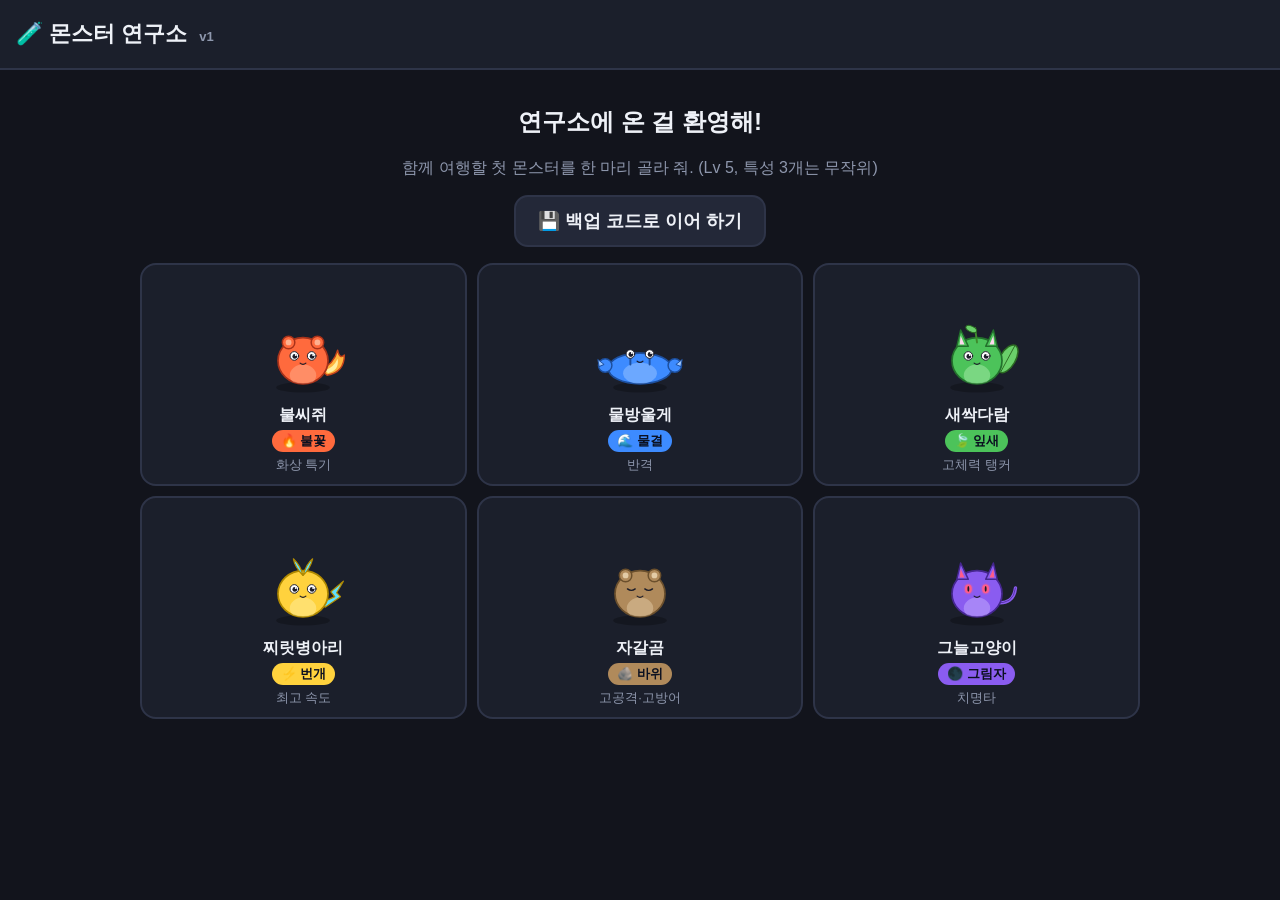
<file: monster-lab/index.html>
<!DOCTYPE html>
<html lang="ko">
<head>
<meta charset="utf-8">
<meta name="viewport" content="width=device-width, initial-scale=1, maximum-scale=1, user-scalable=no, viewport-fit=cover">
<meta name="apple-mobile-web-app-capable" content="yes">
<meta name="theme-color" content="#12141c">
<!-- 파일을 고칠 때마다 ?v= 숫자를 올린다(아이패드 사파리가 예전 파일을 쓰지 않게) -->
<title>몬스터 연구소</title>
<link rel="stylesheet" href="css/style.css?v=33">
</head>
<body>
<div id="app">
  <header id="topbar">
    <div class="brand">🧪 몬스터 연구소 <span class="ver">v1</span> <span id="status"></span></div>
    <nav id="tabs"></nav>
  </header>
  <main id="screen"></main>
</div>
<div id="modal-root"></div>
<div id="toast"></div>

<script src="data/config.js?v=33"></script>
<script src="data/elements.js?v=33"></script>
<script src="data/moves.js?v=33"></script>
<script src="data/traits.js?v=33"></script>
<script src="data/monsters.js?v=33"></script>
<script src="data/megas.js?v=33"></script>
<script src="data/items.js?v=33"></script>
<script src="data/regions.js?v=33"></script>
<script src="data/fusion.js?v=33"></script>
<script src="data/achievements.js?v=33"></script>
<script src="js/rng.js?v=33"></script>
<script src="js/save.js?v=33"></script>
<script src="js/stats.js?v=33"></script>
<script src="js/state.js?v=33"></script>
<script src="js/art.js?v=33"></script>
<script src="js/art-legend.js?v=33"></script>
<script src="js/battle.js?v=33"></script>
<script src="js/ai.js?v=33"></script>
<script src="js/ui.js?v=33"></script>
<script src="js/battleview.js?v=33"></script>
<script src="js/explore.js?v=33"></script>
<script src="js/hub.js?v=33"></script>
<script src="js/dex.js?v=33"></script>
<script src="js/fusion.js?v=33"></script>
<script src="js/spar.js?v=33"></script>
<script src="js/endless.js?v=33"></script>
<script src="js/inflate.js?v=33"></script>
<script src="js/backup.js?v=33"></script>
<script src="js/tutor.js?v=33"></script>
<script src="js/achieve.js?v=33"></script>
<script src="js/lab.js?v=33"></script>
<script src="js/main.js?v=33"></script>
</body>
</html>
</file>
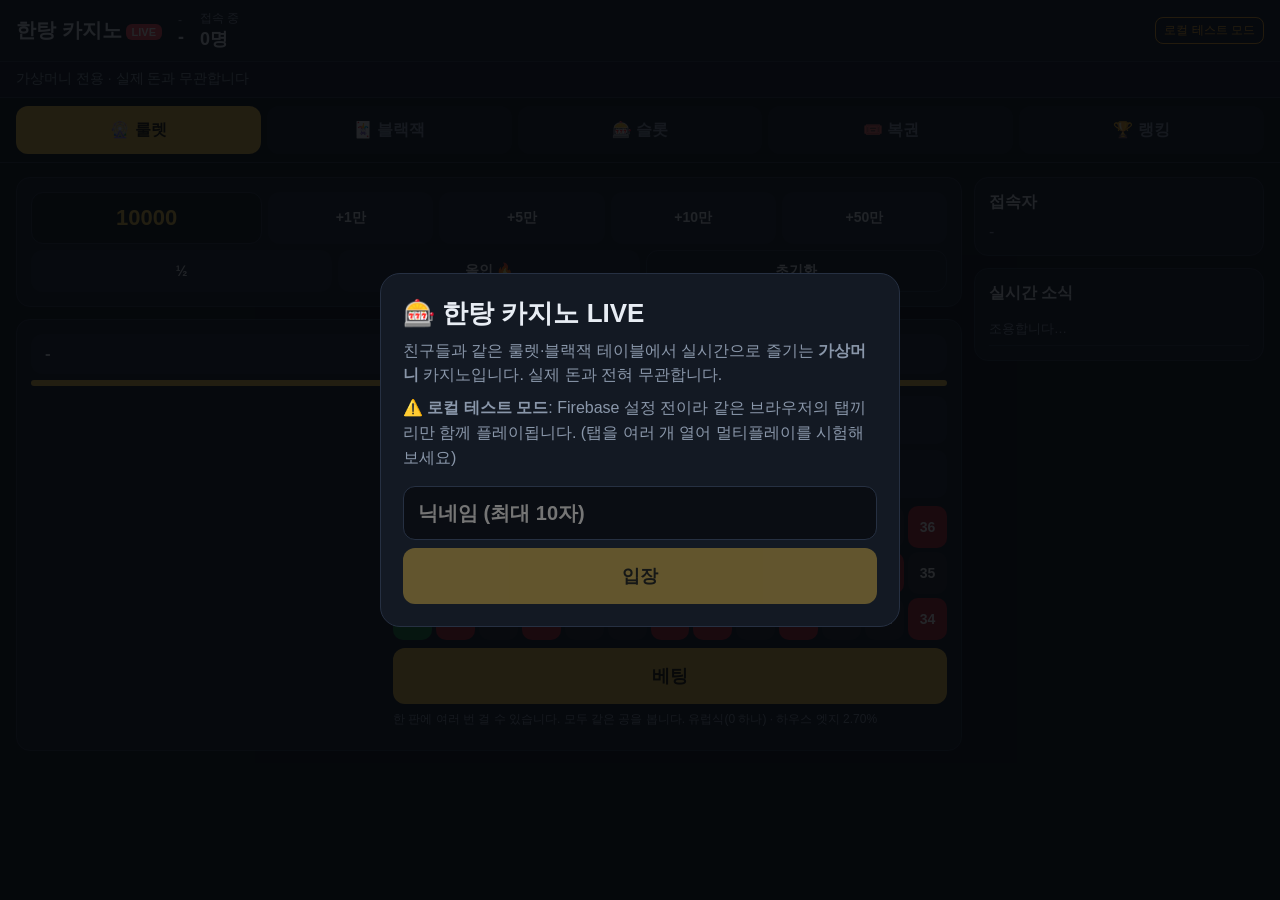
<file: casino.html>
<!DOCTYPE html>
<html lang="ko">
<head>
<meta charset="utf-8">
<meta name="viewport" content="width=device-width, initial-scale=1, maximum-scale=1, user-scalable=no, viewport-fit=cover">
<meta name="apple-mobile-web-app-capable" content="yes">
<meta name="apple-mobile-web-app-status-bar-style" content="black-translucent">
<meta name="theme-color" content="#0a0d13">
<meta name="color-scheme" content="dark">
<title>한탕 카지노 LIVE</title>
<!--
  한탕 카지노 LIVE — 친구들과 실시간으로 하는 가상머니 카지노 (실제 돈과 무관)

  [설정]
  1) https://console.firebase.google.com 에서 프로젝트 생성
  2) Build → Authentication → Sign-in method → '익명(Anonymous)' 사용 설정
  3) Build → Realtime Database → 데이터베이스 만들기 (위치 아무 곳, '잠금 모드'로 시작)
     → '규칙' 탭에 저장소의 database.rules.json 내용을 붙여넣고 게시
  4) 프로젝트 설정(톱니) → 내 앱 → 웹 앱(</>) 추가 → 나오는 firebaseConfig 객체를
     아래 <script> 맨 위 FIREBASE_CONFIG 에 붙여넣기 (databaseURL 이 꼭 들어 있어야 함)

  FIREBASE_CONFIG 가 null 이면 '로컬 테스트 모드': 같은 브라우저의 여러 탭끼리만 공유된다.
-->
<style>
:root{
  --bg:#0a0d13; --panel:#131923; --panel2:#1a2230; --line:#263042;
  --text:#e8edf4; --muted:#8a97aa;
  --up:#ff4b58; --down:#3b8cff; --gold:#f5c542; --warn:#ffb020; --ok:#2ecc71;
  --r:14px; color-scheme:dark;
}
*{box-sizing:border-box;-webkit-tap-highlight-color:transparent}
html,body{margin:0;height:100%;background:var(--bg);color:var(--text);
  font-family:-apple-system,BlinkMacSystemFont,"Apple SD Gothic Neo","Noto Sans KR","Malgun Gothic",sans-serif;
  touch-action:manipulation;-webkit-text-size-adjust:100%;overscroll-behavior:none}
body{-webkit-user-select:none;user-select:none;-webkit-touch-callout:none}
input{-webkit-user-select:text;user-select:text}
b,.num{font-variant-numeric:tabular-nums}
.up{color:var(--up)}.down{color:var(--down)}.muted{color:var(--muted)}.gold{color:var(--gold)}
.hidden{display:none!important}
#app{display:flex;flex-direction:column;height:100vh;height:100dvh;padding:env(safe-area-inset-top) env(safe-area-inset-right) 0 env(safe-area-inset-left)}
header{display:flex;gap:16px;align-items:center;padding:10px 16px;background:var(--panel);border-bottom:1px solid var(--line);flex-wrap:wrap}
.brand{font-weight:800;font-size:20px;white-space:nowrap}
.live{font-size:11px;font-weight:800;color:#fff;background:var(--up);border-radius:6px;padding:2px 6px;margin-left:4px;vertical-align:middle;animation:blink 1.6s infinite}
@keyframes blink{50%{opacity:.45}}
.kpi label{display:block;font-size:12px;color:var(--muted)}
.kpi b{font-size:18px;white-space:nowrap}
.mode{margin-left:auto;font-size:12px;color:var(--warn);border:1px solid var(--warn);border-radius:8px;padding:4px 8px}
.mode.ok{color:var(--ok);border-color:var(--ok)}
#ticker{padding:8px 16px;font-size:14px;background:#0f141d;border-bottom:1px solid var(--line);white-space:nowrap;overflow:hidden;text-overflow:ellipsis;min-height:36px}
nav#tabs{display:flex;gap:6px;padding:8px 16px;border-bottom:1px solid var(--line);overflow-x:auto}
nav#tabs button{flex:1;min-width:76px;min-height:48px;border:0;border-radius:12px;background:var(--panel);color:var(--muted);font-size:16px;font-weight:800}
nav#tabs button.on{background:var(--gold);color:#1a1400}
main{flex:1;overflow-y:auto;-webkit-overflow-scrolling:touch;padding:14px 16px calc(28px + env(safe-area-inset-bottom))}
.layout{display:grid;grid-template-columns:1fr;gap:12px}
@media (orientation:landscape) and (min-width:900px){.layout{grid-template-columns:1fr 290px;align-items:start}.side{position:sticky;top:0}}
.tab{display:none}.tab.on{display:block}
.card{background:var(--panel);border:1px solid var(--line);border-radius:var(--r);padding:14px}
.card h3{margin:0 0 10px;font-size:16px}
.btn{min-height:48px;padding:0 14px;border:0;border-radius:12px;background:var(--panel2);color:var(--text);font-size:16px;font-weight:800}
.btn:active{filter:brightness(1.3)}.btn:disabled{opacity:.35}
.btn.gold{background:var(--gold);color:#1a1400}.btn.red{background:var(--up);color:#fff}.btn.blue{background:var(--down);color:#fff}
.btn.ghost{background:transparent;border:1px solid var(--line)}
.row{display:flex;gap:8px}.row>*{flex:1}
.big-btn{width:100%;min-height:56px;font-size:18px;margin-top:8px}
.note{font-size:12px;color:var(--muted);margin-top:6px;line-height:1.5}
table{width:100%;border-collapse:collapse;font-size:14px}
th,td{padding:8px 6px;text-align:right;border-bottom:1px solid var(--line);white-space:nowrap}
th:first-child,td:first-child{text-align:left}
th{color:var(--muted);font-weight:600;font-size:12px}
/* 베팅 금액 */
.betbar{display:grid;grid-template-columns:1.4fr repeat(4,1fr);gap:6px}
.betbar input{min-height:52px;border-radius:12px;border:1px solid var(--line);background:var(--bg);color:var(--gold);font-size:22px;font-weight:800;text-align:center;width:100%}
.betbar .btn{font-size:14px;padding:0}
.betbar2{display:grid;grid-template-columns:repeat(3,1fr);gap:6px;margin-top:6px}
.betbar2 .btn{min-height:42px;font-size:14px}
@media (max-width:600px){.betbar{grid-template-columns:1fr 1fr}.betbar input{grid-column:1/-1}}
/* 단계 배너 */
.phase{display:flex;justify-content:space-between;align-items:center;gap:10px;padding:10px 14px;border-radius:12px;background:var(--panel2);font-weight:800;font-size:17px;margin-bottom:10px}
.phase .cd{font-size:22px;color:var(--gold)}
.pbar{height:6px;border-radius:3px;background:var(--bg);overflow:hidden;margin:-4px 0 10px}
.pbar i{display:block;height:100%;background:var(--gold);transition:width .5s linear}
/* 룰렛 */
.cas-grid{display:grid;grid-template-columns:1fr;gap:14px}
@media (orientation:landscape) and (min-width:900px){.cas-grid{grid-template-columns:minmax(240px,38%) 1fr;align-items:start}}
#wheel{width:100%;max-width:320px;aspect-ratio:1;display:block;margin:0 auto}
.hist{display:flex;gap:4px;flex-wrap:wrap;justify-content:center;margin-top:8px}
.dot{width:28px;height:28px;border-radius:50%;display:flex;align-items:center;justify-content:center;font-size:12px;font-weight:800;color:#fff}
.dR{background:#b3202c}.dB{background:#20242c;border:1px solid #3a4150}.dG{background:#12803c}
.rl-opts{display:grid;grid-template-columns:repeat(3,1fr);gap:6px}
.rl-opts button,.numgrid button{border:2px solid transparent;border-radius:10px;font-weight:800;color:#fff}
.rl-opts button{min-height:48px;font-size:15px;background:var(--panel2)}
.numgrid{display:grid;grid-template-columns:repeat(13,1fr);gap:4px;margin-top:8px}
.numgrid button{min-height:42px;font-size:14px;padding:0}
.numgrid .z{grid-row:1/4;background:#12803c}
.nR{background:#b3202c!important}.nB{background:#20242c!important}
.rl-opts button.on,.numgrid button.on{border-color:var(--gold);box-shadow:0 0 0 2px var(--gold) inset}
.chips{display:flex;gap:6px;flex-wrap:wrap;margin-top:8px}
.chip{font-size:13px;font-weight:700;padding:5px 9px;border-radius:999px;background:var(--panel2);border:1px solid var(--line)}
.chip.me{border-color:var(--gold);color:var(--gold)}
/* 블랙잭 */
.seats{display:grid;grid-template-columns:repeat(5,1fr);gap:8px}
@media (max-width:820px) and (orientation:portrait){.seats{grid-template-columns:repeat(3,1fr)}}
@media (max-width:520px){.seats{grid-template-columns:repeat(2,1fr)}}
.seat{background:var(--panel2);border:2px solid var(--line);border-radius:12px;padding:8px;min-height:150px;display:flex;flex-direction:column;gap:4px}
.seat.me{border-color:var(--gold)}.seat.turn{box-shadow:0 0 0 3px var(--up)}
.seat .nm{font-weight:800;font-size:14px;white-space:nowrap;overflow:hidden;text-overflow:ellipsis}
.seat .info{font-size:12px;color:var(--muted)}
.cards{display:flex;flex-wrap:wrap;gap:3px}
.pcard{width:34px;height:48px;border-radius:6px;background:#f6f3ea;color:#161616;display:flex;flex-direction:column;justify-content:space-between;padding:2px 4px;font-weight:800;font-size:13px;line-height:1}
.pcard .s{align-self:flex-end;font-size:15px}
.pcard.red{color:#c1121f}
.pcard.back{background:repeating-linear-gradient(45deg,#8a1722,#8a1722 5px,#6a0f18 5px,#6a0f18 10px);border:2px solid #f6f3ea}
.dealer .pcard{width:52px;height:74px;font-size:18px;border-radius:8px;padding:4px 6px}
.dealer .pcard .s{font-size:22px}
.hand{border-radius:8px;padding:3px;border:1px solid transparent}
.hand.act{border-color:var(--up)}
.res{font-size:13px;font-weight:800;color:var(--gold)}
.bj-actions{display:grid;grid-template-columns:repeat(4,1fr);gap:6px;margin-top:10px}
.bj-actions .btn{min-height:58px}
/* 슬롯 */
.reels{display:grid;grid-template-columns:repeat(3,1fr);gap:10px;max-width:460px;margin:0 auto}
.reel{aspect-ratio:1;border-radius:18px;background:linear-gradient(#0c1018,#1d2533 50%,#0c1018);border:2px solid var(--line);display:flex;align-items:center;justify-content:center;font-size:clamp(44px,9vw,84px)}
.reel.win{border-color:var(--gold);box-shadow:0 0 18px rgba(245,197,66,.5)}
.msg{font-size:18px;font-weight:800;text-align:center;min-height:28px;margin-top:8px}
.paytable{display:grid;grid-template-columns:1fr 1fr;gap:2px 16px;font-size:14px;margin-top:10px}
.paytable div{display:flex;justify-content:space-between;padding:4px 0;border-bottom:1px dashed var(--line)}
/* 복권 */
.lotto-grid{display:grid;grid-template-columns:repeat(9,1fr);gap:5px;margin-top:8px;max-width:560px}
.lotto-grid button{min-height:44px;border-radius:50%;aspect-ratio:1;border:0;background:var(--panel2);color:var(--text);font-weight:800;font-size:15px;padding:0}
.lotto-grid button.on{background:var(--gold);color:#1a1400}
.balls{display:flex;gap:6px;flex-wrap:wrap;align-items:center}
.ball{width:38px;height:38px;border-radius:50%;display:flex;align-items:center;justify-content:center;font-weight:900;color:#111;font-size:15px}
.ball.hit{outline:3px solid #fff}
/* 사이드 */
.plist .p{display:flex;justify-content:space-between;align-items:center;padding:7px 0;border-bottom:1px solid var(--line);font-size:14px;gap:8px}
.plist .p .n{white-space:nowrap;overflow:hidden;text-overflow:ellipsis}
.on-dot{display:inline-block;width:8px;height:8px;border-radius:50%;background:var(--ok);margin-right:6px}
.off-dot{display:inline-block;width:8px;height:8px;border-radius:50%;background:#444;margin-right:6px}
.feed{max-height:340px;overflow-y:auto;font-size:13px;line-height:1.45}
.feed div{padding:6px 0;border-bottom:1px solid var(--line)}
.house{margin-top:12px;padding:14px;border-radius:14px;background:linear-gradient(135deg,#3a1015,#2a0c10);border:2px solid var(--up);text-align:center}
.house .v{font-size:30px;font-weight:900;color:#ff6b76}
/* 오버레이 / 토스트 */
.overlay{position:fixed;inset:0;background:rgba(5,7,11,.88);display:flex;align-items:center;justify-content:center;z-index:50;padding:16px}
.modal{background:var(--panel);border:1px solid var(--line);border-radius:20px;padding:22px;width:min(520px,100%);max-height:92vh;overflow-y:auto}
.modal h1{margin:0 0 6px;font-size:26px}
.modal p{color:var(--muted);line-height:1.55;margin:8px 0}
.modal input{width:100%;min-height:54px;border-radius:12px;border:1px solid var(--line);background:var(--bg);color:var(--text);font-size:20px;font-weight:700;padding:0 14px;margin-top:8px}
#toasts{position:fixed;left:50%;transform:translateX(-50%);top:calc(env(safe-area-inset-top) + 10px);z-index:60;display:flex;flex-direction:column;gap:8px;width:min(520px,calc(100% - 32px));pointer-events:none}
.toast{background:rgba(30,39,53,.96);border:1px solid var(--line);border-left:5px solid var(--gold);border-radius:12px;padding:9px 12px;font-size:14px;font-weight:600;box-shadow:0 6px 24px rgba(0,0,0,.5)}
.toast.up{border-left-color:var(--up)}.toast.down{border-left-color:var(--down)}.toast.warn{border-left-color:var(--warn)}
</style>
</head>
<body>
<div id="app">
  <header>
    <div class="brand">한탕 카지노<span class="live">LIVE</span></div>
    <div class="kpi"><label id="hName">-</label><b id="hBal">-</b></div>
    <div class="kpi"><label>접속 중</label><b id="hOnline">-</b></div>
    <div class="mode" id="hMode">연결 중…</div>
  </header>
  <div id="ticker" class="muted">가상머니 전용 · 실제 돈과 무관합니다</div>
  <nav id="tabs">
    <button data-tab="rl" class="on">🎡 룰렛</button>
    <button data-tab="bj">🃏 블랙잭</button>
    <button data-tab="slot">🎰 슬롯</button>
    <button data-tab="lotto">🎟️ 복권</button>
    <button data-tab="rank">🏆 랭킹</button>
  </nav>
  <main>
    <div class="layout">
      <div>
        <div class="card" id="betBox" style="margin-bottom:12px">
          <div class="betbar">
            <input id="bet" type="text" inputmode="numeric" pattern="[0-9]*" value="10000" aria-label="베팅 금액">
            <button class="btn" data-add="10000">+1만</button><button class="btn" data-add="50000">+5만</button>
            <button class="btn" data-add="100000">+10만</button><button class="btn" data-add="500000">+50만</button>
          </div>
          <div class="betbar2"><button class="btn" data-set="half">½</button><button class="btn" data-set="all">올인 🔥</button><button class="btn ghost" data-set="clear">초기화</button></div>
        </div>

        <!-- 룰렛 -->
        <section class="tab on" id="tab-rl"><div class="card">
          <div class="phase"><span id="rlPhase">-</span><span class="cd" id="rlCd"></span></div>
          <div class="pbar"><i id="rlBar"></i></div>
          <div class="cas-grid">
            <div><canvas id="wheel"></canvas><div class="hist" id="rlHist"></div></div>
            <div>
              <div class="rl-opts" id="rlOpts">
                <button data-b="red" class="nR">빨강 ×2</button><button data-b="black" class="nB">검정 ×2</button><button data-b="odd">홀 ×2</button>
                <button data-b="even">짝 ×2</button><button data-b="low">1~18 ×2</button><button data-b="high">19~36 ×2</button>
              </div>
              <div class="numgrid" id="numGrid"></div>
              <button class="btn gold big-btn" id="rlBetBtn">베팅</button>
              <div class="note">한 판에 여러 번 걸 수 있습니다. 모두 같은 공을 봅니다. 유럽식(0 하나) · 하우스 엣지 2.70%</div>
              <div class="chips" id="rlBets"></div>
            </div>
          </div>
        </div></section>

        <!-- 블랙잭 -->
        <section class="tab" id="tab-bj"><div class="card">
          <div class="phase"><span id="bjPhase">-</span><span class="cd" id="bjCd"></span></div>
          <div class="pbar"><i id="bjBar"></i></div>
          <div class="dealer"><div class="muted">딜러 <b id="bjDealerT"></b></div><div class="cards" id="bjDealer" style="min-height:78px;margin:6px 0 12px"></div></div>
          <div class="seats" id="bjSeats"></div>
          <div class="bj-actions">
            <button class="btn gold" id="bjBet" style="grid-column:1/-1">베팅</button>
            <button class="btn red" id="bjHit">히트</button><button class="btn blue" id="bjStand">스탠드</button>
            <button class="btn" id="bjDouble">더블</button><button class="btn" id="bjSplit">스플릿</button>
          </div>
          <button class="btn ghost" id="bjLeave" style="width:100%;margin-top:8px">자리에서 일어나기</button>
          <div class="note">자리 5개 · 6덱 · 딜러 소프트17 스탠드 · 블랙잭 3:2 · 스플릿 1회 · 스플릿 후 더블 가능 · 차례마다 20초(넘기면 자동 스탠드) · 하우스 엣지 약 0.45%(기본전략 기준)</div>
        </div></section>

        <!-- 슬롯 -->
        <section class="tab" id="tab-slot"><div class="card">
          <div class="reels"><div class="reel" id="reel0">🍒</div><div class="reel" id="reel1">🍋</div><div class="reel" id="reel2">💎</div></div>
          <div class="msg" id="slotMsg">돌려라!</div>
          <button class="btn gold big-btn" id="slotBtn" style="max-width:460px;display:block;margin:8px auto 0">레버 당기기</button>
          <div class="paytable" id="payTable"></div>
          <div class="note">혼자 돌리는 기계입니다. ×20 이상 당첨은 모두에게 알려집니다. 환수율(RTP) 95.05% · 하우스 엣지 4.95%</div>
        </div></section>

        <!-- 복권 -->
        <section class="tab" id="tab-lotto"><div class="card">
          <div class="phase"><span>🎟️ <span id="ltDraw">-</span>회차 추첨까지</span><span class="cd" id="ltCd"></span></div>
          <div class="note" id="ltSold" style="margin:-4px 0 10px"></div>
          <div id="ltMine"></div>
          <div id="ltBuy">
            <div class="muted" style="font-size:14px">번호 6개 (<b id="ltCnt">0</b>/6) · 1장 5,000원 · 회차당 1장</div>
            <div class="lotto-grid" id="ltGrid"></div>
            <div class="row" style="margin-top:8px"><button class="btn" id="ltAuto">자동</button><button class="btn ghost" id="ltClear">지우기</button><button class="btn gold" id="ltBtn">구매</button></div>
          </div>
          <h3 style="margin-top:14px">지난 회차</h3>
          <div id="ltLast" class="muted">아직 추첨 결과가 없습니다</div>
          <table id="ltTable" style="margin-top:12px"></table>
          <div class="note">3분마다 모두 같은 번호로 추첨. 당첨금은 티켓값의 배수로 고정(기대 회수율 약 50%).</div>
        </div></section>

        <!-- 랭킹 -->
        <section class="tab" id="tab-rank"><div class="card">
          <h3>🏆 랭킹</h3>
          <div style="overflow-x:auto"><table id="rankTable"></table></div>
          <div class="house">
            <div style="font-weight:800">🏦 하우스가 모두에게서 가져간 돈</div>
            <div class="v" id="houseAll">-</div>
            <div class="note" id="houseSub"></div>
          </div>
          <button class="btn ghost" id="bustBtn" style="width:100%;margin-top:12px">파산 신청 (잔고 1,000원 미만일 때 1,000,000원으로 재시작)</button>
        </div></section>
      </div>

      <aside class="side">
        <div class="card"><h3>접속자</h3><div class="plist" id="plist"></div></div>
        <div class="card" style="margin-top:12px"><h3>실시간 소식</h3><div class="feed" id="feed"></div></div>
      </aside>
    </div>
  </main>
</div>
<div id="toasts"></div>

<div class="overlay" id="loginOv">
  <div class="modal">
    <h1>🎰 한탕 카지노 LIVE</h1>
    <p>친구들과 같은 룰렛·블랙잭 테이블에서 실시간으로 즐기는 <b>가상머니</b> 카지노입니다. 실제 돈과 전혀 무관합니다.</p>
    <p id="loginMode"></p>
    <input id="nick" maxlength="10" placeholder="닉네임 (최대 10자)" autocomplete="off">
    <button class="btn gold big-btn" id="loginBtn" disabled>입장</button>
  </div>
</div>

<script type="module">
/* ===================================================================== */
const FIREBASE_CONFIG = null;   // ← 여기에 Firebase 웹 앱 설정 객체를 붙여넣으세요 (위 설정 안내 참고)
/* ===================================================================== */

const START = 1000000;
const ONLINE_MS = 25000;       // 마지막 신호가 25초 이내면 '접속 중'
const F = /[?&]fast=1/.test(location.search) ? 0.1 : 1;   // 테스트용: 주소 끝에 ?local=1&fast=1 → 모든 시간 1/10
const RL_BET_MS = 20000 * F, RL_SPIN_MS = 9000 * F, RL_ANIM_MS = 5500 * F;
const BJ_SEATS = 5, BJ_BET_MS = 12000 * F, BJ_TURN_MS = 20000 * F, BJ_DONE_MS = 6000 * F;
const LT_MS = 180000 * F, LT_PRICE = 5000;
const RL_EDGE = 1 / 37, BJ_EDGE = 0.0045, SLOT_RTP = 31147 / 32768, LT_EDGE = 0.5;

// ---------- 유틸 ----------
// 브라우저 암호학적 난수 (Math.random보다 예측이 어렵다)
const rand = () => crypto.getRandomValues(new Uint32Array(1))[0] / 4294967296;
const randInt = (a, b) => a + Math.floor(rand() * (b - a + 1));
const pick = a => a[Math.floor(rand() * a.length)];
const fmt = n => (Math.round(n) || 0).toLocaleString('ko-KR');
const won = n => fmt(n) + '원';
const sgnWon = n => (n > 0 ? '+' : '') + fmt(n) + '원';
const cls = v => v > 0 ? 'up' : v < 0 ? 'down' : '';
const $ = id => document.getElementById(id);
// 다른 사람이 입력한 닉네임 등은 반드시 이스케이프 (HTML 주입 방지)
const esc = s => String(s == null ? '' : s).replace(/[&<>"']/g, c => ({ '&':'&amp;','<':'&lt;','>':'&gt;','"':'&quot;',"'":'&#39;' }[c]));
function shortWon(n){ const a = Math.abs(n), s = n < 0 ? '-' : ''; if (a >= 1e8) return s + (a / 1e8).toFixed(2) + '억'; if (a >= 1e4) return s + Math.floor(a / 1e4).toLocaleString('ko-KR') + '만'; return s + fmt(a); }
function lsGet(k){ try { const v = localStorage.getItem(k); return v ? JSON.parse(v) : null; } catch(e){ return null; } }
function lsSet(k, v){ try { localStorage.setItem(k, JSON.stringify(v)); } catch(e){} }
// Realtime Database는 배열을 {0:..,1:..} 객체로 돌려주거나 빈 배열을 지워버린다 → 읽을 때마다 배열로 정규화
function arr(x){
  if (Array.isArray(x)) return x.filter(v => v !== null && v !== undefined);
  if (x && typeof x === 'object') return Object.keys(x).sort((a, b) => a - b).map(k => x[k]);
  return [];
}
const clean = v => v === undefined ? null : JSON.parse(JSON.stringify(v));   // undefined 제거 (DB가 거부함)
function toast(msg, c){
  const box = $('toasts'), el = document.createElement('div');
  el.className = 'toast ' + (c || ''); el.textContent = msg; box.appendChild(el);
  while (box.children.length > 3) box.removeChild(box.firstChild);
  setTimeout(() => el.remove(), 3000);
}

/* =====================================================================
 *  DB 계층: Firebase Realtime Database 또는 로컬 테스트용 가짜 DB
 *  둘 다 같은 인터페이스: uid, now(), onValue, set, update, transaction
 *  transaction(path, fn): 현재 값을 fn에 넘기고, fn이 돌려준 값으로 원자적으로 교체.
 *   fn이 undefined를 돌려주면 취소. 여러 사람이 동시에 시도해도 하나만 성공한다
 *   → 룰렛 결과·블랙잭 카드처럼 '딱 한 번만' 정해져야 하는 것을 이걸로 처리.
 * ===================================================================== */
async function makeFirebaseDB(cfg){
  const B = 'https://www.gstatic.com/firebasejs/10.12.2/';
  const [A, AU, D] = await Promise.all([import(B + 'firebase-app.js'), import(B + 'firebase-auth.js'), import(B + 'firebase-database.js')]);
  const app = A.initializeApp(cfg);
  const auth = AU.getAuth(app);
  const user = await new Promise((res, rej) => {
    AU.onAuthStateChanged(auth, u => { if (u) res(u); else AU.signInAnonymously(auth).catch(rej); });
  });
  const db = D.getDatabase(app);
  let offset = 0;
  D.onValue(D.ref(db, '.info/serverTimeOffset'), s => { offset = s.val() || 0; });   // 서버 시계와의 차이 → 모두 같은 시계로 카운트다운
  return {
    mode: 'firebase', uid: user.uid,
    now: () => Date.now() + offset,
    onValue: (p, cb) => D.onValue(D.ref(db, p), s => cb(s.val())),
    set: (p, v) => D.set(D.ref(db, p), clean(v)),
    update: (p, o) => D.update(D.ref(db, p), clean(o)),
    transaction: async (p, fn) => {
      const r = await D.runTransaction(D.ref(db, p), cur => { const v = fn(cur); return v === undefined ? undefined : clean(v); }, { applyLocally: false });
      return { committed: r.committed, value: r.snapshot.val() };
    }
  };
}
function makeLocalDB(){
  const KEY = 'hc_localdb';
  const ch = 'BroadcastChannel' in window ? new BroadcastChannel('hc_localdb') : null;
  let tree = load();
  const subs = new Set();
  function load(){ try { return JSON.parse(localStorage.getItem(KEY)) || {}; } catch(e){ return {}; } }
  // RTDB 흉내: 배열 → 인덱스 키 객체, 빈 값 삭제 (실제 서버와 같은 함정을 테스트 때 드러내기 위함)
  function norm(v){
    if (v === undefined || v === null) return null;
    if (Array.isArray(v)){ const o = {}; v.forEach((x, i) => { const n = norm(x); if (n !== null) o[i] = n; }); return Object.keys(o).length ? o : null; }
    if (typeof v === 'object'){ const o = {}; for (const k in v){ const n = norm(v[k]); if (n !== null) o[k] = n; } return Object.keys(o).length ? o : null; }
    return v;
  }
  const parts = p => p.split('/').filter(Boolean);
  function get(p){ let n = tree; for (const k of parts(p)){ if (n == null || typeof n !== 'object') return null; n = n[k]; } return n === undefined ? null : JSON.parse(JSON.stringify(n)); }
  function put(p, v){
    v = norm(v); const ks = parts(p);
    let n = tree;
    for (let i = 0; i < ks.length - 1; i++){ if (typeof n[ks[i]] !== 'object' || n[ks[i]] === null) n[ks[i]] = {}; n = n[ks[i]]; }
    if (v === null) delete n[ks[ks.length - 1]]; else n[ks[ks.length - 1]] = v;
  }
  function notify(){ for (const s of subs){ const v = get(s.p), j = JSON.stringify(v); if (j !== s.last){ s.last = j; try { s.cb(v); } catch(e){ console.error(e); } } } }
  function persist(){ try { localStorage.setItem(KEY, JSON.stringify(tree)); } catch(e){} if (ch) ch.postMessage(1); notify(); }
  if (ch) ch.onmessage = () => { tree = load(); notify(); };
  window.addEventListener('storage', e => { if (e.key === KEY){ tree = load(); notify(); } });
  let uid = null;
  try { uid = sessionStorage.getItem('hc_uid'); if (!uid){ uid = 'L' + Math.random().toString(36).slice(2, 10); sessionStorage.setItem('hc_uid', uid); } } catch(e){ uid = 'L' + Math.random().toString(36).slice(2, 10); }
  return {
    mode: 'local', uid, now: () => Date.now(),
    onValue(p, cb){ const s = { p, cb, last: undefined }; subs.add(s); setTimeout(notify, 0); return () => subs.delete(s); },
    async set(p, v){ tree = load(); put(p, v); persist(); },
    async update(p, o){ tree = load(); for (const k in o) put(p + '/' + k, o[k]); persist(); },
    async transaction(p, fn){ tree = load(); const cur = get(p); const v = fn(cur); if (v === undefined) return { committed: false, value: cur }; put(p, clean(v)); persist(); return { committed: true, value: get(p) }; }
  };
}

/* =====================================================================
 *  공유 상태
 * ===================================================================== */
let DB = null, ME = null;          // ME = 내 uid
const st = { players: {}, rl: null, rlBets: {}, bj: null, lotto: null, ltSold: {}, feed: [] };
const me = () => st.players[ME] || null;
const online = p => p && DB.now() - (p.seen || 0) < ONLINE_MS;
const myName = () => (me() && me().name) || '나';

// ---------- 지갑 (내 잔고는 나만 쓴다: 규칙으로 강제) ----------
// delta<0 이면 잔고가 모자랄 때 취소. sd = 통계 증감 {wag: 건 돈, net: 순손익, theo: 이론상 하우스 몫}
async function wallet(delta, sd){
  const r = await DB.transaction('players/' + ME, cur => {
    if (!cur) return cur;
    if (delta < 0 && (cur.bal || 0) < -delta) return;
    cur.bal = Math.round((cur.bal || 0) + delta);
    cur.peak = Math.max(cur.peak || 0, cur.bal);
    cur.st = cur.st || {};
    if (sd) for (const k in sd) cur.st[k] = (cur.st[k] || 0) + sd[k];
    return cur;
  });
  return r.committed && r.value && typeof r.value === 'object';
}
async function feed(text){
  await DB.transaction('feed', cur => { const a = arr(cur); a.unshift({ t: DB.now(), x: text }); return a.slice(0, 40); });
}
function betAmt(){ return Math.max(0, parseInt($('bet').value.replace(/[^0-9]/g, ''), 10) || 0); }
function checkBet(a){
  if (a < 1000){ toast('1,000원 이상 걸어야 합니다', 'warn'); return false; }
  if (!me() || me().bal < a){ toast('잔고가 부족합니다', 'warn'); return false; }
  return true;
}

/* =====================================================================
 *  룰렛 (공유 테이블)
 * ---------------------------------------------------------------------
 *  확률: 37칸(0~36) 균등 → 빨강/검정·홀짝·높낮이 적중 18/37, 2배 지급
 *        기대 회수율 = 18/37×2 = 36/37 → 하우스 엣지 1/37 ≈ 2.70%
 *        숫자 하나: 1/37 × 36배 = 36/37 → 역시 2.70%
 *  진행: 베팅 20초 → 스핀 9초 → 다음 판. 서버 시각 기준이라 모두 같은 카운트다운을 본다.
 *  결과를 정하는 사람: 마감 시각이 지나면 접속한 모두가 동시에 '결과 확정' 트랜잭션을
 *  시도하고, 그중 딱 한 명만 성공한다. 그 사람의 난수가 이번 판 결과가 된다.
 * ===================================================================== */
const WHEEL = [0,32,15,19,4,21,2,25,17,34,6,27,13,36,11,30,8,23,10,5,24,16,33,1,20,14,31,9,22,18,29,7,28,12,35,3,26];
const REDS = new Set([1,3,5,7,9,12,14,16,18,19,21,23,25,27,30,32,34,36]);
const RL_NAME = { red:'빨강', black:'검정', odd:'홀', even:'짝', low:'1~18', high:'19~36' };
const rlBetName = b => typeof b === 'number' ? '숫자 ' + b : RL_NAME[b];
function rlWins(b, n){
  if (typeof b === 'number') return b === n;
  if (n === 0) return false;
  return b === 'red' ? REDS.has(n) : b === 'black' ? !REDS.has(n) : b === 'odd' ? n % 2 === 1 : b === 'even' ? n % 2 === 0 : b === 'low' ? n <= 18 : n >= 19;
}
const rlMult = b => typeof b === 'number' ? 36 : 2;
let rlSel = 'red', wheelAng = 0, rlAnimRound = 0, rlAnimating = false, rlShown = null;

async function rlDrive(now){
  const r = st.rl;
  if (!r){ await DB.transaction('rl', cur => cur ? undefined : { round: 1, phase: 'bet', endsAt: now + RL_BET_MS, hist: [] }); return; }
  if (r.phase === 'bet' && now >= r.endsAt){
    await DB.transaction('rl', cur => {
      if (!cur || cur.round !== r.round || cur.phase !== 'bet' || DB.now() < cur.endsAt) return;
      const n = randInt(0, 36);
      cur.phase = 'spin'; cur.result = n; cur.spinEndsAt = DB.now() + RL_SPIN_MS;
      cur.hist = [{ r: cur.round, n }].concat(arr(cur.hist)).slice(0, 20);
      return cur;
    });
  } else if (r.phase === 'spin' && now >= r.spinEndsAt){
    const res = await DB.transaction('rl', cur => {
      if (!cur || cur.round !== r.round || cur.phase !== 'spin' || DB.now() < cur.spinEndsAt) return;
      return { round: cur.round + 1, phase: 'bet', endsAt: DB.now() + RL_BET_MS, hist: arr(cur.hist) };
    });
    if (res.committed) DB.set('rlBets/' + (r.round - 1), null);   // 지난 판 베팅 기록 정리
  }
}
// 내가 건 베팅은 기기에 따로 적어 둔다 → 결과가 나오면 내 지갑에 스스로 정산
const myRlKey = () => 'hc_rl_' + ME;
function myRl(){ return lsGet(myRlKey()) || { round: 0, bets: [] }; }
async function rlPlace(){
  const r = st.rl, now = DB.now();
  if (!r || r.phase !== 'bet' || now > r.endsAt - 800 * F) return toast('베팅 마감 — 다음 판을 기다리세요', 'warn');
  const a = betAmt(); if (!checkBet(a)) return;
  const mine = myRl();
  if (mine.round && mine.round !== r.round && mine.bets.length) return toast('지난 판 정산 중입니다. 잠시 후 다시', 'warn');
  if (!await wallet(-a, { wag: a, net: -a, theo: a * RL_EDGE })) return toast('잔고가 부족합니다', 'warn');
  const b = rlSel;
  lsSet(myRlKey(), { round: r.round, bets: (mine.round === r.round ? mine.bets : []).concat([{ b, a }]) });
  await DB.transaction(`rlBets/${r.round}/${ME}`, cur => arr(cur).concat([{ b, a, nm: myName() }]));
  toast(`🎡 ${rlBetName(b)}에 ${won(a)}`);
}
let rlSettling = false;
async function rlSettle(){
  const mine = myRl(), r = st.rl;
  if (!mine.round || !mine.bets.length || !r || rlSettling) return;
  const h = arr(r.hist).find(x => x.r === mine.round);
  const revealed = h && (r.round > mine.round || (r.phase === 'spin' && DB.now() >= r.spinEndsAt - RL_SPIN_MS + RL_ANIM_MS));
  const lost = !h && r.round > mine.round + 15;        // 기록이 너무 오래돼 결과를 못 찾으면 원금 반환
  if (!revealed && !lost) return;
  rlSettling = true;
  lsSet(myRlKey(), { round: 0, bets: [] });            // 먼저 비워서 두 번 정산되지 않게
  let pay = 0; const wins = [];
  for (const x of mine.bets){
    if (lost){ pay += x.a; continue; }
    if (rlWins(x.b, h.n)){ pay += x.a * rlMult(x.b); wins.push(rlBetName(x.b)); }
  }
  const betSum = mine.bets.reduce((s, x) => s + x.a, 0);
  if (pay) await wallet(pay, { net: pay });
  if (lost) toast('결과를 찾지 못해 원금을 돌려받았습니다');
  else {
    toast(pay ? `🎡 ${h.n}! ${wins.join('·')} 적중 — ${won(pay)}` : `🎡 ${h.n} — ${won(betSum)} 잃음`, pay > betSum ? 'up' : 'down');
    if (pay - betSum >= 100000) feed(`🎡 ${myName()}님 룰렛 ${h.n}번으로 +${won(pay - betSum)}!`);
  }
  rlSettling = false;
}

/* =====================================================================
 *  블랙잭 (공유 테이블, 자리 5개)
 * ---------------------------------------------------------------------
 *  6덱 슈를 테이블 데이터에 넣어 두고, 모든 행동(히트·스탠드…)을 트랜잭션으로 처리한다.
 *  → 두 사람이 동시에 눌러도 카드가 겹치거나 순서가 꼬이지 않는다.
 *  규칙: S17, 블랙잭 3:2, 첫 두 장 더블, 스플릿 1회(에이스 스플릿은 한 장씩), 스플릿 후 더블.
 *  하우스 엣지 ≈ 0.45%: 같은 규칙 + 기본전략으로 500만 판 모의실험한 값.
 *  진행: 누군가 첫 베팅 → 12초 뒤(또는 앉은 사람 모두 베팅하면 즉시) 딜
 *        → 자리 순서대로 차례(20초, 넘기면 자동 스탠드) → 딜러 → 6초간 결과 → 다음 판
 * ===================================================================== */
const cardVal = c => Math.min(c % 13 + 1, 10);
function handTotal(h){ let t = 0, a = 0; for (const c of h){ const v = cardVal(c); t += v; if (v === 1) a++; } const soft = a > 0 && t + 10 <= 21; return { t: soft ? t + 10 : t, soft }; }
const isBJ = h => h.length === 2 && handTotal(h).t === 21;
function newShoe(){ const s = []; for (let d = 0; d < 6; d++) for (let i = 0; i < 52; i++) s.push(i); for (let i = s.length - 1; i > 0; i--){ const j = Math.floor(rand() * (i + 1)); [s[i], s[j]] = [s[j], s[i]]; } return s; }
function bjNorm(v){
  const T = v && typeof v === 'object' ? v : {};
  const seats = {};
  for (let i = 0; i < BJ_SEATS; i++){
    const s = T.seats && T.seats['s' + i];
    if (s && s.uid) seats['s' + i] = { uid: s.uid, name: s.name || '?', bet: s.bet || 0, collected: s.collected !== false,
      hands: arr(s.hands).map(h => ({ c: arr(h.c), bet: h.bet || 0, done: !!h.done, dbl: !!h.dbl, split: !!h.split, ace: !!h.ace, res: h.res || '', pay: h.pay || 0 })) };
  }
  return { round: T.round || 1, phase: T.phase || 'bet', betEndsAt: T.betEndsAt || 0, seats, dealer: arr(T.dealer),
    turn: T.turn && T.turn.s ? { s: T.turn.s, h: T.turn.h || 0 } : null, turnEndsAt: T.turnEndsAt || 0, doneEndsAt: T.doneEndsAt || 0, shoe: arr(T.shoe) };
}
const seatKeys = T => Object.keys(T.seats).sort();
function bjDraw(T){ if (!T.shoe.length) T.shoe = newShoe(); return T.shoe.pop(); }
function bjNextTurn(T){
  for (const k of seatKeys(T)){ const hs = T.seats[k].hands; for (let i = 0; i < hs.length; i++) if (!hs[i].done) return { s: k, h: i }; }
  return null;
}
function bjDeal(T, now){
  if (T.shoe.length < 78) T.shoe = newShoe();          // 75% 쓰면 새 슈
  let any = false;
  for (const k of seatKeys(T)){
    const s = T.seats[k];
    s.hands = []; s.collected = true;
    if (s.bet > 0){ any = true; const c = [bjDraw(T), bjDraw(T)]; s.hands = [{ c, bet: s.bet, done: isBJ(c), dbl: false, split: false, ace: false, res: '', pay: 0 }]; }
  }
  if (!any) return false;
  T.dealer = [bjDraw(T), bjDraw(T)];
  T.phase = 'play';
  if (isBJ(T.dealer)) return bjFinish(T, now), true;   // 딜러 블랙잭 피크 → 바로 정산
  bjAdvance(T, now);
  return true;
}
function bjAdvance(T, now){
  T.turn = bjNextTurn(T);
  if (!T.turn) return bjFinish(T, now);
  T.turnEndsAt = now + BJ_TURN_MS;
}
function bjFinish(T, now){
  const dBJ = isBJ(T.dealer);
  const natural = s => s.hands.length === 1 && !s.hands[0].split && isBJ(s.hands[0].c);
  const live = seatKeys(T).some(k => { const s = T.seats[k]; return !natural(s) && s.hands.some(h => handTotal(h.c).t <= 21); });
  if (live && !dBJ) while (handTotal(T.dealer).t < 17) T.dealer.push(bjDraw(T));
  const dt = handTotal(T.dealer).t;
  for (const k of seatKeys(T)){
    const s = T.seats[k], nat = natural(s);
    for (const h of s.hands){
      const pt = handTotal(h.c).t;
      if (nat && dBJ){ h.pay = h.bet; h.res = '푸시'; }
      else if (nat){ h.pay = Math.floor(h.bet * 2.5); h.res = '블랙잭!'; }
      else if (dBJ){ h.pay = 0; h.res = '딜러 BJ'; }
      else if (pt > 21){ h.pay = 0; h.res = '버스트'; }
      else if (dt > 21 || pt > dt){ h.pay = h.bet * 2; h.res = '승리'; }
      else if (pt === dt){ h.pay = h.bet; h.res = '푸시'; }
      else { h.pay = 0; h.res = '패배'; }
    }
    if (s.hands.length) s.collected = false;
  }
  T.phase = 'done'; T.turn = null; T.doneEndsAt = now + BJ_DONE_MS;
}
// 행동 적용 (순수 함수: 규칙 위반이면 null)
function bjAct(T, uid, act, now){
  if (T.phase !== 'play' || !T.turn) return null;
  const s = T.seats[T.turn.s]; if (!s) return null;
  if (uid && s.uid !== uid) return null;
  const h = s.hands[T.turn.h]; if (!h || h.done) return null;
  if (act === 'hit'){ h.c.push(bjDraw(T)); if (handTotal(h.c).t >= 21) h.done = true; }
  else if (act === 'stand'){ h.done = true; }
  else if (act === 'double'){ if (h.c.length !== 2 || h.ace) return null; h.bet *= 2; h.dbl = true; h.c.push(bjDraw(T)); h.done = true; }
  else if (act === 'split'){
    if (s.hands.length !== 1 || h.c.length !== 2 || cardVal(h.c[0]) !== cardVal(h.c[1])) return null;
    const ace = cardVal(h.c[0]) === 1;
    s.hands = [0, 1].map(i => { const c = [h.c[i], bjDraw(T)]; return { c, bet: h.bet, done: ace || handTotal(c).t === 21, dbl: false, split: true, ace, res: '', pay: 0 }; });
  } else return null;
  bjAdvance(T, now);
  return T;
}
async function bjTx(fn){ return DB.transaction('bj', cur => { const T = bjNorm(cur); const r = fn(T, DB.now()); return r === null || r === undefined ? undefined : r; }); }
const offlineUid = uid => !online(st.players[uid]);
async function bjDrive(now){
  const T = bjNorm(st.bj);
  if (T.phase === 'bet'){
    const seated = seatKeys(T).map(k => T.seats[k]);
    const allIn = seated.length && seated.every(s => s.bet > 0);
    if ((T.betEndsAt && now >= T.betEndsAt) || (allIn && T.betEndsAt)){
      await bjTx((T, n) => { if (T.phase !== 'bet' || !T.betEndsAt) return null; const al = seatKeys(T).every(k => T.seats[k].bet > 0); if (n < T.betEndsAt && !al) return null; return bjDeal(T, n) ? T : null; });
    } else if (seated.some(s => !s.bet && offlineUid(s.uid))){
      await bjTx(T => { let ch = false; for (const k of seatKeys(T)) if (!T.seats[k].bet && offlineUid(T.seats[k].uid)){ delete T.seats[k]; ch = true; } return ch ? T : null; });
    }
  } else if (T.phase === 'play' && now >= T.turnEndsAt){
    await bjTx((T, n) => n >= T.turnEndsAt ? bjAct(T, null, 'stand', n) : null);    // 시간 초과 → 자동 스탠드
  } else if (T.phase === 'done' && now >= T.doneEndsAt){
    await bjTx((T, n) => {
      if (T.phase !== 'done' || n < T.doneEndsAt) return null;
      T.round++; T.phase = 'bet'; T.betEndsAt = 0; T.dealer = []; T.turn = null;
      for (const k of seatKeys(T)){ const s = T.seats[k]; if (offlineUid(s.uid)) delete T.seats[k]; else { s.bet = 0; s.hands = []; s.collected = true; } }
      return T;
    });
  }
}
const mySeatKey = T => seatKeys(T).find(k => T.seats[k].uid === ME);
async function bjSit(i){
  const r = await bjTx(T => {
    if (mySeatKey(T)) return null;
    const cur = T.seats['s' + i];
    if (cur && !(offlineUid(cur.uid) && !cur.hands.length)) return null;
    T.seats['s' + i] = { uid: ME, name: myName(), bet: 0, hands: [], collected: true };
    return T;
  });
  if (!r.committed) toast('앉을 수 없는 자리입니다', 'warn');
}
async function bjLeave(){
  const r = await bjTx(T => { const k = mySeatKey(T); if (!k || T.seats[k].hands.length || T.seats[k].bet) return null; delete T.seats[k]; return T; });
  if (!r.committed) toast('베팅했거나 게임 중에는 일어날 수 없습니다', 'warn');
}
async function bjBet(){
  const T = bjNorm(st.bj), k = mySeatKey(T);
  if (!k) return toast('먼저 빈 자리에 앉으세요', 'warn');
  if (T.phase !== 'bet' || T.seats[k].bet) return toast('지금은 베팅할 수 없습니다', 'warn');
  const a = betAmt(); if (!checkBet(a)) return;
  if (!await wallet(-a, { wag: a, net: -a, theo: a * BJ_EDGE })) return toast('잔고가 부족합니다', 'warn');
  const r = await bjTx((T, n) => { const k = mySeatKey(T); if (!k || T.phase !== 'bet' || T.seats[k].bet) return null; T.seats[k].bet = a; if (!T.betEndsAt) T.betEndsAt = n + BJ_BET_MS; return T; });
  if (!r.committed){ await wallet(a, { wag: -a, net: a, theo: -a * BJ_EDGE }); toast('베팅이 늦었습니다 — 환불', 'warn'); }
}
async function bjDo(act){
  const T = bjNorm(st.bj);
  if (!T.turn || !T.seats[T.turn.s] || T.seats[T.turn.s].uid !== ME) return;
  let extra = 0;
  if (act === 'double' || act === 'split'){
    extra = T.seats[T.turn.s].hands[T.turn.h].bet;
    if (!await wallet(-extra, { wag: extra, net: -extra, theo: extra * BJ_EDGE })) return toast('잔고가 부족합니다', 'warn');
  }
  const r = await bjTx((T, n) => bjAct(T, ME, act, n));
  if (!r.committed && extra) await wallet(extra, { wag: -extra, net: extra, theo: -extra * BJ_EDGE });
}
let bjCollecting = false;
async function bjCollect(){
  const T = bjNorm(st.bj), k = mySeatKey(T);
  if (bjCollecting || T.phase !== 'done' || !k || T.seats[k].collected) return;
  bjCollecting = true;
  let pay = 0, bet = 0, res = [];
  // 먼저 '수령함'으로 표시(한 번만 성공) → 그 다음 내 지갑에 입금
  const r = await bjTx(T => { const k = mySeatKey(T); if (T.phase !== 'done' || !k || T.seats[k].collected) return null;
    const s = T.seats[k]; s.collected = true; pay = s.hands.reduce((a, h) => a + h.pay, 0); bet = s.hands.reduce((a, h) => a + h.bet, 0); res = s.hands.map(h => h.res); return T; });
  if (r.committed){
    if (pay) await wallet(pay, { net: pay });
    const net = pay - bet;
    toast(`🃏 ${res.join(' / ')} (${sgnWon(net)})`, cls(net));
    if (net >= 100000) feed(`🃏 ${myName()}님 블랙잭 테이블에서 +${won(net)}!`);
  }
  bjCollecting = false;
}

/* =====================================================================
 *  슬롯 (개인 기계)
 * ---------------------------------------------------------------------
 *  릴 3개, 각 릴 32칸 가중치: 🍒5 🍋8 🍉7 🔔5 ⭐4 7️⃣2 💎1
 *  조합 확률 = w1·w2·w3 / 32³, 배당: 같은 그림 3개 💎500 7️⃣100 ⭐35 🔔25 🍒20 🍉12 🍋8,
 *  🍒 2개 ×5, 첫 릴 🍒 ×1  →  343가지 조합 전체 합산 RTP = 31,147/32,768 ≈ 95.05%
 * ===================================================================== */
const SLOT_SYM = ['🍒','🍋','🍉','🔔','⭐','7️⃣','💎'], SLOT_W = [5, 8, 7, 5, 4, 2, 1];
const SLOT_PAY3 = { '💎':500, '7️⃣':100, '⭐':35, '🔔':25, '🍒':20, '🍉':12, '🍋':8 };
function slotReel(){ let r = rand() * 32; for (let i = 0; i < 7; i++){ r -= SLOT_W[i]; if (r < 0) return SLOT_SYM[i]; } return SLOT_SYM[6]; }
function slotPay(r){ if (r[0] === r[1] && r[1] === r[2]) return SLOT_PAY3[r[0]]; const c = r.filter(x => x === '🍒').length; if (c === 2) return 5; return r[0] === '🍒' ? 1 : 0; }
let slotAnim = false, hideDelta = 0;
async function slotSpin(){
  if (slotAnim) return;
  const a = betAmt(); if (!checkBet(a)) return;
  const res = [slotReel(), slotReel(), slotReel()], m = slotPay(res), pay = a * m;
  // 결과를 한 번에 반영(새로고침 되돌리기 방지). 릴이 멈출 때까지 헤더 잔고에는 당첨금을 숨긴다
  hideDelta = pay; slotAnim = true;
  if (!await wallet(pay - a, { wag: a, net: pay - a, theo: a * (1 - SLOT_RTP) })){ hideDelta = 0; slotAnim = false; return toast('잔고가 부족합니다', 'warn'); }
  const els = [0, 1, 2].map(i => $('reel' + i)); els.forEach(e => e.classList.remove('win'));
  $('slotMsg').textContent = '…'; $('slotBtn').disabled = true;
  const t0 = performance.now(), stops = [700, 1100, 1500];
  const iv = setInterval(() => {
    const el = performance.now() - t0;
    els.forEach((e, i) => { e.textContent = el < stops[i] ? pick(SLOT_SYM) : res[i]; });
    if (el < stops[2]) return;
    clearInterval(iv); slotAnim = false; hideDelta = 0; $('slotBtn').disabled = false;
    if (m) els.forEach(e => e.classList.add('win'));
    $('slotMsg').innerHTML = m > 1 ? `<span class="up">×${m} 당첨! ${won(pay)}</span>` : m === 1 ? '원금 반환' : '<span class="down">꽝</span>';
    if (m >= 20) feed(`🎰 ${myName()}님 슬롯 ${res.join('')} ×${m} — ${won(pay)}!`);
    render();
  }, 70);
}

/* =====================================================================
 *  복권 (3분마다 공동 추첨)
 * ---------------------------------------------------------------------
 *  C(45,6) = 8,145,060가지.  1등 1가지, 2등(5+보너스) 6가지, 3등(5) 228가지,
 *  4등(4) C(6,4)·C(39,2) = 11,115가지, 5등(3) C(6,3)·C(39,3) = 182,780가지
 *  당첨금(티켓값 배수) 1,952,000 / 54,000 / 1,430 / 50 / 5 → 기대 회수율 ≈ 49.99%
 * ===================================================================== */
const LT_PRIZE = [0, 1952000, 54000, 1430, 50, 5], LT_ODDS = [0, 8145060, 1357510, 35724, 733, 45];
function drawNums(k){ const a = []; for (let i = 1; i <= 45; i++) a.push(i); for (let i = 0; i < k; i++){ const j = i + Math.floor(rand() * (45 - i)); [a[i], a[j]] = [a[j], a[i]]; } return a.slice(0, k); }
let ltPick = [];
const myLtKey = () => 'hc_lt_' + ME;
async function ltDrive(now){
  const L = st.lotto;
  if (!L){ await DB.transaction('lotto', cur => cur ? undefined : { draw: 1, endsAt: now + LT_MS, hist: [] }); return; }
  if (now >= L.endsAt){
    const r = await DB.transaction('lotto', cur => {
      if (!cur || cur.draw !== L.draw || DB.now() < cur.endsAt) return;
      const d = drawNums(7);
      cur.hist = [{ draw: cur.draw, win: d.slice(0, 6).sort((a, b) => a - b), bonus: d[6] }].concat(arr(cur.hist)).slice(0, 10);
      cur.draw++; cur.endsAt = DB.now() + LT_MS;
      return cur;
    });
    if (r.committed) DB.set('ltSold/' + (L.draw - 1), null);
  }
}
async function ltBuy(){
  const L = st.lotto; if (!L) return;
  const mine = lsGet(myLtKey());
  if (mine && mine.draw === L.draw) return toast('이번 회차는 이미 샀습니다', 'warn');
  if (mine && mine.draw < L.draw) return toast('지난 회차 결과 확인 중입니다', 'warn');
  if (ltPick.length !== 6) return toast('번호 6개를 고르세요', 'warn');
  if (L.endsAt - DB.now() < 2000) return toast('추첨 직전이라 판매 마감', 'warn');
  if (!checkBet(LT_PRICE)) return;
  if (!await wallet(-LT_PRICE, { wag: LT_PRICE, net: -LT_PRICE, theo: LT_PRICE * LT_EDGE })) return;
  const nums = ltPick.slice().sort((a, b) => a - b);
  lsSet(myLtKey(), { draw: L.draw, nums });
  ltPick = [];
  DB.transaction('ltSold/' + L.draw, c => (c || 0) + 1);
  toast(`🎟️ ${L.draw}회 구매: ${nums.join(', ')}`);
  render();
}
let ltSettling = false;
async function ltSettle(){
  const mine = lsGet(myLtKey()), L = st.lotto;
  if (!mine || !L || ltSettling || L.draw <= mine.draw) return;
  const h = arr(L.hist).find(x => x.draw === mine.draw);
  ltSettling = true;
  lsSet(myLtKey(), null);
  if (!h){ await wallet(LT_PRICE, { wag: -LT_PRICE, net: LT_PRICE, theo: -LT_PRICE * LT_EDGE }); toast('결과를 찾지 못해 복권값을 환불했습니다'); ltSettling = false; return; }
  const win = arr(h.win), hit = mine.nums.filter(n => win.includes(n)).length, hb = mine.nums.includes(h.bonus);
  const rank = hit === 6 ? 1 : hit === 5 && hb ? 2 : hit === 5 ? 3 : hit === 4 ? 4 : hit === 3 ? 5 : 0;
  const prize = rank ? LT_PRICE * LT_PRIZE[rank] : 0;
  if (prize) await wallet(prize, { net: prize });
  lsSet('hc_ltlast_' + ME, { draw: mine.draw, nums: mine.nums, rank, prize });
  toast(rank ? `🎟️ ${mine.draw}회 ${rank}등! ${won(prize)}` : `🎟️ ${mine.draw}회 낙첨 (${hit}개 일치)`, rank ? 'up' : '');
  if (rank && rank <= 4) feed(`🎟️ ${myName()}님 복권 ${rank}등 당첨! ${won(prize)}`);
  ltSettling = false;
}

/* =====================================================================
 *  렌더링
 * ===================================================================== */
let tab = 'rl';
function numColorCls(n){ return n === 0 ? 'dG' : REDS.has(n) ? 'dR' : 'dB'; }
function prepCanvas(cv){
  const dpr = window.devicePixelRatio || 1, w = cv.clientWidth, h = cv.clientHeight;
  if (!w || !h) return null;
  if (cv.width !== Math.round(w * dpr) || cv.height !== Math.round(h * dpr)){ cv.width = Math.round(w * dpr); cv.height = Math.round(h * dpr); }
  const ctx = cv.getContext('2d'); ctx.setTransform(dpr, 0, 0, dpr, 0, 0); ctx.clearRect(0, 0, w, h);
  return { ctx, w, h };
}
function drawWheel(ang, hi){
  const c = prepCanvas($('wheel')); if (!c) return;
  const { ctx, w } = c, R = w / 2, a = Math.PI * 2 / 37;
  ctx.save(); ctx.translate(R, R);
  ctx.beginPath(); ctx.arc(0, 0, R - 2, 0, Math.PI * 2); ctx.fillStyle = '#5a3a1a'; ctx.fill();
  for (let i = 0; i < 37; i++){
    const n = WHEEL[i], s0 = -Math.PI / 2 + ang + i * a - a / 2;
    ctx.beginPath(); ctx.moveTo(0, 0); ctx.arc(0, 0, R * 0.9, s0, s0 + a); ctx.closePath();
    ctx.fillStyle = n === 0 ? '#12803c' : REDS.has(n) ? '#b3202c' : '#1b1e24'; ctx.fill();
    ctx.strokeStyle = '#c9a44a'; ctx.lineWidth = 1; ctx.stroke();
    ctx.save(); ctx.rotate(s0 + a / 2); ctx.translate(R * 0.78, 0); ctx.rotate(Math.PI / 2);
    ctx.fillStyle = '#fff'; ctx.font = `bold ${Math.max(9, R * 0.075)}px -apple-system,sans-serif`; ctx.textAlign = 'center'; ctx.fillText(String(n), 0, 4);
    ctx.restore();
  }
  ctx.beginPath(); ctx.arc(0, 0, R * 0.55, 0, Math.PI * 2); ctx.fillStyle = '#2a1c0e'; ctx.fill();
  ctx.fillStyle = hi == null ? '#c9a44a' : hi === 0 ? '#3ee07f' : REDS.has(hi) ? '#ff5a66' : '#fff';
  ctx.font = `900 ${R * 0.32}px -apple-system,sans-serif`; ctx.textAlign = 'center'; ctx.textBaseline = 'middle';
  ctx.fillText(hi == null ? '🎡' : String(hi), 0, 2);
  ctx.restore();
  ctx.fillStyle = '#f5c542'; ctx.beginPath(); ctx.moveTo(R - 11, 0); ctx.lineTo(R + 11, 0); ctx.lineTo(R, R * 0.2); ctx.closePath(); ctx.fill();
}
// 결과 칸이 위쪽 포인터에 멈추도록 회전 (칸 i가 위에 오는 각도 = −i·2π/37)
function animateWheel(n, dur){
  const a = Math.PI * 2 / 37, idx = WHEEL.indexOf(n);
  const from = wheelAng, base = ((-idx * a - from) % (Math.PI * 2) + Math.PI * 2) % (Math.PI * 2);
  const to = from + (dur > 800 ? Math.PI * 2 * 5 : 0) + base, t0 = performance.now();
  rlAnimating = true;
  (function step(t){
    const k = dur > 0 ? Math.min(1, (t - t0) / dur) : 1, e = 1 - Math.pow(1 - k, 3);
    wheelAng = from + (to - from) * e;
    drawWheel(wheelAng, k >= 1 ? n : null);
    if (k < 1) return requestAnimationFrame(step);
    wheelAng %= Math.PI * 2; rlAnimating = false; rlShown = n;
  })(t0);
}
function cardHTML(c, hidden){
  if (hidden) return '<div class="pcard back"></div>';
  const r = c % 13 + 1, s = Math.floor(c / 13) % 4, rk = r === 1 ? 'A' : r === 11 ? 'J' : r === 12 ? 'Q' : r === 13 ? 'K' : String(r);
  return `<div class="pcard ${s === 1 || s === 2 ? 'red' : ''}"><span>${rk}</span><span class="s">${['♠','♥','♦','♣'][s]}</span></div>`;
}
function ballHTML(n, hit){ const c = n <= 10 ? '#fbc400' : n <= 20 ? '#69c8f2' : n <= 30 ? '#ff7272' : n <= 40 ? '#aaa' : '#b0d840'; return `<span class="ball${hit ? ' hit' : ''}" style="background:${c}">${n}</span>`; }
function phaseBar(el, left, total){ el.style.width = Math.max(0, Math.min(100, left / total * 100)) + '%'; }
const sec = ms => Math.max(0, Math.ceil(ms / 1000)) + '초';

function renderHeader(){
  const m = me();
  $('hName').textContent = m ? m.name : '-';
  $('hBal').textContent = m ? won(m.bal - hideDelta) : '-';
  $('hOnline').textContent = Object.values(st.players).filter(online).length + '명';
}
function renderRL(){
  const r = st.rl, now = DB.now(); if (!r) return;
  if (r.phase === 'bet'){ $('rlPhase').textContent = `🎡 ${r.round}번째 판 · 베팅 중`; $('rlCd').textContent = sec(r.endsAt - now); phaseBar($('rlBar'), r.endsAt - now, RL_BET_MS); }
  else { $('rlPhase').textContent = `🎡 ${r.round}번째 판 · 스핀!`; $('rlCd').textContent = ''; phaseBar($('rlBar'), 0, 1); }
  // 새 스핀을 처음 보면 애니메이션 (늦게 들어와 거의 끝난 판이면 바로 결과)
  if (r.phase === 'spin' && r.result != null && rlAnimRound !== r.round){
    rlAnimRound = r.round;
    const elapsed = now - (r.spinEndsAt - RL_SPIN_MS);
    animateWheel(r.result, Math.max(0, RL_ANIM_MS - elapsed));
  }
  if (!rlAnimating) drawWheel(wheelAng, r.phase === 'spin' ? rlShown : null);
  $('rlHist').innerHTML = arr(r.hist).slice(0, 14).map(h => `<span class="dot ${numColorCls(h.n)}">${h.n}</span>`).join('');
  for (const b of $('rlOpts').children) b.classList.toggle('on', b.dataset.b === rlSel);
  for (const b of $('numGrid').children) b.classList.toggle('on', +b.dataset.n === rlSel);
  const a = betAmt();
  $('rlBetBtn').disabled = r.phase !== 'bet';
  $('rlBetBtn').textContent = r.phase === 'bet' ? `${rlBetName(rlSel)}에 ${won(a)} 베팅 (적중 시 ${won(a * rlMult(rlSel))})` : '스핀 중 — 다음 판을 기다리세요';
  const bets = st.rlBets || {}; let html = '';
  for (const uid in bets) for (const x of arr(bets[uid])) html += `<span class="chip ${uid === ME ? 'me' : ''}">${esc(x.nm)} · ${rlBetName(x.b)} ${shortWon(x.a)}</span>`;
  $('rlBets').innerHTML = html || '<span class="muted" style="font-size:13px">아직 이번 판 베팅이 없습니다</span>';
}
let bjSig = '';
function renderBJ(){
  const T = bjNorm(st.bj), now = DB.now(), myK = mySeatKey(T);
  const turnSeat = T.turn && T.seats[T.turn.s];
  // 카운트다운
  if (T.phase === 'bet'){ $('bjPhase').textContent = T.betEndsAt ? '🃏 베팅 중' : '🃏 첫 베팅을 기다리는 중'; $('bjCd').textContent = T.betEndsAt ? sec(T.betEndsAt - now) : ''; phaseBar($('bjBar'), T.betEndsAt ? T.betEndsAt - now : 0, BJ_BET_MS); }
  else if (T.phase === 'play'){ $('bjPhase').textContent = turnSeat ? `🃏 ${turnSeat.uid === ME ? '내' : turnSeat.name + '님'} 차례` : '🃏 진행 중'; $('bjCd').textContent = sec(T.turnEndsAt - now); phaseBar($('bjBar'), T.turnEndsAt - now, BJ_TURN_MS); }
  else { $('bjPhase').textContent = '🃏 결과'; $('bjCd').textContent = sec(T.doneEndsAt - now); phaseBar($('bjBar'), T.doneEndsAt - now, BJ_DONE_MS); }
  // 판 내용은 바뀌었을 때만 다시 그림 (매초 갈아엎으면 '앉기' 버튼 탭이 씹힘)
  const sig = JSON.stringify([T.phase, T.seats, T.dealer, T.turn, ME, Object.keys(st.players).filter(u => online(st.players[u]))]);
  if (sig !== bjSig){
    bjSig = sig;
    const hide = T.phase === 'play';
    $('bjDealer').innerHTML = T.dealer.map((c, i) => cardHTML(c, hide && i === 1)).join('');
    $('bjDealerT').textContent = !T.dealer.length ? '' : hide ? `(${cardVal(T.dealer[0]) === 1 ? 'A' : cardVal(T.dealer[0])} + ?)` : `(${handTotal(T.dealer).t})`;
    let h = '';
    for (let i = 0; i < BJ_SEATS; i++){
      const k = 's' + i, s = T.seats[k];
      if (!s){ h += `<div class="seat"><div class="nm muted">빈 자리 ${i + 1}</div><button class="btn" data-sit="${i}" ${myK ? 'disabled' : ''} style="margin-top:auto">앉기</button></div>`; continue; }
      const isTurn = T.turn && T.turn.s === k;
      h += `<div class="seat ${s.uid === ME ? 'me' : ''} ${isTurn ? 'turn' : ''}"><div class="nm">${s.uid === ME ? '⭐ ' : ''}${esc(s.name)}${offlineUid(s.uid) ? ' 💤' : ''}</div>`;
      h += `<div class="info">${s.bet ? '베팅 ' + shortWon(s.bet) : T.phase === 'bet' ? '베팅 대기' : '관전'}</div>`;
      s.hands.forEach((hd, j) => {
        const t = handTotal(hd.c);
        h += `<div class="hand ${isTurn && T.turn.h === j ? 'act' : ''}"><div class="cards">${hd.c.map(c => cardHTML(c)).join('')}</div><div class="info">${t.soft && t.t < 21 ? 'soft ' : ''}${t.t}${hd.dbl ? ' · 더블' : ''}${hd.bet !== s.bet || s.hands.length > 1 ? ' · ' + shortWon(hd.bet) : ''}</div>${hd.res ? `<div class="res">${hd.res}</div>` : ''}</div>`;
      });
      h += '</div>';
    }
    $('bjSeats').innerHTML = h;
  }
  const mine = myK && T.seats[myK];
  const myTurn = T.phase === 'play' && turnSeat && turnSeat.uid === ME;
  const hd = myTurn ? turnSeat.hands[T.turn.h] : null;
  $('bjBet').disabled = !mine || T.phase !== 'bet' || !!mine.bet;
  $('bjBet').textContent = !mine ? '빈 자리에 앉으면 베팅할 수 있습니다' : mine.bet ? `베팅 완료 (${won(mine.bet)})` : `${won(betAmt())} 베팅`;
  $('bjHit').disabled = $('bjStand').disabled = !myTurn;
  $('bjDouble').disabled = !hd || hd.c.length !== 2 || hd.ace || (me() && me().bal < hd.bet);
  $('bjSplit').disabled = !hd || turnSeat.hands.length !== 1 || hd.c.length !== 2 || cardVal(hd.c[0]) !== cardVal(hd.c[1]) || (me() && me().bal < hd.bet);
  $('bjLeave').disabled = !mine || !!mine.bet || mine.hands.length > 0;
}
function renderSlot(){ $('slotBtn').textContent = slotAnim ? '…' : `레버 당기기 · ${won(betAmt())}`; }
function renderLotto(){
  const L = st.lotto; if (!L) return;
  $('ltDraw').textContent = L.draw; $('ltCd').textContent = sec(L.endsAt - DB.now());
  $('ltSold').textContent = `이번 회차 판매 ${(st.ltSold && st.ltSold[L.draw]) || 0}장`;
  const mine = lsGet(myLtKey()), have = mine && mine.draw === L.draw;
  $('ltBuy').classList.toggle('hidden', !!have);
  $('ltMine').innerHTML = have ? `<div style="margin-bottom:8px">내 번호 (${L.draw}회)</div><div class="balls">${mine.nums.map(n => ballHTML(n)).join('')}</div>` : '';
  for (const b of $('ltGrid').children) b.classList.toggle('on', ltPick.includes(+b.dataset.l));
  $('ltCnt').textContent = ltPick.length;
  const h = arr(L.hist)[0], my = lsGet('hc_ltlast_' + ME);
  $('ltLast').innerHTML = h ? `<div class="muted" style="font-size:13px;margin-bottom:6px">${h.draw}회 당첨 번호</div><div class="balls">${arr(h.win).map(n => ballHTML(n, my && my.draw === h.draw && my.nums.includes(n))).join('')} + ${ballHTML(h.bonus)}</div>` +
    (my && my.draw === h.draw ? `<div style="margin-top:8px">내 번호 ${my.nums.join(', ')} → <b class="${my.rank ? 'up' : 'muted'}">${my.rank ? my.rank + '등 ' + won(my.prize) : '낙첨'}</b></div>` : '') : '아직 추첨 결과가 없습니다';
}
function renderRank(){
  const ps = Object.entries(st.players).map(([uid, p]) => ({ uid, ...p })).sort((a, b) => (b.bal || 0) - (a.bal || 0));
  $('rankTable').innerHTML = '<tr><th>순위</th><th>이름</th><th>잔고</th><th>최고</th><th>파산</th><th>하우스에 낸 돈</th></tr>' +
    ps.map((p, i) => { const take = -((p.st && p.st.net) || 0); return `<tr><td>${i + 1}</td><td style="text-align:left">${online(p) ? '<span class="on-dot"></span>' : '<span class="off-dot"></span>'}${esc(p.name)}${p.uid === ME ? ' (나)' : ''}</td><td>${fmt(p.bal)}</td><td>${fmt(p.peak)}</td><td>${p.busts || 0}</td><td class="${take > 0 ? 'up' : 'down'}">${fmt(take)}</td></tr>`; }).join('');
  const all = ps.reduce((s, p) => s - ((p.st && p.st.net) || 0), 0), theo = ps.reduce((s, p) => s + ((p.st && p.st.theo) || 0), 0), wag = ps.reduce((s, p) => s + ((p.st && p.st.wag) || 0), 0);
  $('houseAll').textContent = all >= 0 ? won(all) : '하우스가 오히려 ' + won(-all) + ' 잃음';
  $('houseSub').textContent = `모두가 건 돈 ${won(wag)} · 이론상 하우스 몫(건 돈 × 엣지) ${won(theo)} — 오래 할수록 실제 값이 여기에 가까워집니다`;
  $('bustBtn').disabled = !me() || me().bal >= 1000;
}
function renderSide(){
  const ps = Object.entries(st.players).map(([uid, p]) => ({ uid, ...p })).filter(online).sort((a, b) => b.bal - a.bal);
  $('plist').innerHTML = ps.map(p => `<div class="p"><span class="n"><span class="on-dot"></span>${esc(p.name)}${p.uid === ME ? ' (나)' : ''}</span><b>${shortWon(p.bal)}</b></div>`).join('') || '<div class="muted">-</div>';
  const f = arr(st.feed);
  $('feed').innerHTML = f.map(x => `<div>${esc(x.x)}</div>`).join('') || '<div class="muted">조용합니다…</div>';
  if (f[0]) $('ticker').textContent = f[0].x;
}
function render(){
  if (!DB || !ME) return;
  renderHeader(); renderSide();
  $('betBox').classList.toggle('hidden', tab === 'lotto' || tab === 'rank');
  if (tab === 'rl') renderRL(); else if (tab === 'bj') renderBJ(); else if (tab === 'slot') renderSlot();
  else if (tab === 'lotto') renderLotto(); else renderRank();
}

/* =====================================================================
 *  시작 / 루프
 * ===================================================================== */
async function join(name){
  const now = DB.now();
  await DB.transaction('players/' + ME, cur => {
    if (!cur) return { name, bal: START, peak: START, busts: 0, seen: now, st: { wag: 0, net: 0, theo: 0 } };
    cur.name = name; cur.seen = now; return cur;
  });
  lsSet('hc_nick', name);
  feed(`👋 ${name}님 입장`);
}
let loopBusy = false, lastBeat = 0;
async function loop(){
  if (loopBusy || !ME) return;
  loopBusy = true;
  try {
    const now = DB.now();
    if (now - lastBeat > 8000 && me()){ lastBeat = now; DB.update('players/' + ME, { seen: now }); }
    await rlDrive(now); await bjDrive(now); await ltDrive(now);
    await rlSettle(); await bjCollect(); await ltSettle();
  } catch(e){ console.error(e); }
  loopBusy = false;
  render();
}
let rlBetsUnsub = null, rlBetsRound = 0;
function subscribe(){
  DB.onValue('players', v => { st.players = v || {}; render(); });
  DB.onValue('rl', v => {
    st.rl = v;
    if (v && v.round !== rlBetsRound){   // 판이 바뀌면 그 판 베팅 목록만 구독
      rlBetsRound = v.round; if (rlBetsUnsub) rlBetsUnsub();
      rlBetsUnsub = DB.onValue('rlBets/' + v.round, b => { st.rlBets = b || {}; render(); });
    }
    render();
  });
  DB.onValue('bj', v => { st.bj = v; render(); });
  DB.onValue('lotto', v => { st.lotto = v; render(); });
  DB.onValue('ltSold', v => { st.ltSold = v || {}; });
  DB.onValue('feed', v => { st.feed = v; render(); });
}
function buildStatic(){
  let h = '<button class="z" data-n="0">0</button>';
  for (let row = 0; row < 3; row++) for (let col = 0; col < 12; col++){ const n = col * 3 + (3 - row); h += `<button data-n="${n}" class="${REDS.has(n) ? 'nR' : 'nB'}">${n}</button>`; }
  $('numGrid').innerHTML = h;
  $('payTable').innerHTML = Object.entries(SLOT_PAY3).map(([k, v]) => `<div><span>${k}${k}${k}</span><b>×${v}</b></div>`).join('') + '<div><span>🍒🍒 (아무 자리)</span><b>×5</b></div><div><span>🍒 첫 릴</span><b>×1</b></div>';
  let g = ''; for (let n = 1; n <= 45; n++) g += `<button data-l="${n}">${n}</button>`; $('ltGrid').innerHTML = g;
  $('ltTable').innerHTML = '<tr><th>등수</th><th>조건</th><th>확률</th><th>당첨금</th></tr>' + [1,2,3,4,5].map(r => `<tr><td>${r}등</td><td>${['','6개','5개+보너스','5개','4개','3개'][r]}</td><td>1/${fmt(LT_ODDS[r])}</td><td>${shortWon(LT_PRICE * LT_PRIZE[r])}원</td></tr>`).join('');
}
function bind(){
  document.addEventListener('gesturestart', e => e.preventDefault(), { passive: false });
  document.addEventListener('touchmove', e => { if (e.touches.length > 1) e.preventDefault(); }, { passive: false });
  $('tabs').addEventListener('click', e => { const b = e.target.closest('[data-tab]'); if (!b) return; tab = b.dataset.tab;
    for (const x of $('tabs').children) x.classList.toggle('on', x === b);
    for (const s of document.querySelectorAll('.tab')) s.classList.toggle('on', s.id === 'tab-' + tab);
    bjSig = ''; render(); });
  $('betBox').addEventListener('click', e => { const b = e.target.closest('button'); if (!b) return; let v = betAmt();
    if (b.dataset.add) v += +b.dataset.add; else if (b.dataset.set === 'half') v = Math.floor(v / 2); else if (b.dataset.set === 'all') v = me() ? Math.floor(me().bal) : 0; else v = 0;
    $('bet').value = String(v); render(); });
  $('bet').addEventListener('input', render);
  $('rlOpts').addEventListener('click', e => { const b = e.target.closest('[data-b]'); if (b){ rlSel = b.dataset.b; render(); } });
  $('numGrid').addEventListener('click', e => { const b = e.target.closest('[data-n]'); if (b){ rlSel = +b.dataset.n; render(); } });
  $('rlBetBtn').addEventListener('click', rlPlace);
  $('bjSeats').addEventListener('click', e => { const b = e.target.closest('[data-sit]'); if (b) bjSit(+b.dataset.sit); });
  $('bjBet').addEventListener('click', bjBet);
  $('bjHit').addEventListener('click', () => bjDo('hit'));
  $('bjStand').addEventListener('click', () => bjDo('stand'));
  $('bjDouble').addEventListener('click', () => bjDo('double'));
  $('bjSplit').addEventListener('click', () => bjDo('split'));
  $('bjLeave').addEventListener('click', bjLeave);
  $('slotBtn').addEventListener('click', slotSpin);
  $('ltGrid').addEventListener('click', e => { const b = e.target.closest('[data-l]'); if (!b) return; const n = +b.dataset.l, i = ltPick.indexOf(n);
    if (i >= 0) ltPick.splice(i, 1); else if (ltPick.length < 6) ltPick.push(n); render(); });
  $('ltAuto').addEventListener('click', () => { ltPick = drawNums(6); render(); });
  $('ltClear').addEventListener('click', () => { ltPick = []; render(); });
  $('ltBtn').addEventListener('click', ltBuy);
  $('bustBtn').addEventListener('click', async () => {
    if (!me() || me().bal >= 1000 || !confirm('파산 신청하고 1,000,000원으로 다시 시작할까요?')) return;
    await DB.transaction('players/' + ME, cur => { if (!cur || cur.bal >= 1000) return; cur.bal = START; cur.busts = (cur.busts || 0) + 1; return cur; });
    feed(`💸 ${myName()}님 파산… 1,000,000원으로 재기 도전`);
  });
  $('nick').addEventListener('input', () => { $('loginBtn').disabled = !$('nick').value.trim() || !DB; });
  $('loginBtn').addEventListener('click', async () => {
    const n = $('nick').value.trim().slice(0, 10); if (!n || !DB) return;
    $('loginBtn').disabled = true;
    await join(n);
    $('loginOv').classList.add('hidden');
    ME_READY();
  });
  window.addEventListener('resize', () => { bjSig = ''; render(); });
}
let started = false;
function ME_READY(){ if (started) return; started = true; setInterval(loop, 500); loop(); }

(async function init(){
  buildStatic(); bind();
  const forceLocal = /[?&]local=1/.test(location.search);
  try {
    DB = FIREBASE_CONFIG && !forceLocal ? await makeFirebaseDB(FIREBASE_CONFIG) : makeLocalDB();
  } catch(e){
    console.error(e);
    $('loginMode').innerHTML = '<b class="up">Firebase 연결 실패</b> — 설정값과 익명 로그인 사용 여부를 확인하세요. 지금은 로컬 테스트 모드로 실행합니다.';
    DB = makeLocalDB();
  }
  ME = DB.uid;
  const local = DB.mode === 'local';
  $('hMode').textContent = local ? '로컬 테스트 모드' : '온라인';
  $('hMode').className = 'mode' + (local ? '' : ' ok');
  if (local && !$('loginMode').innerHTML) $('loginMode').innerHTML = '⚠️ <b>로컬 테스트 모드</b>: Firebase 설정 전이라 같은 브라우저의 탭끼리만 함께 플레이됩니다. (탭을 여러 개 열어 멀티플레이를 시험해 보세요)';
  subscribe();
  const saved = lsGet('hc_nick');
  if (saved) $('nick').value = saved;
  $('loginBtn').disabled = !$('nick').value.trim();
})();
</script>
</body>
</html>
</file>
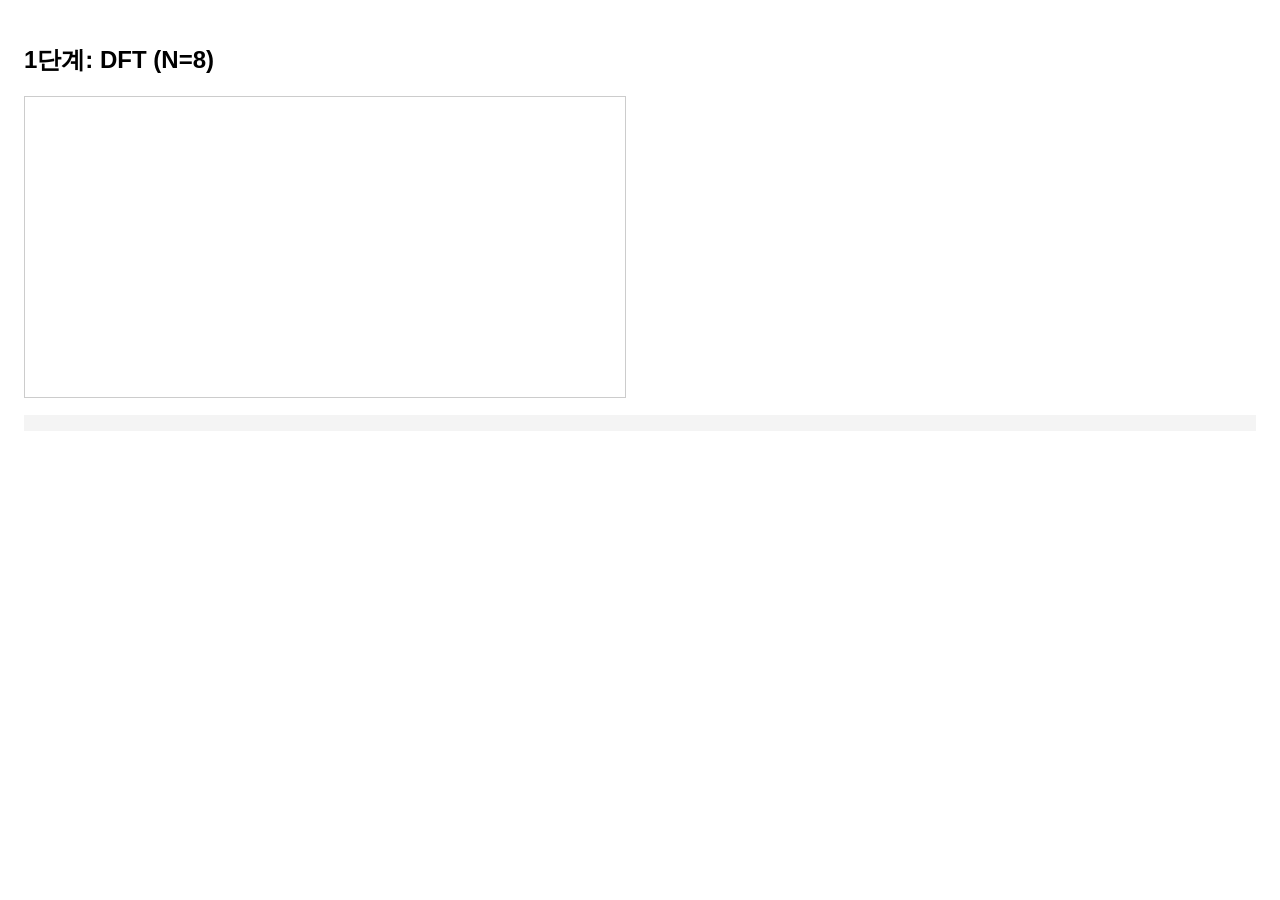
<file: fft/step1.html>
<!DOCTYPE html>
<html>
<head>
<meta charset="utf-8">
<meta name="viewport" content="width=device-width, initial-scale=1">
<title>DFT 1단계</title>
<style>
  body { font-family: sans-serif; padding: 16px; }
  canvas { border: 1px solid #ccc; width: 100%; max-width: 600px; }
  pre { background: #f4f4f4; padding: 8px; }
</style>
</head>
<body>
<h2>1단계: DFT (N=8)</h2>
<canvas id="cv" width="600" height="300"></canvas>
<pre id="out"></pre>

<script>
// 에러를 화면에 표시 (iPad에서 콘솔 대신)
window.onerror = (msg, src, line) => {
  document.getElementById('out').textContent += `에러: ${msg} (line ${line})\n`;
};

// ===== 연산 횟수 카운터 =====
let mulCount = 0;
let addCount = 0;

// ===== 복소수 =====
function complex(re, im) {
  return { re: re, im: im };
}

function cAdd(a, b) {
  addCount++;
  return complex(/* ??? */, /* ??? */);
}

function cMul(a, b) {
  mulCount++;
  // 힌트: (a.re + a.im i)(b.re + b.im i) 를 전개해 보세요
  return complex(/* ??? */, /* ??? */);
}

function cAbs(a) {
  // 힌트: 복소평면에서 원점까지의 거리
  return /* ??? */;
}

// ===== DFT =====
function dft(x) {
  const N = x.length;
  const X = [];
  for (let k = 0; k < N; k++) {
    let sum = complex(0, 0);
    for (let n = 0; n < N; n++) {
      const angle = /* ??? */;          // 힌트: 부호에 주의! (-2π·k·n/N)
      const w = complex(/* ??? */, /* ??? */);  // e^{i·angle}
      sum = /* ??? */;                  // sum에 x[n]·w를 더하기
    }
    X.push(sum);
  }
  return X;
}

// ===== 막대그래프 =====
function drawBars(canvas, values, label) {
  const ctx = canvas.getContext('2d');
  const W = canvas.width, H = canvas.height;
  ctx.clearRect(0, 0, W, H);

  const maxV = Math.max(...values, 1e-9);   // 0으로 나누기 방지
  const barW = W / values.length;

  for (let i = 0; i < values.length; i++) {
    const h = /* ??? */;   // 힌트: 가장 큰 값이 캔버스 높이의 약 80%가 되도록
    ctx.fillStyle = '#4a7bd0';
    ctx.fillRect(/* x */, /* y */, barW * 0.8, h);
    // 힌트: Canvas의 y축은 위에서 아래로 증가해요.
    //       막대가 바닥에서 위로 자라려면 y는 얼마여야 할까요?

    ctx.fillStyle = '#000';
    ctx.fillText(i, i * barW + barW * 0.35, H - 2);
  }
  ctx.fillText(label, 5, 12);
}

// ===== 실행 =====
const N = 8;
const x = [];
for (let n = 0; n < N; n++) {
  x.push(complex(/* 테스트 신호: cos(2π·1·n/N) */, 0));
}

const X = dft(x);
const mags = X.map(cAbs);

drawBars(document.getElementById('cv'), mags, '|X[k]|');

let txt = '';
X.forEach((v, k) => {
  txt += `X[${k}] = ${v.re.toFixed(3)} + ${v.im.toFixed(3)}i   |X|=${mags[k].toFixed(3)}\n`;
});
txt += `\n복소 곱셈: ${mulCount}회, 복소 덧셈: ${addCount}회`;
document.getElementById('out').textContent = txt;
</script>
</body>
</html>
</file>
<file: dimension-thief/css/style.css>
:root {
  --bg: #15131c;
  --bg2: #251f36;
  --accent: #b48cff;
  --text: #ece8f4;
  --muted: #9a93ad;
  --panel: rgba(255, 255, 255, 0.06);
  --line: rgba(255, 255, 255, 0.14);
  --hp: #e0455a;
  --block: #5aa8ff;
  --heal: #4fd88a;
  --card-w: clamp(96px, 10.6vw, 140px);
}

* { box-sizing: border-box; touch-action: manipulation; -webkit-tap-highlight-color: transparent; }

html, body {
  margin: 0; height: 100%; overflow: hidden;
  position: fixed; inset: 0;
  overscroll-behavior: none;
  -webkit-user-select: none; user-select: none;
  -webkit-touch-callout: none;
  -webkit-text-size-adjust: 100%;
  font-family: -apple-system, BlinkMacSystemFont, "Apple SD Gothic Neo", "Noto Sans KR", sans-serif;
  color: var(--text);
  background: var(--bg);
}

body { background: radial-gradient(ellipse at 70% 30%, var(--bg2), var(--bg) 70%); transition: background 0.6s; }

button { font: inherit; color: inherit; }

#app {
  position: fixed; inset: 0;
  display: grid;
  grid-template-rows: auto 1fr auto auto;
  padding: env(safe-area-inset-top) max(16px, env(safe-area-inset-right)) env(safe-area-inset-bottom) max(16px, env(safe-area-inset-left));
}

/* ── 상단 ── */
#topbar { display: flex; align-items: center; justify-content: space-between; height: 52px; gap: 12px; }
.tb-left, .tb-right { display: flex; align-items: center; gap: 14px; }
.dimname { font-weight: 800; color: var(--accent); font-size: 18px; }
.turn, .seed { color: var(--muted); font-size: 14px; }
.wanted { font-size: 14px; padding: 4px 10px; border-radius: 10px; background: rgba(255, 90, 60, 0.18); }
.tb-mid { font-weight: 700; letter-spacing: 0.1em; }

/* ── 전장 ── */
#field { display: grid; grid-template-columns: auto auto 1fr; align-items: center; min-height: 0; }
#left { display: flex; flex-direction: column; align-items: center; gap: 14px; }
#enemies { display: flex; justify-content: center; gap: 4vw; }
.enemy-wrap { display: flex; flex-direction: column; align-items: center; gap: 14px; }
.enemy-wrap.dead { opacity: 0.35; filter: grayscale(1); }
.ehand { display: flex; gap: 8px; min-height: calc(var(--card-w) * 0.8 * 1.4); }
.intent { font-size: 14px; color: var(--muted); }
.intent b { color: var(--text); font-size: 17px; }

.actor {
  position: relative;
  width: clamp(190px, 22vw, 260px);
  padding: 12px 14px;
  border-radius: 18px;
  background: var(--panel);
  border: 2px solid var(--line);
  display: flex; flex-direction: column; align-items: center; gap: 6px;
  transition: border-color 0.2s, box-shadow 0.2s;
}
.actor.targetable { border-color: var(--accent); box-shadow: 0 0 0 4px color-mix(in srgb, var(--accent) 30%, transparent); animation: pulse 1.1s infinite; }
@keyframes pulse { 50% { box-shadow: 0 0 0 10px color-mix(in srgb, var(--accent) 10%, transparent); } }
.actor.hit { animation: hit 0.35s; }
@keyframes hit { 20% { transform: translateX(-8px); } 40% { transform: translateX(8px); } 60% { transform: translateX(-5px); } 80% { transform: translateX(3px); } }

.portrait { position: relative; font-size: clamp(54px, 7vw, 80px); line-height: 1.1; }
.aname { font-weight: 700; font-size: 17px; }
.blockbadge {
  position: absolute; left: -38px; top: 50%; transform: translateY(-50%);
  background: var(--block); color: #08142a; border-radius: 12px;
  font-size: 15px; padding: 4px 8px; display: flex; gap: 2px; align-items: center;
}
.hpbar { position: relative; width: 100%; height: 22px; border-radius: 11px; background: rgba(0,0,0,0.45); overflow: hidden; }
.hpfill { height: 100%; background: linear-gradient(90deg, #a52539, var(--hp)); transition: width 0.4s; }
.hptext { position: absolute; inset: 0; display: grid; place-items: center; font-size: 14px; font-weight: 700; text-shadow: 0 1px 2px #000; }
.sts { display: flex; gap: 6px; flex-wrap: wrap; justify-content: center; min-height: 28px; }
.st { padding: 3px 8px; border-radius: 10px; font-size: 15px; display: flex; gap: 3px; align-items: center; }
.st small { font-size: 12px; }
.st-buff { background: rgba(79, 216, 138, 0.2); }
.st-debuff { background: rgba(224, 69, 90, 0.22); }
.epiles { font-size: 12px; color: var(--muted); }

#log { width: min(100%, 340px); font-size: 13px; color: var(--muted); line-height: 1.45; min-height: 6em; }
#log div:last-child { color: var(--text); }

#hint { text-align: center; min-height: 28px; font-size: 16px; color: var(--accent); padding: 2px 0 4px; }
#hint.warn { color: #ffb347; }

/* ── 하단 ── */
#bottom {
  display: grid; grid-template-columns: auto 1fr auto; align-items: end; gap: 16px;
  padding-bottom: 12px;
}
#energy .orb {
  width: 84px; height: 84px; border-radius: 50%;
  display: grid; place-items: center; grid-auto-flow: column; align-content: center;
  background: radial-gradient(circle at 35% 35%, color-mix(in srgb, var(--accent) 80%, #fff), var(--accent) 55%, color-mix(in srgb, var(--accent) 40%, #000));
  color: #120f18; box-shadow: 0 0 20px color-mix(in srgb, var(--accent) 50%, transparent);
}
.orb b { font-size: 34px; } .orb small { font-size: 16px; font-weight: 700; }

#hand { display: flex; justify-content: center; align-items: flex-end; min-width: 0; height: calc(var(--card-w) * 1.4 + 26px); padding-top: 24px; }
#hand .card + .card { margin-left: var(--gap, 10px); }

#side { display: flex; flex-direction: column; gap: 10px; align-items: stretch; }
#piles { display: flex; gap: 8px; }

.btn {
  min-height: 48px; padding: 0 16px; border-radius: 14px;
  background: var(--panel); border: 2px solid var(--line); cursor: pointer;
}
.btn.small { min-height: 40px; font-size: 14px; }
.btn.big { min-height: 64px; font-size: 20px; font-weight: 800; padding: 0 26px; }
.btn.primary { background: var(--accent); color: #120f18; border-color: transparent; }
.btn:disabled { opacity: 0.4; }
.btn.pile { font-size: 15px; flex: 1; }

/* ── 카드 ── */
.card {
  position: relative; flex: none;
  width: var(--card-w); height: calc(var(--card-w) * 1.4);
  border-radius: 12px; padding: 8px 8px 6px;
  background: linear-gradient(170deg, #2b2638, #17141f);
  border: 3px solid var(--origin);
  display: flex; flex-direction: column; align-items: center;
  box-shadow: 0 6px 14px rgba(0, 0, 0, 0.45);
  transition: transform 0.15s, box-shadow 0.15s, opacity 0.15s;
}
.card.type-attack { background: linear-gradient(170deg, #3a2329, #18121a); }
.card.type-skill { background: linear-gradient(170deg, #1f2b3c, #12161f); }
.c-cost {
  position: absolute; top: -12px; left: -12px; width: 34px; height: 34px; border-radius: 50%;
  background: var(--accent); color: #120f18; font-weight: 900; font-size: 19px;
  display: grid; place-items: center; border: 2px solid #120f18;
}
.c-name { font-weight: 800; font-size: calc(var(--card-w) * 0.12); text-align: center; margin-top: 4px; white-space: nowrap; }
.c-art { font-size: calc(var(--card-w) * 0.3); line-height: 1.25; }
.c-desc { font-size: calc(var(--card-w) * 0.105); text-align: center; line-height: 1.3; flex: 1; display: flex; flex-direction: column; justify-content: center; }
.c-desc b.up { color: var(--heal); } .c-desc b.down { color: #ff8a65; }
.c-foot { width: 100%; display: flex; justify-content: space-between; align-items: center; gap: 4px; font-size: calc(var(--card-w) * 0.085); }
.c-origin { color: var(--origin); font-weight: 700; }
.c-tag { background: #ffb347; color: #1a1205; border-radius: 6px; padding: 0 4px; font-weight: 800; }
.card.temp { border-style: dashed; }

#hand .card.selected { transform: translateY(-24px) scale(1.06); z-index: 5; box-shadow: 0 0 0 3px #fff, 0 12px 26px rgba(0,0,0,0.6); }
#hand .card.disabled { opacity: 0.45; }

.card.small { --card-w: clamp(76px, 8.4vw, 112px); width: var(--card-w); height: calc(var(--card-w) * 1.4); }
.card.small .c-cost { width: 26px; height: 26px; font-size: 15px; top: -9px; left: -9px; }
.card.glow { box-shadow: 0 0 0 3px #ffb347, 0 0 18px #ffb347; animation: pulse 1.1s infinite; }
.card.back { border-color: var(--line); background: repeating-linear-gradient(45deg, #221d2e 0 10px, #1a1624 10px 20px); justify-content: center; }
.back-mark { font-size: 40px; font-weight: 900; color: var(--muted); }

/* ── 연출 ── */
#fx { position: fixed; inset: 0; pointer-events: none; z-index: 30; }
.float { position: absolute; transform: translate(-50%, 0); font-weight: 900; font-size: 30px; text-shadow: 0 2px 4px #000; animation: floatup 1.2s ease-out forwards; opacity: 0; }
.float.dmg { color: #ff5d6c; } .float.blocked { color: #9ab8d8; font-size: 22px; }
.float.blk { color: var(--block); } .float.heal { color: var(--heal); } .float.stat { color: #d6a4ff; font-size: 20px; }
@keyframes floatup { 0% { opacity: 0; transform: translate(-50%, 10px); } 15% { opacity: 1; } 100% { opacity: 0; transform: translate(-50%, -70px); } }

#banner {
  position: fixed; left: 50%; top: 42%; transform: translate(-50%, -50%) scale(0.8);
  opacity: 0; pointer-events: none; z-index: 25; transition: opacity 0.2s, transform 0.2s;
  display: flex; flex-direction: column; align-items: center; gap: 8px;
}
#banner.show { opacity: 1; transform: translate(-50%, -50%) scale(1); }
#banner .b-who { font-weight: 800; font-size: 20px; background: rgba(0,0,0,0.6); padding: 4px 14px; border-radius: 10px; }
#banner.steal .b-who { color: #ffb347; }
#banner .card { --card-w: 150px; }

#overlay { position: fixed; inset: 0; display: none; place-items: center; background: rgba(0, 0, 0, 0.6); z-index: 40; }
#overlay.show { display: grid; }
.panel { background: var(--bg2); border: 2px solid var(--line); border-radius: 20px; padding: 28px 36px; text-align: center; max-width: 92vw; }
.panel.wide { width: 80vw; }
.panel h1 { font-size: 48px; margin: 0 0 8px; } .panel h1.win { color: #ffd166; } .panel h1.lose { color: var(--hp); }
.panel .row { display: flex; gap: 16px; justify-content: center; margin-top: 20px; }
.pilelist { display: flex; flex-wrap: wrap; gap: 14px; justify-content: center; max-height: 55vh; overflow-y: auto; padding: 14px; margin-bottom: 16px; }

#rotate { position: fixed; inset: 0; z-index: 99; display: none; place-items: center; background: var(--bg); text-align: center; font-size: 26px; line-height: 1.6; }
@media (orientation: portrait) { #rotate { display: grid; } }

/* ── 2단계: 여러 적 ── */
#enemies.compact { gap: 1.6vw; }
#enemies.compact .actor { width: clamp(170px, 17vw, 230px); }
#enemies.compact .ehand { flex-direction: column; gap: 5px; min-height: 0; width: clamp(170px, 17vw, 230px); }
#enemies.compact.n3 .portrait { font-size: clamp(44px, 5.5vw, 64px); }
.chip {
  display: flex; align-items: center; gap: 6px; min-height: 34px; padding: 4px 8px;
  border-radius: 9px; border: 2px solid var(--line); background: rgba(0, 0, 0, 0.35); font-size: 13px;
}
.chip.type-attack { border-color: rgba(224, 69, 90, 0.6); }
.chip.type-skill { border-color: rgba(90, 168, 255, 0.55); }
.chip.back { color: var(--muted); justify-content: center; border-style: dashed; }
.chip-icon { font-size: 17px; }
.chip-name { font-weight: 800; white-space: nowrap; }
.chip-desc { color: var(--muted); font-size: 12px; line-height: 1.2; }
.chip-desc b { color: var(--text); }
.chip.glow { border-color: #ffb347; box-shadow: 0 0 10px #ffb347; }

.hpmark { position: absolute; top: 0; bottom: 0; width: 2px; background: #ffd166; opacity: 0.8; }
.actor.heistable { border-color: #ffd166; }
.heistbadge {
  position: absolute; top: -14px; left: 50%; transform: translateX(-50%); white-space: nowrap;
  background: #ffd166; color: #1a1205; font-weight: 800; font-size: 13px; padding: 2px 10px; border-radius: 10px;
}
.dmgpreview {
  position: absolute; right: -44px; top: 50%; transform: translateY(-50%);
  background: #e0455a; color: #fff; font-size: 17px; font-weight: 900; padding: 3px 9px; border-radius: 10px;
}
.float.heist { color: #ffd166; font-size: 26px; }

/* ── 보상 화면 ── */
#overlay.show .panel { animation: popin 0.3s both; }
#overlay.show.late .panel { animation-delay: 0.6s; }
@keyframes popin { from { opacity: 0; transform: scale(0.92); } to { opacity: 1; transform: none; } }
.panel h1.heist { color: #ffd166; }
.panel p { color: var(--muted); } .panel p b { color: var(--text); }
.panel .stats { font-size: 15px; }
.pickrow { display: flex; flex-wrap: wrap; gap: 18px; justify-content: center; padding: 20px 8px 4px; max-height: 58vh; overflow-y: auto; }
.pickrow .card { --card-w: clamp(110px, 12vw, 150px); cursor: pointer; }
.pickrow .card.selected { transform: translateY(-10px) scale(1.05); box-shadow: 0 0 0 4px #fff, 0 12px 26px rgba(0,0,0,0.6); }
.card.r-uncommon .c-name { color: #8fd3ff; }
.card.r-rare .c-name { color: #ffd166; }
.heistbadge.next { background: #4a4a5e; color: #e6e1f5; }
.panel h3.grouphead { margin: 14px 0 0; color: #ffd166; font-size: 17px; }
.panel .pickrow + h3.grouphead { border-top: 1px solid var(--line); padding-top: 12px; }
.panel.wide { max-height: 94vh; overflow-y: auto; }

/* ── B단계: 파티 진형 ── */
#left { align-items: flex-start; justify-content: center; gap: 8px; }
#allies { display: flex; align-items: flex-start; gap: 8px; }
#vs { align-self: center; font-size: 22px; opacity: 0.35; padding: 0 6px; }
#enemies, #enemies.compact { display: flex; justify-content: center; align-items: flex-start; gap: 10px; }
.unit { display: flex; flex-direction: column; align-items: center; gap: 6px; position: relative; }
.unit.back { transform: translateY(-18px) scale(0.94); opacity: 0.92; }
.unit.dead { opacity: 0.35; filter: grayscale(1); }
.rowtag { font-size: 11px; color: var(--muted); letter-spacing: 0.1em; }
.rowtag.front { color: var(--text); opacity: 0.7; }
.unit.ally .actor { width: clamp(108px, 11vw, 140px); padding: 8px 8px; gap: 4px; }
.unit.enemy-wrap .actor { width: clamp(150px, 16vw, 200px); padding: 10px 10px; gap: 4px; }
.unit .portrait { font-size: clamp(34px, 4.2vw, 50px); }
.unit .aname { font-size: 14px; white-space: nowrap; }
.unit .hpbar { height: 18px; } .unit .hptext { font-size: 12px; }
.unit .st { font-size: 13px; padding: 2px 6px; } .unit .st small { display: none; }
.unit .sts { min-height: 24px; gap: 4px; }
.unit .blockbadge { left: -30px; font-size: 13px; padding: 2px 6px; }
.unit .ehand { flex-direction: column; gap: 4px; min-height: 0; width: clamp(150px, 16vw, 200px); }
.unit .chip { min-height: 30px; font-size: 12px; padding: 3px 6px; gap: 4px; }
.unit .chip-desc { font-size: 11px; }
.unit .intent { font-size: 12px; text-align: center; }
.unit .intent b { font-size: 14px; }
.role { font-size: 12px; opacity: 0.8; }
.cintent { width: clamp(108px, 11vw, 140px); font-size: 11px; color: var(--muted); text-align: center; display: flex; flex-direction: column; gap: 2px; }
.cintent .chip { flex-wrap: wrap; justify-content: center; }
.cto { color: var(--accent); font-weight: 700; font-size: 12px; }
.threat {
  position: absolute; top: -12px; right: -8px; z-index: 2;
  background: #e0455a; color: #fff; font-weight: 800; font-size: 13px; padding: 1px 7px; border-radius: 9px;
}
.orderbadge {
  position: absolute; bottom: -12px; left: 50%; transform: translateX(-50%); white-space: nowrap; z-index: 2;
  background: var(--accent); color: #120f18; font-weight: 800; font-size: 12px; padding: 1px 8px; border-radius: 9px;
}
.unit .dmgpreview { right: -36px; font-size: 15px; }
.unit .heistbadge { font-size: 11px; top: -12px; }
#log { width: 100%; max-width: 380px; min-height: 0; font-size: 12px; }
#banner.ally .b-who { color: #8fd3ff; }

/* 동료 선택·영입 */
.compcard {
  width: clamp(190px, 22vw, 250px); padding: 16px; border-radius: 16px; cursor: pointer;
  background: var(--panel); border: 3px solid var(--line); display: flex; flex-direction: column; gap: 6px; text-align: center;
}
.compcard.selected { border-color: var(--accent); box-shadow: 0 0 0 3px color-mix(in srgb, var(--accent) 35%, transparent); transform: translateY(-6px); }
.cc-icon { font-size: 52px; } .cc-name { font-size: 20px; font-weight: 800; }
.cc-role { color: var(--accent); font-size: 14px; font-weight: 700; }
.cc-desc { font-size: 13px; color: var(--muted); line-height: 1.4; }
.cc-deck { display: flex; flex-wrap: wrap; gap: 4px; justify-content: center; }
.cc-deck span { font-size: 12px; background: rgba(0,0,0,0.3); border-radius: 8px; padding: 2px 6px; }
.btn.recruit { margin: 10px auto 4px; display: block; min-height: 52px; font-size: 16px; font-weight: 800; border-color: #8fd3ff; color: #cdeaff; }
.panel .row .btn small { font-weight: 400; color: var(--muted); }
.unit.ally .orderbadge { top: -12px; bottom: auto; left: 8px; transform: none; }

/* ── C단계: 맵·은신처·암시장·이벤트·판 종료 ── */
.money { font-size: 14px; padding: 4px 10px; border-radius: 10px; background: rgba(255, 209, 102, 0.14); white-space: nowrap; }
.btn.escape { border-color: rgba(255, 140, 90, 0.6); }
.btn.escape:disabled { opacity: 0.5; }
#overlay.show .panel.full { animation: none; }
.panel.full {
  width: 100vw; height: 100vh; height: 100dvh; max-width: none; max-height: none; border-radius: 0; border: 0;
  padding: max(10px, env(safe-area-inset-top)) max(16px, env(safe-area-inset-right)) max(10px, env(safe-area-inset-bottom)) max(16px, env(safe-area-inset-left));
  display: flex; flex-direction: column; gap: 8px; text-align: left;
  background: radial-gradient(ellipse at 60% 40%, var(--bg2), var(--bg) 75%);
}
.maphead { display: flex; align-items: center; justify-content: space-between; gap: 12px; flex-wrap: wrap; }
.mh-right { display: flex; align-items: center; gap: 10px; flex-wrap: wrap; }
.partystrip { display: flex; gap: 8px; justify-content: center; flex-wrap: wrap; }
.pm { font-size: 14px; background: var(--panel); border: 1px solid var(--line); border-radius: 10px; padding: 3px 9px; }
.maparea { position: relative; flex: 1; min-height: 0; margin: 6px 24px; }
.maparea svg { position: absolute; inset: 0; width: 100%; height: 100%; overflow: visible; }
.maparea line { stroke: rgba(255, 255, 255, 0.16); stroke-width: 2.5; vector-effect: non-scaling-stroke; stroke-dasharray: 5 5; }
.maparea line.taken { stroke: var(--accent); stroke-dasharray: none; opacity: 0.8; }
.mnode {
  position: absolute; transform: translate(-50%, -50%);
  width: clamp(44px, 5.2vw, 60px); height: clamp(44px, 5.2vw, 60px); border-radius: 50%;
  font-size: clamp(20px, 2.6vw, 28px); display: grid; place-items: center; padding: 0;
  background: #24202f; border: 2px solid var(--line); opacity: 0.55; cursor: default;
}
.mnode.t-boss { width: clamp(64px, 7.5vw, 86px); height: clamp(64px, 7.5vw, 86px); font-size: clamp(30px, 3.8vw, 42px); border-color: #ffd166; opacity: 0.85; }
.mnode.t-elite { border-color: rgba(224, 69, 90, 0.7); }
.mnode.visited { opacity: 0.35; filter: grayscale(0.7); }
.mnode.here { opacity: 1; filter: none; border-color: #fff; box-shadow: 0 0 0 4px rgba(255,255,255,0.25); }
.mnode.reach { opacity: 1; cursor: pointer; border-color: var(--accent); box-shadow: 0 0 0 4px color-mix(in srgb, var(--accent) 30%, transparent); animation: pulse 1.1s infinite; }
.maplegend { display: flex; gap: 14px; justify-content: center; flex-wrap: wrap; font-size: 13px; color: var(--muted); }
.lg-hint { color: var(--accent); }
.choices { display: flex; gap: 14px; justify-content: center; flex-wrap: wrap; margin-top: 16px; }
.choices.col { flex-direction: column; align-items: stretch; }
.btn.choice { min-height: 84px; min-width: 200px; display: flex; flex-direction: column; justify-content: center; align-items: center; gap: 4px; font-size: 18px; padding: 10px 18px; }
.btn.choice small { font-size: 13px; color: var(--muted); font-weight: 400; }
.offer { display: flex; flex-direction: column; align-items: center; gap: 8px; }
.offer.sold .card { opacity: 0.35; }
.btn.price { min-height: 44px; min-width: 110px; font-weight: 800; }
.ev-icon { font-size: 56px; }
.ev-text { max-width: 520px; margin: 8px auto; line-height: 1.6; color: var(--text) !important; }
.uppreview { display: flex; align-items: center; justify-content: center; gap: 14px; font-size: 28px; margin: 8px 0; }
.card.upgraded .c-name { color: #7ef0a8; }
.coinbox { font-size: 18px; margin: 12px 0; padding: 12px 18px; border-radius: 14px; background: rgba(255, 209, 102, 0.1); }
.coinbox .banked { color: #ffd166; font-size: 22px; }
.loot { font-size: 17px; color: #ffd166 !important; }
.rankbadge { font-size: 11px; font-weight: 800; padding: 1px 6px; border-radius: 6px; margin-left: 4px; }
.rankbadge.elite { background: #e0455a; color: #fff; } .rankbadge.boss { background: #ffd166; color: #1a1205; }

/* ── D단계: 로비 ── */
.panel.full.lobby { overflow-y: auto; gap: 10px; }
.lobbyhead { display: flex; align-items: center; justify-content: space-between; }
.lobbyhead h1 { margin: 0; font-size: 28px; } .lobbyhead h1 small { font-size: 15px; color: var(--muted); font-weight: 400; margin-left: 6px; }
.coins { font-size: 20px; padding: 8px 16px; border-radius: 14px; background: rgba(255, 209, 102, 0.14); }
.coins b { color: #ffd166; font-size: 24px; }
.lobbygrid { display: grid; grid-template-columns: minmax(220px, 0.32fr) 1fr; gap: 20px; min-height: 0; }
.lb-left { display: flex; flex-direction: column; gap: 12px; }
.btn.go { min-height: 110px; font-size: 28px; display: flex; flex-direction: column; align-items: center; justify-content: center; gap: 4px; }
.btn.go small { font-size: 14px; font-weight: 600; opacity: 0.8; }
.records { background: var(--panel); border: 1px solid var(--line); border-radius: 14px; padding: 12px 14px; font-size: 14px; line-height: 1.7; color: var(--muted); }
.records h3, .lb-right h3 { margin: 4px 0 6px; font-size: 15px; color: var(--text); }
.upgrid { display: grid; grid-template-columns: repeat(auto-fill, minmax(190px, 1fr)); gap: 10px; }
.uptile { background: var(--panel); border: 1px solid var(--line); border-radius: 14px; padding: 10px 12px; display: flex; flex-direction: column; gap: 4px; }
.uptile.locked { opacity: 0.55; }
.ut-head { display: flex; align-items: center; gap: 6px; } .ut-icon { font-size: 20px; }
.pips { margin-left: auto; color: #ffd166; letter-spacing: 1px; font-size: 13px; }
.ut-now { font-size: 13px; } .ut-next { font-size: 12px; color: var(--muted); min-height: 16px; }
.uptile .btn { margin-top: 2px; }
.comprow, .facrow { display: flex; gap: 10px; flex-wrap: wrap; }
.comptile, .factile { background: var(--panel); border: 1px solid var(--line); border-radius: 14px; padding: 10px 12px; display: flex; flex-direction: column; align-items: center; gap: 3px; min-width: 120px; }
.comptile.locked { border-style: dashed; }
.ct-icon, .factile span { font-size: 28px; }
.comptile small, .factile small { color: var(--muted); font-size: 12px; } .comptile .ok { color: #7ef0a8; }
.factile.locked { opacity: 0.5; }

/* ── E단계: 아이템 ── */
.g-common { --g: #c9c9c9; } .g-rare { --g: #5aa8ff; } .g-hero { --g: #c77dff; } .g-legend { --g: #ffb347; }
span.g-common, span.g-rare, span.g-hero, span.g-legend { color: var(--g); font-weight: 700; }
.ichip { display: inline-flex; align-items: center; gap: 3px; font-size: 13px; padding: 2px 8px; margin: 2px; border-radius: 9px;
  border: 1.5px solid var(--g); background: rgba(0,0,0,0.3); white-space: nowrap; }
.ichip.lost { opacity: 0.55; text-decoration: line-through; }
.itile { width: 112px; min-height: 82px; border-radius: 12px; border: 2px solid var(--g, var(--line)); background: rgba(0,0,0,0.3);
  display: flex; flex-direction: column; align-items: center; justify-content: center; gap: 2px; padding: 6px; text-align: center; cursor: pointer; }
.itile.empty { border-style: dashed; border-color: var(--line); cursor: default; opacity: 0.5; }
.itile.sel { box-shadow: 0 0 0 3px #fff; transform: translateY(-3px); }
.itile .ii { font-size: 28px; } .itile .in { font-size: 13px; font-weight: 700; } .itile .ig { font-size: 11px; color: var(--g); }
.itemgrid { display: flex; flex-wrap: wrap; gap: 8px; }
.baggrid { display: grid; grid-template-columns: minmax(300px, 0.9fr) 1.3fr; gap: 20px; min-height: 0; overflow-y: auto; }
.baggrid h3 { margin: 6px 0; font-size: 15px; } .baggrid h3 small { color: var(--muted); font-weight: 400; font-size: 12px; }
.eqrow { display: grid; grid-template-columns: 1.1fr 1fr 1fr 1fr; gap: 6px; align-items: center; margin-bottom: 8px; }
.eqwho { font-size: 14px; } .eqwho small { color: var(--muted); }
.eqslot { min-height: 40px; border-radius: 10px; border: 1.5px dashed var(--line); display: grid; place-items: center; font-size: 12px; color: var(--muted); }
.eqslot.filled { border: none; cursor: pointer; } .eqslot .ichip { font-size: 12px; white-space: normal; }
.bagactions { margin-top: 12px; padding: 12px; border-radius: 12px; background: var(--panel); border: 1px solid var(--line); min-height: 80px; }
.seldesc { font-size: 14px; margin-bottom: 8px; }
.selbtns { display: flex; flex-wrap: wrap; gap: 8px; }
.btn.danger { border-color: rgba(224, 69, 90, 0.6); }
.muted { color: var(--muted); }
.eqicons { font-size: 13px; letter-spacing: 1px; }
.lootitems { margin: 6px 0; }
.warnline { color: #ffb347 !important; font-size: 14px; }
.enditems { margin: 8px 0; font-size: 14px; display: flex; flex-direction: column; gap: 6px; }
.itemoffers { display: flex; gap: 18px; justify-content: center; margin-top: 10px; }
.stashpeek { width: 100%; margin-top: 4px; }
.c-cost.cheap { background: #7ef0a8; }

/* ── F단계: 로비 시설 ── */
.ltabs { display: flex; gap: 8px; flex-wrap: wrap; }
.facility { display: flex; flex-direction: column; gap: 10px; }
.facility > p { margin: 0; color: var(--muted); } .facility > p b { color: var(--text); }
.shopgrid { display: flex; flex-wrap: wrap; gap: 12px; }
.shopslot { width: 170px; display: flex; flex-direction: column; align-items: center; gap: 6px; padding: 10px; border-radius: 14px; background: var(--panel); border: 1px solid var(--line); }
.shopslot.pinned { border-color: #ffd166; box-shadow: 0 0 0 2px rgba(255, 209, 102, 0.3); }
.shopslot.sold { opacity: 0.45; }
.shopslot .itile { width: 130px; cursor: default; }
.sl-desc { font-size: 12px; color: var(--muted); text-align: center; min-height: 32px; }
.shopslot .btn { width: 100%; }
.btn.pin { min-height: 34px; font-size: 13px; }
.prepgrid { display: grid; grid-template-columns: 1.1fr 1fr; gap: 20px; min-height: 0; overflow-y: auto; }
.prepgrid h3 { margin: 6px 0; font-size: 15px; } .prepgrid h3 small { color: var(--muted); font-weight: 400; font-size: 12px; }
.comptile[data-act] { cursor: pointer; }
.comptile.picked { border-color: var(--accent); box-shadow: 0 0 0 3px color-mix(in srgb, var(--accent) 35%, transparent); }
.eqslot[data-act] { cursor: pointer; }
.eqslot.on { border-color: var(--accent); border-style: solid; }
.prepgrid .btn.go { min-height: 80px; font-size: 24px; width: 100%; }

/* ── G단계: 차원 불안정 ── */
.instbadge { font-size: 14px; padding: 4px 10px; border-radius: 10px; white-space: nowrap; }
.instbadge.lv-safe { background: rgba(79, 216, 138, 0.16); }
.instbadge.lv-unstable { background: rgba(255, 179, 71, 0.22); color: #ffcf8a; }
.instbadge.lv-critical { background: rgba(224, 69, 90, 0.3); color: #ffb3bd; animation: pulse 1.1s infinite; }
.panel.rift { border-color: #6c63ff; box-shadow: 0 0 40px rgba(108, 99, 255, 0.35); }
.mnode.t-rift { border-color: rgba(108, 99, 255, 0.8); }

/* ── H단계: 유물·이벤트 결과 ── */
.relicbar { display: inline-flex; gap: 2px; margin-left: 4px; }
.relic { font-size: 18px; width: 30px; height: 30px; display: inline-flex; align-items: center; justify-content: center;
  border-radius: 8px; background: rgba(255, 255, 255, 0.06); box-shadow: inset 0 0 0 2px var(--g); cursor: pointer; }
.rtile { width: 170px; min-height: 170px; padding: 12px 10px; border-radius: 14px; display: flex; flex-direction: column;
  align-items: center; gap: 4px; text-align: center; background: rgba(255, 255, 255, 0.05); box-shadow: inset 0 0 0 2px var(--g); }
.rtile[data-act] { cursor: pointer; }
.rtile.sel { background: rgba(255, 255, 255, 0.14); transform: translateY(-4px); box-shadow: inset 0 0 0 3px var(--g), 0 0 18px var(--g); }
.rtile .ri { font-size: 40px; }
.rtile small { color: var(--g); font-weight: 700; }
.rtile .rd { font-size: 13px; line-height: 1.4; color: var(--muted); }
.lootrelic { display: flex; align-items: center; justify-content: center; gap: 10px; margin: 6px 0; }
.lootrelic .rtile { width: auto; min-height: 0; flex-direction: row; padding: 6px 12px; }
.lootrelic .rtile .ri { font-size: 26px; }
.ev-notes { list-style: none; padding: 0; margin: 10px auto; max-width: 520px; display: flex; flex-direction: column; gap: 6px; }
.ev-notes li { background: rgba(255, 255, 255, 0.06); border-radius: 10px; padding: 8px 12px; font-size: 16px; }
@media (max-width: 1100px) { .relic { width: 26px; height: 26px; font-size: 15px; } }

/* ── I단계: 잠금·크라켄 ── */
.card.locked { filter: grayscale(0.85) brightness(0.7); }
.card .c-lock { position: absolute; inset: 0; display: grid; place-items: center; font-size: 42px; pointer-events: none;
  text-shadow: 0 2px 8px #000; }
.chip.locked { opacity: 0.6; border-style: dashed; }
#enemies.crowd { display: grid; grid-template-columns: repeat(4, auto); justify-content: center; gap: 4px 8px; }
#enemies.crowd .unit.back { transform: none; }
#enemies.crowd .rowtag { display: none; }
#enemies.crowd .unit .actor { width: clamp(104px, 11vw, 140px); padding: 4px 6px; gap: 2px; }
#enemies.crowd .unit .ehand { width: clamp(104px, 11vw, 140px); gap: 2px; }
#enemies.crowd .unit .chip { min-height: 22px; padding: 1px 5px; }
#enemies.crowd .unit .chip-desc { display: none; }
#enemies.crowd .unit .portrait { font-size: clamp(24px, 3vw, 34px); }
#enemies.crowd .unit .aname { font-size: 12px; }
#enemies.crowd .unit .hpbar { height: 14px; }
#enemies.crowd .unit .sts { min-height: 0; }
#enemies.crowd .unit .epiles, #enemies.crowd .rankbadge { display: none; }
#enemies.crowd .unit .intent { font-size: 11px; }
#enemies.crowd .heistbadge { font-size: 10px; padding: 1px 6px; }

/* ── J단계: 도감·도둑 레벨·승천·시드 ── */
.thieflv { margin-bottom: 10px; }
.thieflv h3 small { color: var(--muted); font-weight: 400; }
.lvbar { height: 10px; border-radius: 5px; background: rgba(0, 0, 0, 0.4); overflow: hidden; margin: 4px 0 6px; }
.lvbar div { height: 100%; background: linear-gradient(90deg, var(--accent), #ffd166); }
.codex { overflow-y: auto; }
.codex h3 { margin: 10px 0 4px; } .codex h3 small { color: var(--muted); font-weight: 400; }
.codexgrid, .codexpick { display: flex; flex-wrap: wrap; gap: 8px; }
.codexgrid .card, .codexpick .card { --card-w: 92px; }
.codexpick { max-height: 30vh; overflow-y: auto; padding: 6px; background: rgba(0, 0, 0, 0.25); border-radius: 12px; margin-top: 6px; }
.codexpick .card { cursor: pointer; }
.codexpick .card.selected { box-shadow: 0 0 0 3px #fff; }
.codex-unknown { opacity: 0.35; }
.prepextra { display: flex; flex-direction: column; gap: 4px; margin-top: 10px; }
.ascdesc { font-size: 12px; line-height: 1.5; }
.seedrow { display: flex; gap: 8px; align-items: center; }
.seedrow input { flex: 1; min-width: 0; height: 44px; font-size: 18px; padding: 0 12px; border-radius: 10px; border: 2px solid var(--line);
  background: rgba(0, 0, 0, 0.35); color: var(--text); text-transform: uppercase; }
.ascbadge { font-size: 14px; padding: 4px 10px; border-radius: 10px; background: rgba(255, 90, 60, 0.25); color: #ffb3a0; font-weight: 800; }
.seedrow input { -webkit-user-select: text; user-select: text; }
.codexgrid { padding: 10px 0 0 10px; }

/* ── v4 1단계: 연출 ── */
.float.big { animation: floatbig 1.4s cubic-bezier(.2,1.6,.4,1) forwards; color: #ff3046; -webkit-text-stroke: 2px #2a0008; }
@keyframes floatbig {
  0% { opacity: 0; transform: translate(-50%, 0) scale(0.3); }
  15% { opacity: 1; transform: translate(-50%, -20px) scale(1.35); }
  35% { transform: translate(-50%, -30px) scale(1); }
  100% { opacity: 0; transform: translate(-50%, -90px) scale(1); }
}
#app.shake { animation: screenshake 0.38s; }
@keyframes screenshake {
  15% { transform: translate(calc(var(--shake) * -1), calc(var(--shake) * 0.5)); }
  35% { transform: translate(var(--shake), calc(var(--shake) * -0.6)); }
  55% { transform: translate(calc(var(--shake) * -0.6), calc(var(--shake) * 0.3)); }
  75% { transform: translate(calc(var(--shake) * 0.3), 0); }
}
#hurtflash { position: fixed; inset: 0; pointer-events: none; z-index: 40; opacity: 0;
  box-shadow: inset 0 0 120px 30px rgba(255, 30, 50, var(--a, 0.5)); background: rgba(255, 0, 30, calc(var(--a, 0.5) * 0.25)); }
#hurtflash.on { animation: hurtflash 0.45s ease-out; }
@keyframes hurtflash { 0% { opacity: 1; } 100% { opacity: 0; } }
.flycard { position: fixed; z-index: 45; pointer-events: none; transform: translate(-50%, -50%); }
.flycard .card { --card-w: 120px; box-shadow: 0 0 24px #ffd166; }
.shard { position: fixed; width: 9px; height: 9px; border-radius: 2px; pointer-events: none; z-index: 44;
  transform: translate(-50%, -50%); animation: shard 0.9s cubic-bezier(.1,.8,.3,1) forwards; }
@keyframes shard { to { transform: translate(calc(-50% + var(--dx)), calc(-50% + var(--dy))) rotate(220deg) scale(0.2); opacity: 0; } }
body.slowmo #field { animation: slowmo var(--slowmo, 0.45s) ease-out; }
body.slowmo .shard { animation-duration: 1.6s; }
@keyframes slowmo { 0% { filter: saturate(0.2) brightness(1.4); transform: scale(1.025); } 100% { filter: none; transform: none; } }
.unit.dead .portrait { transition: filter 0.4s, transform 0.4s; }
/* 설정 */
.settings .toggle { display: flex; align-items: center; justify-content: space-between; gap: 18px; padding: 12px 4px; border-bottom: 1px solid var(--line); font-size: 18px; }
.settings .toggle:last-of-type { border-bottom: none; }
.gear { font-size: 20px; }

/* ── v4 2단계: 뽑기·동료 목록 ── */
.gacha { align-items: center; }
.gachahead { display: flex; gap: 20px; flex-wrap: wrap; justify-content: center; font-size: 15px; }
.pity { font-size: 17px; } .pity b { color: #ffd166; font-size: 22px; }
.gachabtns { display: flex; gap: 16px; justify-content: center; }
.gachabtns .btn { min-width: 220px; flex-direction: column; display: flex; align-items: center; }
.gachabtns small { font-size: 12px; opacity: 0.85; }
.gresults { display: flex; flex-wrap: wrap; gap: 10px; justify-content: center; min-height: 170px; max-width: 900px; }
.gtile { width: 150px; padding: 12px 8px; border-radius: 14px; display: flex; flex-direction: column; align-items: center; gap: 3px;
  background: rgba(255, 255, 255, 0.05); box-shadow: inset 0 0 0 2px var(--g); opacity: 0; animation: greveal 0.5s both; text-align: center; }
.gtile .gi { font-size: 44px; } .gtile .gnew { font-size: 12px; color: #ffd166; font-weight: 800; }
.gtile.g-hero { background: rgba(199, 125, 255, 0.14); }
.gtile.g-legend { background: linear-gradient(135deg, #ff5e7e44, #ffd16644, #5affc044, #5aa8ff44, #c77dff44); background-size: 300% 300%;
  animation: greveal 0.6s both, rainbow 2.5s linear infinite; box-shadow: 0 0 22px #fff8, inset 0 0 0 3px #fff; }
@keyframes greveal { 0% { opacity: 0; transform: rotateY(90deg) scale(0.6); } 100% { opacity: 1; transform: none; } }
@keyframes rainbow { 0% { background-position: 0% 50%; } 100% { background-position: 300% 50%; } }
.gacha.has-legend::before { content: ''; position: fixed; inset: 0; pointer-events: none; z-index: -1;
  background: conic-gradient(from 0deg, #ff5e7e22, #ffd16622, #5affc022, #5aa8ff22, #c77dff22, #ff5e7e22); animation: spin 6s linear infinite; }
@keyframes spin { to { transform: rotate(360deg); } }
.roster { overflow-y: auto; }
.rostergrid { display: grid; grid-template-columns: repeat(auto-fill, minmax(180px, 1fr)); gap: 10px; }
.rtile2 { padding: 10px; border-radius: 14px; display: flex; flex-direction: column; align-items: center; gap: 3px; text-align: center;
  background: rgba(255, 255, 255, 0.05); box-shadow: inset 0 0 0 2px var(--g); font-size: 13px; }
.rtile2 .ri { font-size: 38px; } .rtile2.locked { opacity: 0.45; } .rtile2.inparty { background: rgba(255, 255, 255, 0.13); }
.rtile2 .abil { font-size: 12px; line-height: 1.35; color: var(--text); min-height: 32px; }
.rtile2.g-legend { box-shadow: inset 0 0 0 2px #ffb347, 0 0 12px #ffb34755; }
.lvline { display: flex; align-items: center; gap: 6px; font-weight: 800; }
.xpbar { width: 70px; height: 7px; border-radius: 4px; background: rgba(0, 0, 0, 0.4); overflow: hidden; display: inline-block; }
.xpbar span { display: block; height: 100%; background: #7ef0a8; }
.stars { color: #ffd166; letter-spacing: 2px; }
.lvtag { font-size: 10px; color: #ffd166; }
.comptile.graded { box-shadow: inset 0 0 0 2px var(--g); } .comprow { flex-wrap: wrap; }
/* ── v4 3단계: 시너지·경험치 ── */
#synergy { display: flex; flex-wrap: wrap; gap: 6px; min-height: 0; }
.syn { font-size: 12px; padding: 3px 9px; border-radius: 10px; background: rgba(126, 240, 168, 0.18); color: #b9ffd2; font-weight: 800; cursor: pointer; }
.syn.off { background: rgba(255, 255, 255, 0.06); color: var(--muted); }
.xpline { color: #b9ffd2 !important; font-size: 14px; margin: 2px 0; }
/* ── v4 4단계: 비밀·저주 ── */
.g-cursed { --g: #d1173f; }
span.g-cursed { color: #ff5470; font-weight: 800; }
.itile.g-cursed, .ichip.g-cursed { background: linear-gradient(135deg, #2a0710, #120308); box-shadow: inset 0 0 0 2px #d1173f, 0 0 10px #d1173f66; }
.secretgrid { display: grid; grid-template-columns: repeat(auto-fill, minmax(250px, 1fr)); gap: 8px; margin-bottom: 8px; }
.secret { display: flex; gap: 10px; align-items: center; padding: 8px 10px; border-radius: 12px; background: rgba(255, 255, 255, 0.04); border: 1px dashed var(--line); }
.secret .si { font-size: 30px; } .secret small { display: block; color: var(--muted); font-size: 12px; line-height: 1.35; }
.secret.found { border: 1px solid #ffd16688; background: rgba(255, 209, 102, 0.08); }
.mnode.t-vault { box-shadow: 0 0 0 3px #ffd166, 0 0 18px #ffd166; animation: pulse 1.2s infinite; }
.voidgate h1 { color: #d8d8ff; text-shadow: 0 0 18px #8a8aff; }
</file>
<file: monster-lab/css/style.css>
:root {
  --bg: #12141c; --panel: #1b1f2b; --panel2: #232838; --line: #2e3448; --text: #eef1f7; --muted: #8e97ad;
  --good: #4cd38a; --bad: #ff5b6b; --warn: #ffc94d; --accent: #7aa8ff;
  --water: #3d8bff; --fire: #ff6a3d; --leaf: #4cc35a; --rock: #b08a5b; --thunder: #ffd23d; --shadow: #8a5cf0; --origin: #e8e8f0;
}
* { box-sizing: border-box; -webkit-tap-highlight-color: transparent; touch-action: manipulation; }
html, body { margin: 0; height: 100%; background: var(--bg); color: var(--text); overflow: hidden;
  font-family: -apple-system, BlinkMacSystemFont, "Apple SD Gothic Neo", "Noto Sans KR", sans-serif;
  -webkit-user-select: none; user-select: none; -webkit-text-size-adjust: 100%; }
button { font: inherit; color: inherit; border: 0; cursor: pointer; }
select, input { font: inherit; }

#app { display: flex; flex-direction: column; height: 100%;
  padding: env(safe-area-inset-top) env(safe-area-inset-right) 0 env(safe-area-inset-left); }
#topbar { display: flex; align-items: center; justify-content: space-between; gap: 12px;
  padding: 10px 16px; background: var(--panel); border-bottom: 2px solid var(--line); }
.brand { font-size: 22px; font-weight: 800; }
.brand .ver { font-size: 13px; color: var(--muted); font-weight: 600; margin-left: 6px; }
#tabs { display: flex; gap: 8px; }
.tab { min-height: 48px; padding: 0 20px; border-radius: 14px; background: var(--panel2); font-size: 18px; font-weight: 700; }
.tab.on { background: var(--accent); color: #0b1020; }
#screen { flex: 1; overflow-y: auto; -webkit-overflow-scrolling: touch; padding: 16px; }

/* 공통 */
.btn { min-height: 52px; padding: 0 22px; border-radius: 14px; background: var(--panel2); font-size: 18px; font-weight: 700; border: 2px solid var(--line); }
.btn.primary { background: var(--accent); color: #0b1020; border-color: transparent; }
.btn:active, .tab:active, .card:active, .move:active { transform: scale(0.97); }
.row { display: flex; gap: 10px; align-items: center; flex-wrap: wrap; }
.muted { color: var(--muted); }
.el-chip { display: inline-flex; align-items: center; gap: 3px; padding: 2px 9px; border-radius: 999px; font-size: 13px; font-weight: 700; color: #0b1020; }
.trait { display: inline-flex; align-items: center; padding: 4px 10px; border-radius: 10px; font-size: 14px; font-weight: 700;
  background: var(--panel2); border: 2px solid var(--c); }
.trait.legend { border-color: transparent; background:
  linear-gradient(var(--panel2), var(--panel2)) padding-box,
  linear-gradient(90deg, #ff5b6b, #ffc94d, #4cd38a, #3dc4ff, #b07aff) border-box; }
.trait.bad { color: #ffb3ba; }
.traits { display: flex; gap: 6px; flex-wrap: wrap; }

/* 도감 */
.dex-head { display: flex; justify-content: space-between; align-items: center; margin-bottom: 12px; flex-wrap: wrap; gap: 10px; }
.dex-head h2 { margin: 0; font-size: 22px; }
.dex-group { margin: 18px 0 8px; font-size: 16px; color: var(--muted); font-weight: 700; }
.dex-grid { display: grid; grid-template-columns: repeat(auto-fill, minmax(150px, 1fr)); gap: 10px; }
.card { background: var(--panel); border: 2px solid var(--line); border-radius: 16px; padding: 8px 8px 10px; text-align: center; }
.card .nm { font-size: 16px; font-weight: 800; margin-top: 2px; }
.card .sub { font-size: 12px; color: var(--muted); margin-top: 4px; display: flex; gap: 4px; justify-content: center; flex-wrap: wrap; }
.mon-svg { display: block; margin: 0 auto; overflow: visible; }

/* 모달 */
.modal-bg { position: fixed; inset: 0; background: rgba(5, 7, 12, 0.72); display: flex; align-items: center; justify-content: center; z-index: 50; padding: 16px; }
.modal { background: var(--panel); border: 2px solid var(--line); border-radius: 20px; width: min(860px, 100%); max-height: 92%; overflow-y: auto; padding: 18px; }
.modal h3 { margin: 0 0 6px; font-size: 24px; }
.detail { display: grid; grid-template-columns: 240px 1fr; gap: 18px; }
.evo { display: flex; gap: 6px; align-items: center; margin-top: 8px; flex-wrap: wrap; justify-content: center; }
.evo .step { text-align: center; font-size: 12px; color: var(--muted); padding: 4px; border-radius: 10px; }
.evo .step.on { background: var(--panel2); color: var(--text); }
.stat { display: grid; grid-template-columns: 44px 1fr 38px; gap: 8px; align-items: center; font-size: 14px; margin: 4px 0; }
.bar { height: 10px; background: var(--panel2); border-radius: 6px; overflow: hidden; }
.bar > i { display: block; height: 100%; border-radius: 6px; background: var(--accent); }
.learn { display: grid; grid-template-columns: repeat(auto-fill, minmax(170px, 1fr)); gap: 6px; margin-top: 6px; }
.learn div { background: var(--panel2); border-radius: 10px; padding: 6px 8px; font-size: 13px; border-left: 4px solid var(--c); }
.section-t { font-weight: 800; margin: 12px 0 4px; font-size: 15px; }

/* 시험 전투 설정 */
.setup { display: grid; grid-template-columns: 1fr 1fr; gap: 16px; max-width: 980px; margin: 0 auto; }
.pick { background: var(--panel); border: 2px solid var(--line); border-radius: 18px; padding: 14px; text-align: center; }
.pick h3 { margin: 0 0 6px; }
.pick select { width: 100%; min-height: 48px; border-radius: 12px; background: var(--panel2); color: var(--text); border: 2px solid var(--line); padding: 0 10px; font-size: 18px; }
.stepper { display: flex; align-items: center; justify-content: center; gap: 10px; margin: 10px 0; }
.stepper button { width: 52px; height: 52px; border-radius: 14px; background: var(--panel2); font-size: 24px; font-weight: 800; }
.stepper b { font-size: 22px; min-width: 70px; }
.setup-foot { grid-column: 1 / -1; display: flex; gap: 10px; justify-content: center; align-items: center; flex-wrap: wrap; }
.setup-foot input { min-height: 48px; width: 170px; border-radius: 12px; background: var(--panel2); color: var(--text); border: 2px solid var(--line); padding: 0 10px; font-size: 17px; }

/* 전투 */
.battle { display: grid; grid-template-rows: 1fr auto; height: 100%; gap: 12px; max-width: 1180px; margin: 0 auto; }
.field { position: relative; display: grid; grid-template-columns: 1fr 1fr; gap: 16px; border-radius: 22px; padding: 14px;
  background: radial-gradient(ellipse at 50% 120%, #2a3350 0%, #161a26 70%); border: 2px solid var(--line); min-height: 300px; }
.field.rain { background: radial-gradient(ellipse at 50% 120%, #1e3a5a 0%, #10182a 70%); }
.side { display: flex; flex-direction: column; align-items: center; gap: 6px; }
.info { width: 100%; max-width: 380px; background: rgba(20, 24, 36, 0.86); border: 2px solid var(--line); border-radius: 16px; padding: 10px 12px; }
.info .top { display: flex; justify-content: space-between; align-items: center; gap: 8px; }
.info .nm { font-size: 19px; font-weight: 800; }
.hp { height: 14px; background: #0c0f17; border-radius: 8px; overflow: hidden; margin: 6px 0 2px; }
.hp > i { display: block; height: 100%; background: var(--good); transition: width 0.45s ease, background 0.3s; }
.hp > i.mid { background: var(--warn); } .hp > i.low { background: var(--bad); }
.hpnum { font-size: 13px; color: var(--muted); display: flex; justify-content: space-between; }
.badges { display: flex; gap: 4px; flex-wrap: wrap; margin-top: 4px; min-height: 22px; }
.badge { font-size: 12px; font-weight: 800; padding: 2px 7px; border-radius: 8px; background: var(--panel2); }
.badge.st-burn { background: #ff6a3d; color: #1a0a04; } .badge.st-para { background: #ffd23d; color: #1a1404; }
.badge.st-sleep { background: #8e97ad; color: #0b1020; } .badge.st-poison { background: #b05cf0; color: #12041a; }
.badge.up { color: var(--good); } .badge.down { color: var(--bad); }
.sprite { position: relative; }
.sprite.shake { animation: shake 0.35s; }
.sprite.faint { animation: faint 0.6s forwards; }
@keyframes shake { 0%, 100% { transform: translateX(0); } 25% { transform: translateX(-10px); } 75% { transform: translateX(10px); } }
@keyframes faint { to { transform: translateY(40px); opacity: 0; } }
.float { position: absolute; left: 50%; top: 30%; transform: translateX(-50%); font-size: 30px; font-weight: 900; pointer-events: none;
  text-shadow: 0 2px 0 #000, 0 0 8px #000; animation: float 0.9s forwards; z-index: 5; }
.float.heal { color: var(--good); } .float.dmg { color: #fff; } .float.good { color: #ffd23d; font-size: 36px; } .float.weak { color: #9aa3b8; }
@keyframes float { from { opacity: 1; margin-top: 0; } to { opacity: 0; margin-top: -50px; } }
.weather { position: absolute; top: 10px; left: 50%; transform: translateX(-50%); font-size: 14px; font-weight: 800; background: rgba(0,0,0,0.4); padding: 4px 10px; border-radius: 10px; }

.controls { display: grid; grid-template-columns: 1.3fr 1fr; gap: 12px; min-height: 180px; }
.moves { display: grid; grid-template-columns: 1fr 1fr; gap: 10px; }
.move { min-height: 78px; border-radius: 16px; background: var(--panel2); border: 2px solid var(--line); border-left: 8px solid var(--c);
  text-align: left; padding: 8px 12px; display: flex; flex-direction: column; justify-content: center; }
.move b { font-size: 19px; }
.move small { font-size: 13px; color: var(--muted); }
.move .hint { font-size: 12px; font-weight: 800; }
.move .hint.good { color: var(--good); } .move .hint.bad { color: var(--bad); }
.move:disabled { opacity: 0.4; }
.log { background: var(--panel); border: 2px solid var(--line); border-radius: 16px; padding: 10px 12px; overflow-y: auto; max-height: 200px; font-size: 15px; line-height: 1.5; }
.log p { margin: 0; }
.log .k-move { color: #fff; font-weight: 800; }
.log .k-eff-good { color: var(--good); font-weight: 700; } .log .k-eff-bad { color: #9aa3b8; } .log .k-crit { color: #ffd23d; font-weight: 700; }
.log .k-faint { color: var(--bad); font-weight: 800; } .log .k-status { color: #ffb36b; } .log .k-trait, .log .k-ability, .log .k-field { color: #b8a6ff; }
.log .k-heal { color: var(--good); } .log .k-miss { color: var(--muted); }

#toast { position: fixed; left: 50%; bottom: 24px; transform: translateX(-50%); background: #000c; padding: 10px 18px; border-radius: 12px;
  font-weight: 700; opacity: 0; transition: opacity 0.2s; pointer-events: none; z-index: 60; }
#toast.on { opacity: 1; }

@media (max-width: 760px) {
  .detail, .setup, .controls { grid-template-columns: 1fr; }
}

/* 2단계: 팀 편성·대기 몬스터·교체·결과 */
.small { font-size: 13px; }
.btn.sm { min-height: 40px; padding: 0 12px; font-size: 15px; }
.btn:disabled { opacity: 0.4; }
.setup .pick { text-align: left; }
.tm { display: flex; gap: 10px; align-items: center; background: var(--panel2); border-radius: 14px; padding: 8px; margin: 8px 0; }
.tm .mon-svg { flex: none; margin: 0; }
.tm-body { flex: 1; min-width: 0; display: flex; flex-direction: column; gap: 3px; }
.tm-body select { min-height: 44px; }
.tm-btns { display: flex; flex-direction: column; gap: 6px; }
.stepper.sm { justify-content: flex-start; margin: 4px 0 0; }
.stepper.sm button { width: 44px; height: 44px; font-size: 18px; background: var(--panel); }
.stepper.sm b { font-size: 17px; min-width: 56px; }
.bench { display: flex; gap: 6px; }
.b-slot { background: rgba(20, 24, 36, 0.86); border: 2px solid var(--line); border-radius: 10px; padding: 2px 4px 4px; }
.b-slot.on { border-color: var(--accent); }
.b-slot.down { opacity: 0.3; filter: grayscale(1); }
.b-slot .mini { height: 5px; background: #0c0f17; border-radius: 3px; overflow: hidden; }
.b-slot .mini i { display: block; height: 100%; background: var(--good); }
.sw-list { display: grid; grid-template-columns: 1fr 1fr; gap: 10px; }
.sw-item { display: flex; gap: 10px; align-items: center; text-align: left; background: var(--panel2); border: 2px solid var(--line); border-radius: 16px; padding: 8px; min-height: 90px; }
.sw-item .mon-svg { margin: 0; flex: none; }
.hint.good { color: var(--good); font-weight: 800; font-size: 13px; } .hint.bad { color: var(--bad); font-weight: 800; font-size: 13px; }
.exp-list { display: flex; flex-direction: column; gap: 8px; }
.exp-row { display: flex; gap: 10px; align-items: center; background: var(--panel2); border-radius: 14px; padding: 6px 10px; }
.exp-row .mon-svg { margin: 0; flex: none; }
.lvup { color: var(--warn); font-weight: 900; }
.lm { background: var(--panel2); border-radius: 12px; padding: 8px 10px; border-left: 6px solid var(--c); text-align: left; }
.lm-grid { display: grid; grid-template-columns: 1fr 1fr; gap: 8px; }
.lm-btn { background: none; padding: 0; text-align: left; display: flex; flex-direction: column; gap: 4px; }
.evo-scene { text-align: center; }
.evo-scene p { font-size: 20px; }
.evo-stage { display: inline-block; }
.evo-stage.evolving { animation: evoflash 2.2s ease-in; }
.evo-stage.evolved { animation: evopop 0.6s ease-out; }
@keyframes evoflash {
  0% { filter: brightness(1); } 30% { filter: brightness(2) saturate(0); } 50% { filter: brightness(4) saturate(0); transform: scale(0.92); }
  70% { filter: brightness(6) saturate(0); transform: scale(1.06); } 100% { filter: brightness(10) saturate(0); transform: scale(1); }
}
@keyframes evopop { from { filter: brightness(6); transform: scale(1.15); } to { filter: brightness(1); transform: scale(1); } }

/* 3단계: 포획·가방·소개 */
.sprite.capturing { animation: wobble 0.45s ease-in-out calc(var(--shakes, 1)) 0.1s; transform-origin: 50% 90%; filter: brightness(1.6) saturate(0.4); }
.sprite.caught { animation: caught 0.8s forwards; }
.sprite.broke { animation: broke 0.4s; }
@keyframes wobble { 0%, 100% { transform: rotate(0) scale(0.6); } 30% { transform: rotate(-14deg) scale(0.6); } 70% { transform: rotate(14deg) scale(0.6); } }
@keyframes caught { 0% { transform: scale(0.6); filter: brightness(3); } 100% { transform: scale(0.2); opacity: 0; } }
@keyframes broke { 0% { transform: scale(0.6); } 60% { transform: scale(1.15); } 100% { transform: scale(1); } }
.bag-grid { display: grid; grid-template-columns: 1fr 1fr; gap: 10px; }
.bag-item { display: flex; gap: 10px; align-items: center; text-align: left; background: var(--panel2); border: 2px solid var(--line); border-radius: 16px; padding: 10px; min-height: 84px; }
.bag-item .bi, .bi { font-size: 32px; }
.intro { text-align: center; }
.intro .t-icon { font-size: 64px; }
.intro p { font-size: 18px; }
.boss-tag { font-size: 13px; background: var(--bad); color: #fff; padding: 2px 8px; border-radius: 8px; vertical-align: middle; }

/* 3단계: 지도·거점·파티·가방·도감 */
#status { font-size: 15px; font-weight: 700; color: var(--warn); margin-left: 10px; }
.btn.big { min-height: 60px; font-size: 20px; }
.btn.danger { background: #8a2433; border-color: #c4404f; }
.starter { max-width: 1000px; margin: 0 auto; text-align: center; }
.starter .dex-grid { grid-template-columns: repeat(3, 1fr); }
.explore { display: grid; grid-template-columns: 1.65fr 1fr; gap: 14px; height: 100%; }
.map-wrap { position: relative; display: flex; flex-direction: column; gap: 8px; }
.map-title { position: absolute; top: 12px; left: 18px; font-size: 22px; font-weight: 900; text-shadow: 0 2px 4px #000; pointer-events: none; }
.map-svg { width: 100%; height: auto; display: block; border-radius: 24px; border: 2px solid var(--line); }
.map-svg .node.open { cursor: pointer; }
.map-svg .node.open:active circle { opacity: 0.8; }
.map-svg .pulse { animation: pulse 1.6s ease-in-out infinite; transform-box: fill-box; transform-origin: center; }
@keyframes pulse { 0%, 100% { opacity: 1; } 50% { opacity: 0.35; } }
.party-bar { display: flex; gap: 8px; align-items: center; flex-wrap: wrap; }
.pb { display: flex; align-items: center; gap: 4px; background: var(--panel); border: 2px solid var(--line); border-radius: 12px; padding: 2px 10px 2px 2px; font-size: 13px; }
.pb .mon-svg { margin: 0; }
.pb.down { opacity: 0.4; filter: grayscale(1); }
.pb .mini, .mon-tile .mini { width: 60px; height: 6px; background: #0c0f17; border-radius: 3px; overflow: hidden; }
.pb .mini i, .mon-tile .mini i { display: block; height: 100%; background: var(--good); }
.place-panel { background: var(--panel); border: 2px solid var(--line); border-radius: 20px; padding: 16px; overflow-y: auto; display: flex; flex-direction: column; gap: 10px; }
.place-panel h3 { margin: 0; font-size: 24px; }
.place-panel p { margin: 0; }
.wild-list { display: grid; grid-template-columns: repeat(3, 1fr); gap: 6px; }
.wl { background: var(--panel2); border-radius: 12px; padding: 4px; text-align: center; font-size: 12px; display: flex; flex-direction: column; align-items: center; min-height: 72px; justify-content: center; }
.wl .mon-svg { margin: 0; }
.wl.unseen b { font-size: 26px; color: var(--muted); }
.wl.rare { border: 2px solid #ffd76b; }
.trainer-box { background: var(--panel2); border-radius: 14px; padding: 10px; font-size: 16px; }
.act-col { display: flex; flex-direction: column; gap: 8px; margin-top: auto; }
.hub { max-width: 1000px; margin: 0 auto; }
.hub-head, .sub-head { display: flex; justify-content: space-between; align-items: center; gap: 12px; margin-bottom: 14px; flex-wrap: wrap; }
.hub-head h2, .sub-head h2 { margin: 0; }
.gold { font-weight: 800; color: var(--warn); font-size: 18px; }
.fac-grid { display: grid; grid-template-columns: repeat(3, 1fr); gap: 12px; }
.fac { background: var(--panel); border: 2px solid var(--line); border-radius: 20px; padding: 18px; min-height: 150px; display: flex; flex-direction: column; align-items: center; justify-content: center; gap: 6px; }
.fac .fi { font-size: 48px; }
.fac b { font-size: 20px; }
.fac.locked { opacity: 0.45; }
.hub-away { max-width: 600px; margin: 40px auto; text-align: center; }
.shop { display: flex; flex-direction: column; gap: 8px; max-width: 900px; margin: 0 auto; }
.shop-item { display: flex; align-items: center; gap: 12px; background: var(--panel); border: 2px solid var(--line); border-radius: 16px; padding: 10px 14px; }
.si-body { flex: 1; }
.si-buy { display: flex; align-items: center; gap: 8px; }
.price { font-weight: 800; color: var(--warn); min-width: 70px; }
.tile-grid { display: grid; grid-template-columns: repeat(auto-fill, minmax(130px, 1fr)); gap: 8px; }
.mon-tile { background: var(--panel); border: 2px solid var(--line); border-radius: 14px; padding: 6px; display: flex; flex-direction: column; align-items: center; gap: 2px; }
.mon-tile .mon-svg { margin: 0; }
.mon-tile.down { opacity: 0.5; }
.tile-traits { display: flex; gap: 3px; margin-top: 2px; }
.tdot { width: 12px; height: 12px; border-radius: 50%; background: var(--c); display: inline-block; }
.tdot.legend { background: conic-gradient(#ff5b6b, #ffc94d, #4cd38a, #3dc4ff, #b07aff, #ff5b6b); }
.section-t select { min-height: 40px; border-radius: 10px; background: var(--panel2); color: var(--text); border: 2px solid var(--line); padding: 0 8px; }
.trait-line { margin: 4px 0; }
.party-list { display: flex; flex-direction: column; gap: 8px; max-width: 900px; margin: 0 auto; }
.tm.pl { text-align: left; width: 100%; background: var(--panel); border: 2px solid var(--line); }
.sw-item:disabled { opacity: 0.4; }
.dex-no { font-size: 11px; color: var(--muted); text-align: left; }
.card.unknown { opacity: 0.5; min-height: 170px; }
.card.unknown .q { font-size: 56px; color: var(--muted); padding: 22px 0 10px; }
.silhouette .mon-svg { filter: brightness(0) opacity(0.55); }
@media (max-width: 900px) { .explore { grid-template-columns: 1fr; } .fac-grid { grid-template-columns: 1fr 1fr; } }

/* 4단계: 지역 탭·합성소·부화장 */
.reg-tabs { display: flex; gap: 6px; flex-wrap: wrap; }
.reg-tab { min-height: 42px; padding: 0 14px; border-radius: 12px; background: var(--panel2); border: 2px solid var(--line); font-weight: 700; font-size: 15px; }
.reg-tab.on { background: var(--accent); color: #0b1020; }
.reg-tab:disabled { opacity: 0.4; }
.map-box { position: relative; }
.fusion { display: grid; grid-template-columns: 1fr 1.2fr; gap: 16px; max-width: 1100px; margin: 0 auto; }
.f-parents { display: flex; flex-direction: column; align-items: stretch; gap: 8px; }
.f-parents .plus { text-align: center; font-size: 28px; font-weight: 900; color: var(--muted); }
.f-slot { background: var(--panel); border: 2px dashed var(--line); border-radius: 18px; min-height: 190px; display: flex; flex-direction: column; align-items: center; justify-content: center; gap: 4px; padding: 8px; }
.f-slot .q, .q.big { font-size: 48px; color: var(--muted); }
.f-side { background: var(--panel); border: 2px solid var(--line); border-radius: 18px; padding: 14px; }
.aids { display: grid; grid-template-columns: repeat(3, 1fr); gap: 6px; }
.aid { background: var(--panel2); border: 2px solid var(--line); border-radius: 12px; padding: 8px; font-size: 14px; font-weight: 700; text-align: left; }
.aid.on { border-color: var(--good); background: #1d3a2c; }
.aid:disabled { opacity: 0.4; }
.f-result { display: flex; gap: 12px; align-items: center; margin-top: 12px; background: var(--panel2); border-radius: 14px; padding: 8px; }
.f-result h3 { margin: 2px 0; }
.f-result .mon-svg { margin: 0; }
.mon-tile:disabled { opacity: 0.35; }
.egg-grid { display: grid; grid-template-columns: repeat(3, 1fr); gap: 12px; max-width: 900px; }
.egg-card { background: var(--panel); border: 2px solid var(--line); border-radius: 18px; padding: 12px; text-align: center; display: flex; flex-direction: column; gap: 6px; align-items: center; }
.egg-card.ready { border-color: var(--warn); }
.egg-card.ready svg { animation: wobble2 1s ease-in-out infinite; }
.egg-big { display: inline-block; }
.egg-big.hatching svg { animation: wobble2 0.35s ease-in-out infinite; }
.egg-big.hatched { animation: evopop 0.6s ease-out; }
@keyframes wobble2 { 0%, 100% { transform: rotate(0); } 25% { transform: rotate(-8deg); } 75% { transform: rotate(8deg); } }
@media (max-width: 900px) { .fusion { grid-template-columns: 1fr; } }
.intro .traits { justify-content: center; }

/* 6단계: 전설·엔딩 */
.legend-box { border: 2px solid #ffd76b; display: flex; flex-direction: column; align-items: center; text-align: center; gap: 4px; }
.ending { max-width: 900px; margin: 0 auto; text-align: center; }
.ending h1 { font-size: 34px; margin: 10px 0; }
.end-sky { display: flex; justify-content: center; gap: 10px; padding: 20px 0; border-radius: 24px;
  background: radial-gradient(ellipse at 50% 100%, #4a3a6a 0%, #1a1530 60%, #0e0c18 100%); }
.end-stats { display: grid; grid-template-columns: repeat(4, 1fr); gap: 10px; margin: 16px 0; }
.end-stats div { background: var(--panel); border: 2px solid var(--line); border-radius: 14px; padding: 10px; display: flex; flex-direction: column; gap: 4px; }
.end-stats b { font-size: 20px; }

/* 전투 화면: 화면 높이에 맞춰 그림이 줄어들게(아이패드에서 아래로 밀려나지 않게) */
.battle { grid-template-rows: minmax(0, 1fr) auto auto; min-height: 0; }
.field { min-height: 0; overflow: hidden; }
.field .side { min-height: 0; }
.field .info { flex: none; }
.field .info .traits .trait { padding: 2px 8px; font-size: 13px; }
.field .side { flex-direction: row; align-items: center; gap: 6px; }
.side-info { flex: 1 1 auto; min-width: 0; display: flex; flex-direction: column; gap: 6px; }
.side.foe .bench { justify-content: flex-end; }
.sprite { flex: 0 0 42%; height: 100%; min-height: 0; display: flex; align-items: center; justify-content: center; }
.sprite > .mon-svg { width: 100%; height: auto; max-height: 100%; max-width: 230px; }
#topbar { flex-wrap: nowrap; }
.brand { white-space: nowrap; overflow: hidden; text-overflow: ellipsis; min-width: 0; }
#tabs { flex-wrap: nowrap; }
.tab { white-space: nowrap; }
@media (max-width: 1150px) { .tab { padding: 0 12px; font-size: 16px; } .brand { font-size: 19px; } .brand .ver { display: none; } }
.float { top: 10%; }

/* 속성 상성 창 */
.el-chip { cursor: pointer; }
.types { display: grid; grid-template-columns: 340px 1fr; gap: 16px; align-items: start; }
.types table { width: 100%; border-collapse: collapse; font-size: 15px; }
.types td, .types th { padding: 6px 8px; border-bottom: 1px solid var(--line); text-align: left; }
.types ul { margin: 8px 0 0; padding-left: 20px; line-height: 1.6; font-size: 14px; }
@media (max-width: 760px) { .types { grid-template-columns: 1fr; } }
.lead-foe { display: flex; gap: 12px; align-items: center; background: var(--panel2); border-radius: 14px; padding: 6px 12px; margin: 8px 0; } .lead-foe .mon-svg { margin: 0; }

/* 개체값(최대치 대비 %) */
.iv-tag { font-weight: 800; padding: 1px 8px; border-radius: 8px; background: var(--panel2); }
.iv-tag.iv-s, .bar i.iv-s { color: #ffd76b; } .bar i.iv-s { background: #ffd76b; }
.iv-tag.iv-a { color: var(--good); } .bar i.iv-a { background: var(--good); }
.iv-tag.iv-b { color: #9cc6ff; } .bar i.iv-b { background: #7aa8ff; }
.iv-tag.iv-c { color: var(--bad); } .bar i.iv-c { background: var(--bad); }
.stat.stat2 { grid-template-columns: 40px 96px 1fr 70px 44px; }
.stat.stat2.wide { grid-template-columns: 92px 96px 1fr 70px 44px; }
.stat2 > span:first-child { white-space: nowrap; }
.stat2 .sv { white-space: nowrap; }
.iv-s-t { color: #ffd76b; } .iv-a-t { color: var(--good); } .iv-b-t { color: #9cc6ff; } .iv-c-t { color: var(--bad); }
.iv-compare { display: grid; grid-template-columns: 1fr 1fr; gap: 16px; }
.iv-compare > div { background: var(--panel2); border-radius: 14px; padding: 10px; display: flex; flex-direction: column; gap: 6px; }
.iv-col .stat { grid-template-columns: 40px 1fr 44px; }
.spar-head { display: grid; grid-template-columns: repeat(4, 1fr); gap: 8px; margin-bottom: 8px; }
.spar-head div { background: var(--panel); border: 2px solid var(--line); border-radius: 12px; padding: 8px 10px; }
.spar-grid { display: grid; grid-template-columns: repeat(4, 1fr); gap: 10px; }
.spar-card { background: var(--panel); border: 2px solid var(--line); border-radius: 18px; padding: 14px; display: flex; flex-direction: column; align-items: center; gap: 4px; min-height: 180px; }
.spar-card .fi { font-size: 40px; }
.spar-card b { font-size: 19px; }
@media (max-width: 900px) { .spar-grid, .spar-head { grid-template-columns: 1fr 1fr; } }
.trait-pick { display: flex; flex-direction: column; gap: 8px; }
.trait-pick .tp { flex-direction: row; align-items: center; gap: 10px; background: var(--panel2); border-radius: 12px; padding: 10px; }
.tr-card { display: flex; flex-direction: column; gap: 6px; align-items: flex-start; min-height: 70px; }
/* 메가진화 */
.mega-btn { background: linear-gradient(135deg, #ff7ad9, #7ae8ff); color: #10131c; font-weight: 900; border: 0; }
.mega-btn.on { box-shadow: 0 0 0 3px #fff, 0 0 18px #ff7ad9; }
.mega-flash { animation: megaflash 1s ease-out; }
@keyframes megaflash { 0% { filter: brightness(4) saturate(0); transform: scale(0.8); } 60% { filter: brightness(1.8); transform: scale(1.12); } 100% { filter: none; transform: none; } }
.mega-ring { transform-origin: 100px 104px; animation: megaspin 8s linear infinite; }
@keyframes megaspin { to { transform: rotate(360deg); } }
/* 기술 교습소 */
.tutor-list { display: grid; grid-template-columns: repeat(auto-fill, minmax(190px, 1fr)); gap: 8px; }
.tutor-mv { text-align: left; padding: 10px 12px; border-radius: 12px; background: var(--panel2); border: 2px solid var(--line); border-left: 6px solid var(--c); color: inherit; font: inherit; }
.tutor-mv:disabled { opacity: 0.45; }
/* 업적 */
.ach-list { display: grid; gap: 8px; }
.ach { display: flex; gap: 12px; align-items: center; padding: 10px 12px; border-radius: 12px; background: var(--panel2); border: 2px solid var(--line); }
.ach.done { border-color: #ffd76b; }
.ach.claimed { opacity: 0.55; }
.ach .ai { font-size: 28px; }
.ach .ab { flex: 1; }
.boost-tag { display: inline-block; padding: 0 6px; border-radius: 8px; background: #ff7a3d; color: #fff; font-size: 12px; font-weight: 900; }
.auto-btn.on { background: linear-gradient(135deg, #4cd38a, #7ab8ff); color: #10131c; font-weight: 900; border: 0; }
.bar.bar-boost { display: flex; }
.bar.bar-boost > i { border-radius: 0; }
.bar.bar-boost > i:first-child { border-radius: 6px 0 0 6px; }
.bar.bar-boost > i.boost { background: linear-gradient(90deg, #ff9a3d, #ff5f6d); border-radius: 0 6px 6px 0; }
.field.sun { background: radial-gradient(ellipse at 50% 0%, rgba(255,140,40,.28), transparent 70%), var(--panel, #161a24); }
</file>
